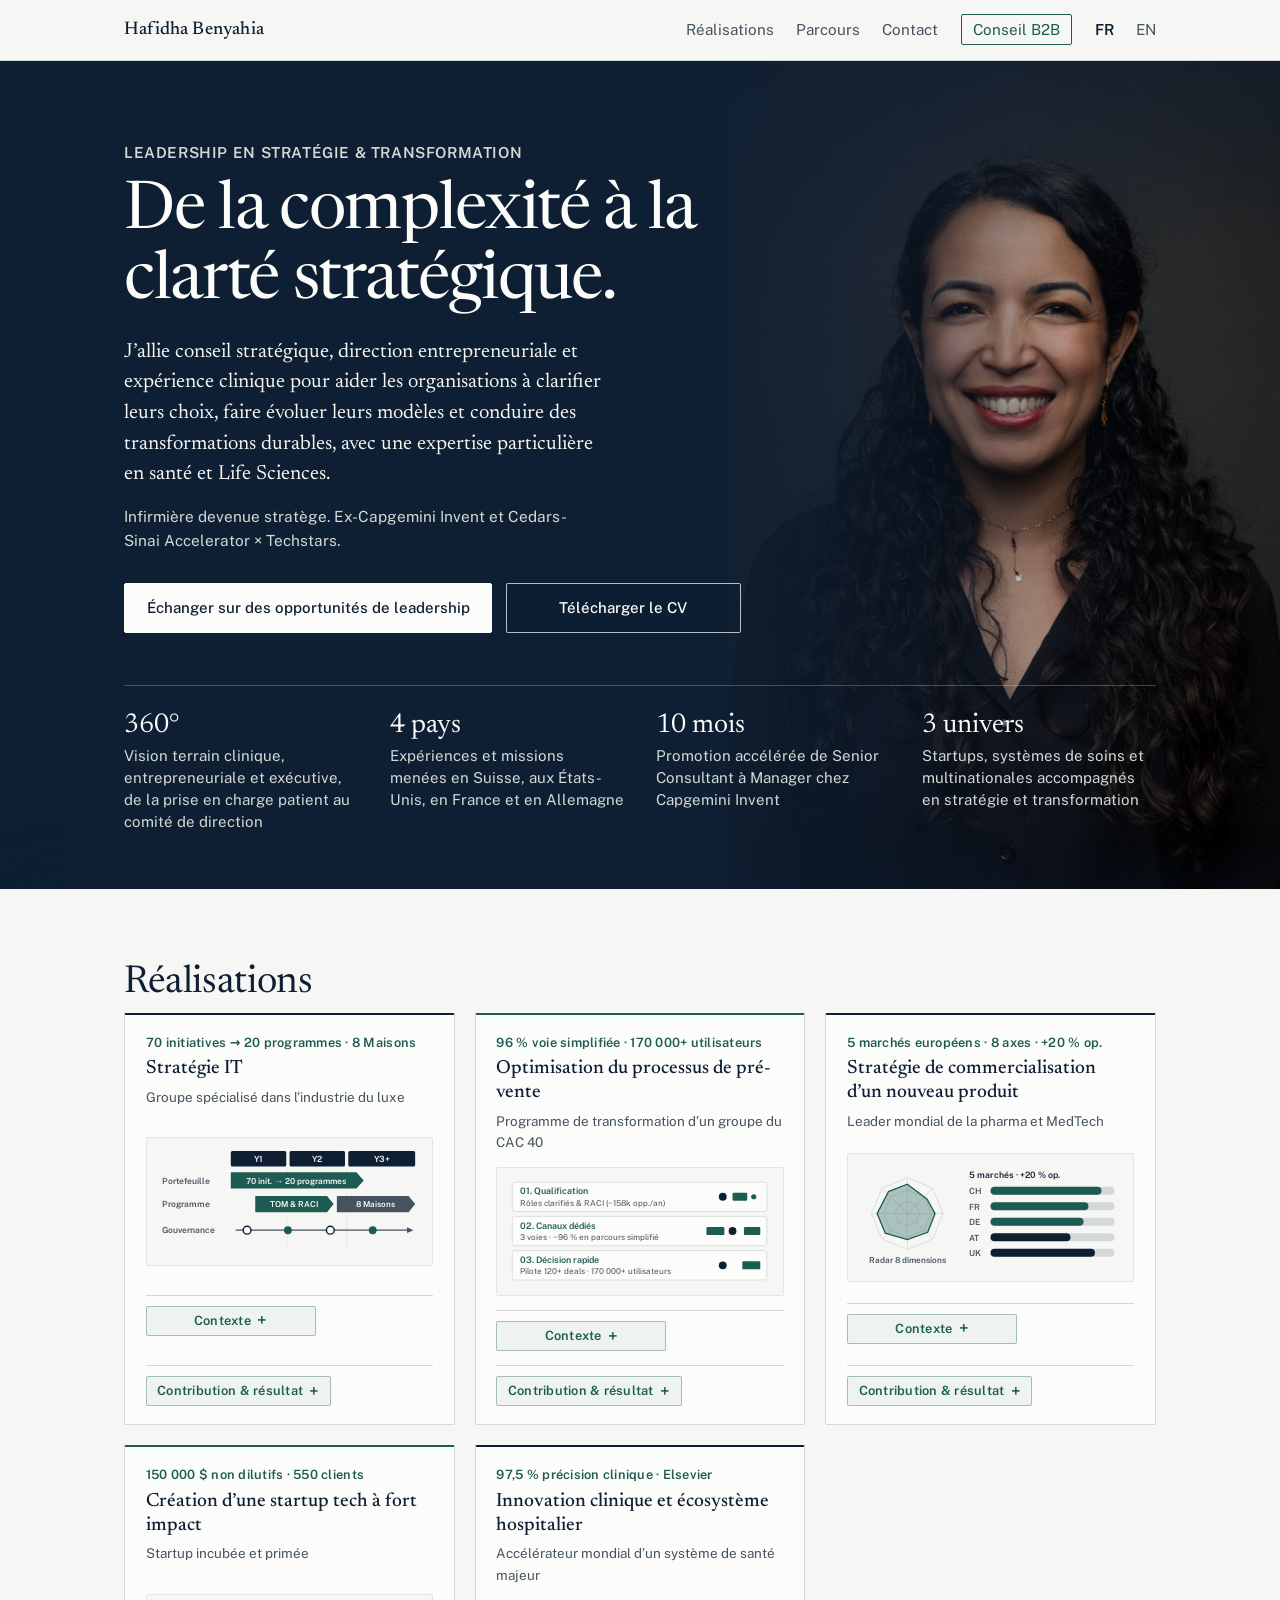
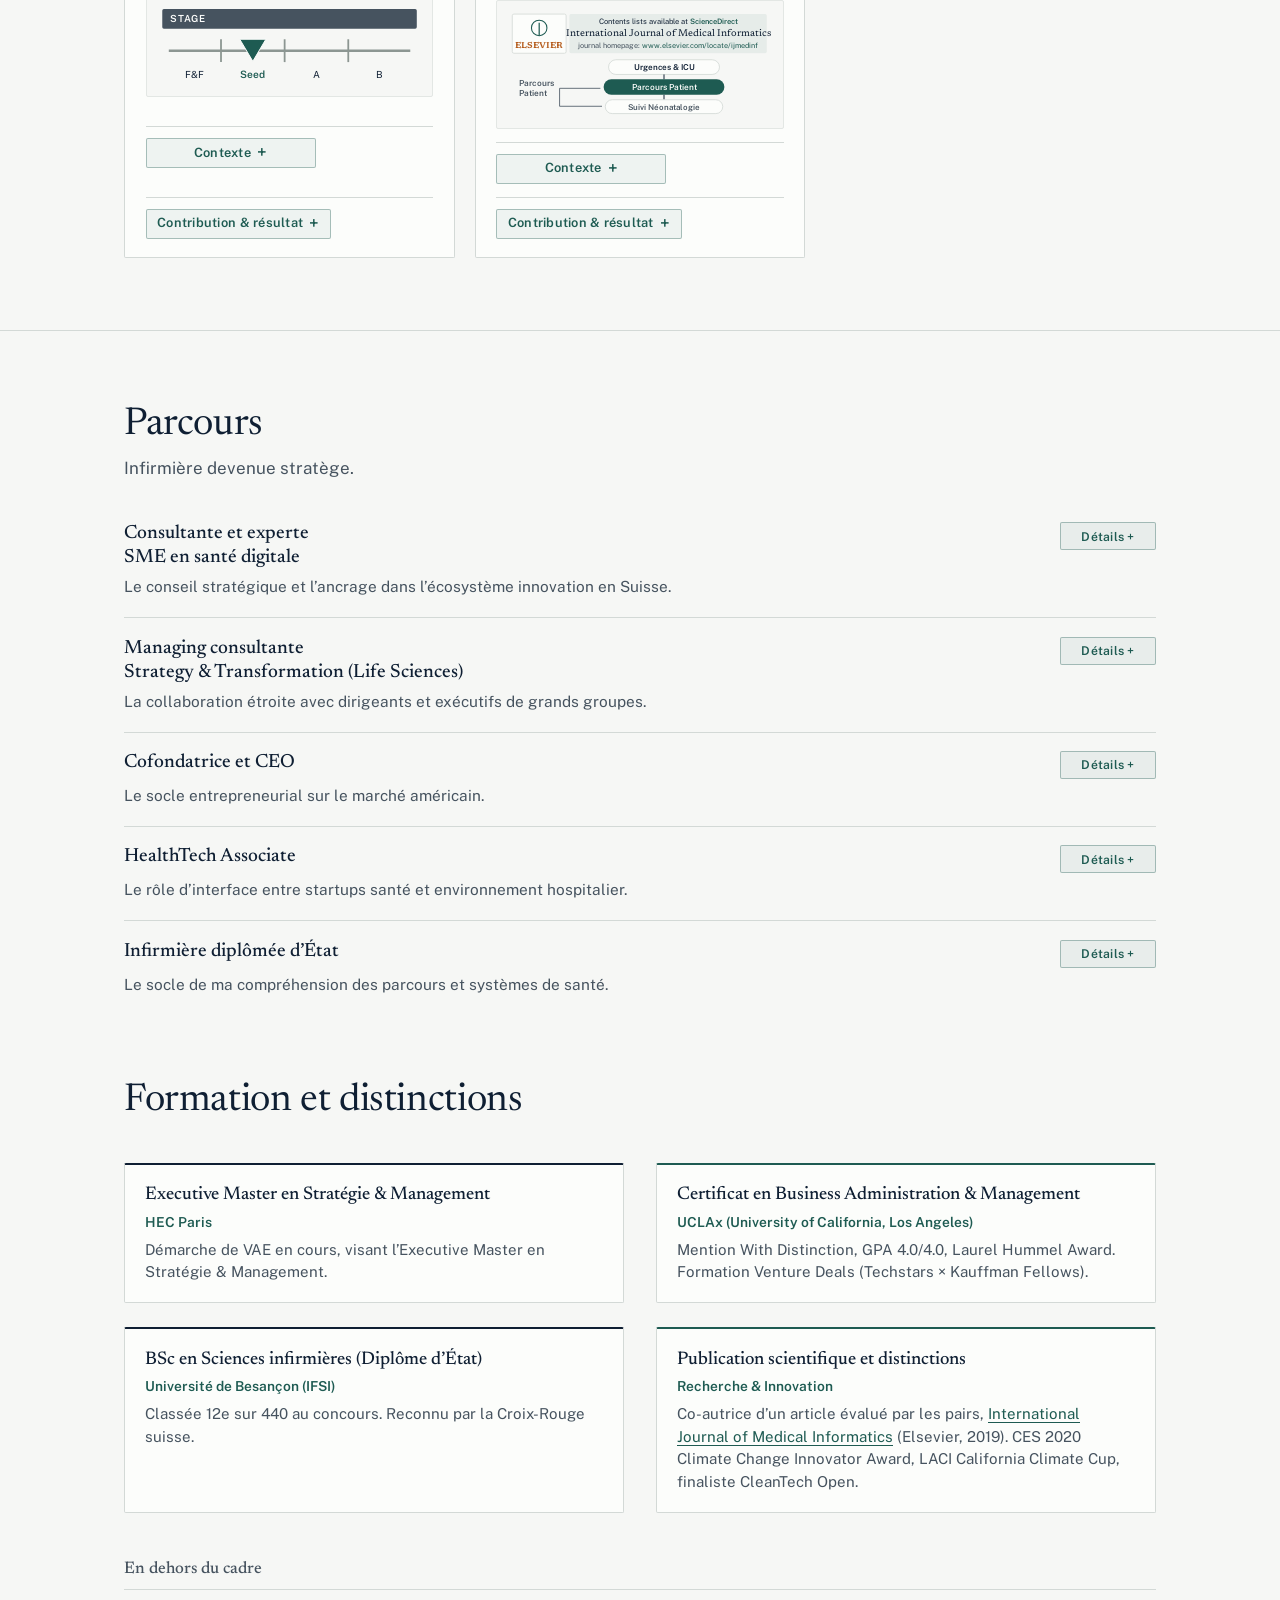
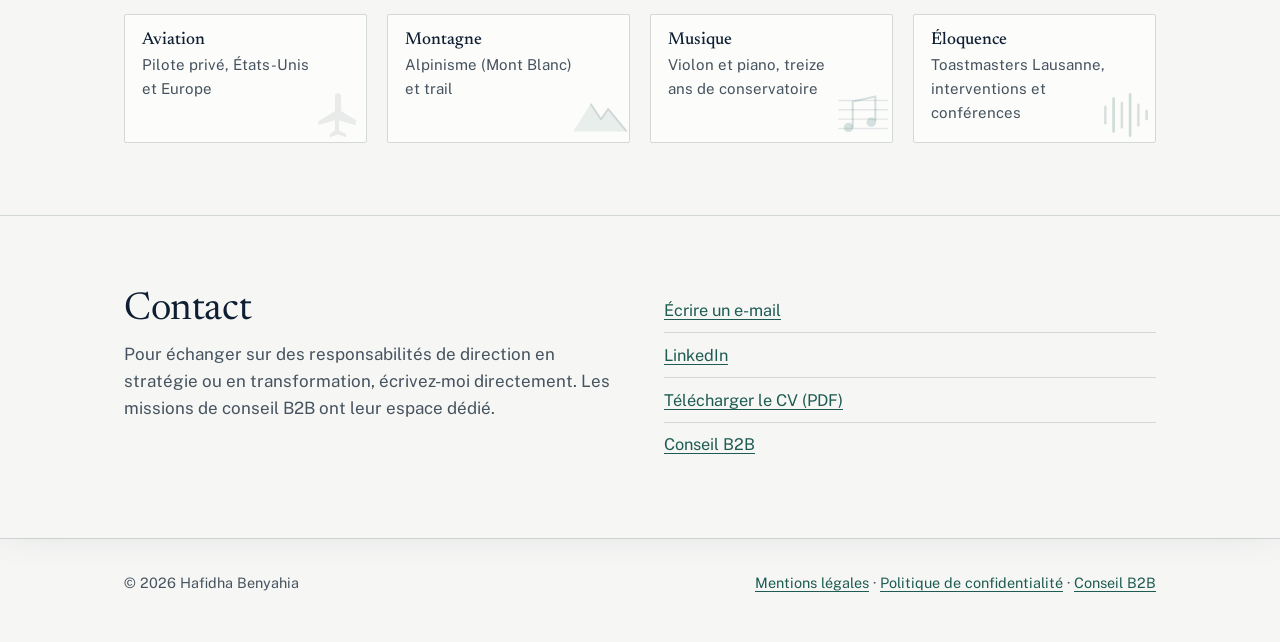
<file: index.html>
<!DOCTYPE html>
<html lang="fr">
<head>
<meta charset="utf-8">
<meta name="viewport" content="width=device-width, initial-scale=1">
<title>Hafidha Benyahia — Leadership en stratégie &amp; transformation</title>
<meta name="description" content="Hafidha Benyahia, leadership en stratégie et transformation. Conseil stratégique, direction entrepreneuriale et expérience clinique, avec une expertise en santé et Life Sciences.">
<link rel="canonical" href="https://hafidha-ben.github.io/">
<link rel="alternate" hreflang="fr" href="https://hafidha-ben.github.io/">
<link rel="alternate" hreflang="en" href="https://hafidha-ben.github.io/en/">
<meta property="og:title" content="Hafidha Benyahia — Leadership en stratégie &amp; transformation">
<meta property="og:description" content="De la complexité à la clarté stratégique. Santé et Life Sciences.">
<meta property="og:image" content="https://hafidha-ben.github.io/og-trajectory-en.png">
<meta property="og:image:width" content="1200">
<meta property="og:image:height" content="630">
<meta property="og:url" content="https://hafidha-ben.github.io/">
<meta property="og:type" content="profile">
<link rel="preconnect" href="https://fonts.googleapis.com">
<link rel="preconnect" href="https://fonts.gstatic.com" crossorigin>
<link href="https://fonts.googleapis.com/css2?family=Newsreader:ital,opsz,wght@0,6..72,400;0,6..72,500;1,6..72,400&amp;family=Public+Sans:wght@400;500;600&amp;display=swap" rel="stylesheet">
<link rel="stylesheet" href="styles.css?v=24">
<script type="application/ld+json">{"@context":"https://schema.org","@type":"Person","name":"Hafidha Benyahia","jobTitle":"Leadership en stratégie et transformation","url":"https://hafidha-ben.github.io/","knowsAbout":["Stratégie","Transformation","Innovation et santé","Life Sciences"],"sameAs":["https://www.linkedin.com/in/hafidhabenyahia"],"alumniOf":["UCLAx","Université de Besançon"]}</script>
</head>
<body id="top">
<a class="skip" href="#main">Aller au contenu</a>
<header><div class="wrap">
<a class="brand" href="#top">Hafidha Benyahia</a>
<nav class="desktop-nav" aria-label="Navigation principale">
<a href="#realisations">Réalisations</a><a href="#parcours">Parcours</a><a href="#contact">Contact</a><a class="advisory" href="conseil.html">Conseil B2B</a><span class="lang" aria-current="true" lang="fr">FR</span><a href="en/" hreflang="en" lang="en">EN</a>
</nav>
<div class="mobile-quick-links" aria-label="Navigation principale">
<a class="quick-nav-btn" href="#top">Profil</a><a class="quick-nav-btn is-active-target" href="conseil.html">Conseil B2B</a>
</div>
<details class="mobile-menu">
<summary aria-label="Menu"><span>Menu</span><span class="menu-bars" aria-hidden="true"></span></summary>
<nav class="mobile-nav-panel" onclick="this.parentElement.removeAttribute('open')" aria-label="Navigation principale">
<a href="#realisations">Réalisations</a><a href="#parcours">Parcours</a><a href="#contact">Contact</a><span class="lang" aria-current="true" lang="fr">FR</span><a href="en/" hreflang="en" lang="en">EN</a>
</nav>
</details>
</div></header>

<main id="main">
<div class="hero-cover"><div class="wrap">
  <p class="role">Leadership en stratégie &amp; transformation</p>
  <h1>De la complexité à la clarté stratégique.</h1>
  <div class="mobile-hero-portrait" aria-hidden="true"></div>
  <p class="lead">J’allie conseil stratégique, direction entrepreneuriale et expérience clinique pour aider les organisations à clarifier leurs choix, faire évoluer leurs modèles et conduire des transformations durables, avec une expertise particulière en santé et Life Sciences.</p>
  <p class="sub">Infirmière devenue stratège. Ex-Capgemini Invent et Cedars-Sinai Accelerator × Techstars.</p>
  <div class="cta"><a class="btn" href="#contact">Échanger sur des opportunités de leadership</a><a href="CV%20Hafidha%20Benyahia%20%28FR%29.pdf">Télécharger le CV</a></div>
  <ul class="facts">
    <li><strong>360°</strong>Vision terrain clinique, entrepreneuriale et exécutive, de la prise en charge patient au comité de direction</li>
    <li><strong>4 pays</strong>Expériences et missions menées en Suisse, aux États-Unis, en France et en Allemagne</li>
    <li><strong>10 mois</strong>Promotion accélérée de Senior Consultant à Manager chez Capgemini Invent</li>
    <li><strong>3 univers</strong>Startups, systèmes de soins et multinationales accompagnés en stratégie et transformation</li>
  </ul>
</div></div>

<div class="content-sheet">
<section id="realisations"><div class="wrap">
<h2>Réalisations</h2>

<div class="vignette-grid">
  <article class="vignette-card">
    <div class="vignette-top">
      <span class="vignette-kpi">70 initiatives → 20 programmes · 8 Maisons</span>
      <h3>Stratégie IT</h3>
      <p class="vignette-meta">Groupe spécialisé dans l’industrie du luxe</p>
    </div>
    <div class="vignette-visual"><svg viewBox="0 0 320 132" role="img" aria-label="Feuille de route et gouvernance IT sur Y1, Y2 et Y3+ : consolidation de 70 initiatives en 20 programmes, TOM et RACI, déploiement sur 8 Maisons">
  <rect x="88" y="5" width="68" height="19" rx="2" fill="#0F1F33"/>
  <text x="122" y="18" text-anchor="middle" font-family="Public Sans, sans-serif" font-size="10.5" font-weight="600" fill="#FCFDFB">Y1</text>
  <rect x="160" y="5" width="68" height="19" rx="2" fill="#0F1F33"/>
  <text x="194" y="18" text-anchor="middle" font-family="Public Sans, sans-serif" font-size="10.5" font-weight="600" fill="#FCFDFB">Y2</text>
  <rect x="232" y="5" width="82" height="19" rx="2" fill="#0F1F33"/>
  <text x="273" y="18" text-anchor="middle" font-family="Public Sans, sans-serif" font-size="10.5" font-weight="600" fill="#FCFDFB">Y3+</text>

  <line x1="158" y1="26" x2="158" y2="122" stroke="#D3D9D6" stroke-dasharray="2 2"/>
  <line x1="230" y1="26" x2="230" y2="122" stroke="#D3D9D6" stroke-dasharray="2 2"/>

  <text x="4" y="45" font-family="Public Sans, sans-serif" font-size="10.5" font-weight="600" fill="#46535F">Portefeuille</text>
  <polygon points="88,31 242,31 251,41 242,51 88,51" fill="#1E5B52"/>
  <text x="168" y="45" text-anchor="middle" font-family="Public Sans, sans-serif" font-size="10.2" font-weight="600" fill="#FCFDFB">70 init. → 20 programmes</text>

  <text x="4" y="74" font-family="Public Sans, sans-serif" font-size="10.5" font-weight="600" fill="#46535F">Programme</text>
  <polygon points="118,60 206,60 214,70 206,80 118,80" fill="#1E5B52"/>
  <text x="165" y="74" text-anchor="middle" font-family="Public Sans, sans-serif" font-size="10" font-weight="600" fill="#FCFDFB">TOM &amp; RACI</text>
  <polygon points="218,60 306,60 314,70 306,80 218,80" fill="#46535F"/>
  <text x="265" y="74" text-anchor="middle" font-family="Public Sans, sans-serif" font-size="10" font-weight="600" fill="#FCFDFB">8 Maisons</text>

  <text x="4" y="106" font-family="Public Sans, sans-serif" font-size="10.5" font-weight="600" fill="#46535F">Gouvernance</text>
  <line x1="94" y1="102" x2="306" y2="102" stroke="#46535F" stroke-width="1.6"/>
  <polygon points="304,98.5 312,102 304,105.5" fill="#46535F"/>
  <circle cx="108" cy="102" r="4.8" fill="#FCFDFB" stroke="#0F1F33" stroke-width="1.8"/>
  <circle cx="158" cy="102" r="4.8" fill="#1E5B52"/>
  <circle cx="210" cy="102" r="4.8" fill="#FCFDFB" stroke="#0F1F33" stroke-width="1.8"/>
  <circle cx="262" cy="102" r="4.8" fill="#1E5B52"/>
</svg></div>
        <details class="vignette-more mobile-context-toggle">
      <summary><span>Contexte</span></summary>
      <p class="vignette-context"><strong>Contexte :</strong> planification IT pluriannuelle aux priorités dispersées entre ses Maisons et ses différents marchés. Trajectoire sur 3 à 5 ans.</p>
    </details>
    <details class="vignette-more">
      <summary>Contribution &amp; résultat</summary>
      <p>Priorisation des initiatives, services partagés, gouvernance de portefeuille et alignement métiers/technologie ; 70 initiatives structurées en 20 programmes pour 8 Maisons.</p>
    </details>
  </article>

  <article class="vignette-card">
    <div class="vignette-top">
      <span class="vignette-kpi">96 % voie simplifiée · 170 000+ utilisateurs</span>
      <h3>Optimisation du processus de pré-vente</h3>
      <p class="vignette-meta">Programme de transformation d’un groupe du CAC 40</p>
    </div>
    <div class="vignette-visual"><svg viewBox="0 0 320 132" role="img" aria-label="Processus de pré-vente structuré en 3 étapes : Qualification RACI, 3 canaux dédiés dont 96 % en voie simplifiée, et Décision rapide sur 170 000+ utilisateurs">
  <rect x="4" y="5" width="312" height="36" rx="3" fill="#FCFDFB" stroke="#D3D9D6"/>
  <text x="14" y="20" font-family="Public Sans, sans-serif" font-size="11" font-weight="600" fill="#1E5B52">01. Qualification</text>
  <text x="14" y="34" font-family="Public Sans, sans-serif" font-size="10" fill="#46535F">Rôles clarifiés &amp; RACI (~158k opp./an)</text>
  <circle cx="262" cy="23" r="4.8" fill="#0F1F33"/>
  <rect x="274" y="18" width="18" height="10" rx="1.5" fill="#1E5B52"/>
  <circle cx="300" cy="23" r="3.2" fill="#1E5B52"/>

  <rect x="4" y="47" width="312" height="36" rx="3" fill="#FCFDFB" stroke="#D3D9D6"/>
  <text x="14" y="62" font-family="Public Sans, sans-serif" font-size="11" font-weight="600" fill="#1E5B52">02. Canaux dédiés</text>
  <text x="14" y="76" font-family="Public Sans, sans-serif" font-size="10" fill="#46535F">3 voies · ~96 % en parcours simplifié</text>
  <rect x="242" y="60" width="22" height="10" rx="1.5" fill="#1E5B52"/>
  <circle cx="274" cy="65" r="4.8" fill="#0F1F33"/>
  <rect x="288" y="60" width="20" height="10" rx="1.5" fill="#1E5B52"/>

  <rect x="4" y="89" width="312" height="36" rx="3" fill="#FCFDFB" stroke="#D3D9D6"/>
  <text x="14" y="104" font-family="Public Sans, sans-serif" font-size="11" font-weight="600" fill="#1E5B52">03. Décision rapide</text>
  <text x="14" y="118" font-family="Public Sans, sans-serif" font-size="10" fill="#46535F">Pilote 120+ deals · 170 000+ utilisateurs</text>
  <circle cx="262" cy="107" r="4.8" fill="#0F1F33"/>
  <rect x="286" y="102" width="22" height="10" rx="1.5" fill="#1E5B52"/>
</svg></div>
        <details class="vignette-more mobile-context-toggle">
      <summary><span>Contexte</span></summary>
      <p class="vignette-context"><strong>Contexte :</strong> validation des deals lente et cloisonnée avec revues redondantes (~158 000 opportunités/an).</p>
    </details>
    <details class="vignette-more">
      <summary>Contribution &amp; résultat</summary>
      <p>Conception du processus cible (catégorisation en trois canaux, rôles clarifiés, revues unifiées), cadrage de la digitalisation (adaptation CRM), déploiement et conduite du changement ; environ 96 % des opportunités orientées vers un parcours simplifié, validé par un pilote sur 120+ deals.</p>
    </details>
  </article>

  <article class="vignette-card">
    <div class="vignette-top">
      <span class="vignette-kpi">5 marchés européens · 8 axes · +20 % op.</span>
      <h3>Stratégie de commercialisation d’un nouveau produit</h3>
      <p class="vignette-meta">Leader mondial de la pharma et MedTech</p>
    </div>
    <div class="vignette-visual"><svg viewBox="0 0 320 132" role="img" aria-label="Analyse sur 8 dimensions et maturité sur 5 marchés européens : CH, FR, DE, AT, UK, cible +20 % gains opérationnels">
  <g transform="translate(58,62)">
    <polygon points="0,-44 31,-31 44,0 31,31 0,44 -31,31 -44,0 -31,-31" fill="none" stroke="#D3D9D6" stroke-width="1"/>
    <polygon points="0,-29 20.5,-20.5 29,0 20.5,20.5 0,29 -20.5,20.5 -29,0 -20.5,-20.5" fill="none" stroke="#D3D9D6" stroke-width="1"/>
    <polygon points="0,-15 10.5,-10.5 15,0 10.5,10.5 0,15 -10.5,10.5 -15,0 -10.5,-10.5" fill="none" stroke="#D3D9D6" stroke-width="1"/>
    <line x1="0" y1="-44" x2="0" y2="44" stroke="#D3D9D6" stroke-width="0.9"/>
    <line x1="-44" y1="0" x2="44" y2="0" stroke="#D3D9D6" stroke-width="0.9"/>
    <line x1="-31" y1="-31" x2="31" y2="31" stroke="#D3D9D6" stroke-width="0.9"/>
    <line x1="-31" y1="31" x2="31" y2="-31" stroke="#D3D9D6" stroke-width="0.9"/>
    <polygon points="0,-36 24,-18 34,0 25,23 0,32 -27,24 -37,0 -23,-27" fill="#1E5B52" fill-opacity="0.34" stroke="#1E5B52" stroke-width="1.6"/>
  </g>
  <text x="58" y="122" text-anchor="middle" font-family="Public Sans, sans-serif" font-size="10.2" font-weight="600" fill="#46535F">Radar 8 dimensions</text>

  <text x="134" y="18" font-family="Public Sans, sans-serif" font-size="10.8" font-weight="600" fill="#0F1F33">5 marchés · +20 % op.</text>

  <text x="134" y="38" font-family="Public Sans, sans-serif" font-size="10.5" font-weight="600" fill="#46535F">CH</text>
  <rect x="160" y="29" width="152" height="10" rx="5" fill="#D3D9D6"/><rect x="160" y="29" width="136" height="10" rx="5" fill="#1E5B52"/>

  <text x="134" y="57" font-family="Public Sans, sans-serif" font-size="10.5" font-weight="600" fill="#46535F">FR</text>
  <rect x="160" y="48" width="152" height="10" rx="5" fill="#D3D9D6"/><rect x="160" y="48" width="120" height="10" rx="5" fill="#1E5B52"/>

  <text x="134" y="76" font-family="Public Sans, sans-serif" font-size="10.5" font-weight="600" fill="#46535F">DE</text>
  <rect x="160" y="67" width="152" height="10" rx="5" fill="#D3D9D6"/><rect x="160" y="67" width="114" height="10" rx="5" fill="#1E5B52"/>

  <text x="134" y="95" font-family="Public Sans, sans-serif" font-size="10.5" font-weight="600" fill="#46535F">AT</text>
  <rect x="160" y="86" width="152" height="10" rx="5" fill="#D3D9D6"/><rect x="160" y="86" width="98" height="10" rx="5" fill="#0F1F33"/>

  <text x="134" y="114" font-family="Public Sans, sans-serif" font-size="10.5" font-weight="600" fill="#46535F">UK</text>
  <rect x="160" y="105" width="152" height="10" rx="5" fill="#D3D9D6"/><rect x="160" y="105" width="128" height="10" rx="5" fill="#0F1F33"/>
</svg></div>
        <details class="vignette-more mobile-context-toggle">
      <summary><span>Contexte</span></summary>
      <p class="vignette-context"><strong>Contexte :</strong> étude de faisabilité et stratégie d’accès au marché pour une innovation MedTech et de distribution sur 5 marchés européens : Suisse, France, Allemagne, Autriche et Royaume-Uni.</p>
    </details>
    <details class="vignette-more">
      <summary>Contribution &amp; résultat</summary>
      <p>Étude et recommandations articulées entre stratégie commerciale, utilité clinique et accès au marché sur huit dimensions : légale, commerciale, stratégique, financière, technologique, processus, parcours patient, capacités internes, de la proposition commerciale à la livraison et à la relation client ; feuille de route construite autour d’un objectif de 20 % de gains opérationnels.</p>
    </details>
  </article>

  <article class="vignette-card">
    <div class="vignette-top">
      <span class="vignette-kpi">150 000 $ non dilutifs · 550 clients</span>
      <h3>Création d’une startup tech à fort impact</h3>
      <p class="vignette-meta">Startup incubée et primée</p>
    </div>
    <div class="vignette-visual"><svg viewBox="0 0 320 100" role="img" aria-label="Stade de maturité de l'entreprise : Seed entre F&amp;F, Série A et Série B">
  <rect x="4" y="5" width="312" height="24" rx="2" fill="#46535F"/>
  <text x="14" y="21" font-family="Public Sans, sans-serif" font-size="12" font-weight="600" letter-spacing=".06em" fill="#FCFDFB">STAGE</text>

  <line x1="12" y1="56" x2="308" y2="56" stroke="#8C9692" stroke-width="3"/>
  <line x1="76" y1="42" x2="76" y2="70" stroke="#8C9692" stroke-width="2.2"/>
  <line x1="154" y1="42" x2="154" y2="70" stroke="#8C9692" stroke-width="2.2"/>
  <line x1="232" y1="42" x2="232" y2="70" stroke="#8C9692" stroke-width="2.2"/>

  <polygon points="99,42 131,42 115,69" fill="#1E5B52" stroke="#FCFDFB" stroke-width="1.2"/>

  <text x="44" y="90" text-anchor="middle" font-family="Public Sans, sans-serif" font-size="12" fill="#0F1F33">F&amp;F</text>
  <text x="115" y="90" text-anchor="middle" font-family="Public Sans, sans-serif" font-size="12.5" font-weight="600" fill="#1E5B52">Seed</text>
  <text x="193" y="90" text-anchor="middle" font-family="Public Sans, sans-serif" font-size="12" fill="#0F1F33">A</text>
  <text x="270" y="90" text-anchor="middle" font-family="Public Sans, sans-serif" font-size="12" fill="#0F1F33">B</text>
</svg></div>
        <details class="vignette-more mobile-context-toggle">
      <summary><span>Contexte</span></summary>
      <p class="vignette-context"><strong>Contexte :</strong> absence d’option pratique et abordable pour partager un trajet interurbain, routes encombrées, objectifs environnementaux ambitieux et enjeux de stationnement pour les entreprises.</p>
    </details>
    <details class="vignette-more">
      <summary>Contribution &amp; résultat</summary>
      <p>Cofondatrice et CEO : direction générale, P&amp;L, deux pivots stratégiques (de C2C vers B2B et B2B2C), comité consultatif de 9 membres ; 150 000 $ de financements non dilutifs, 550 clients avant le lancement pour plus de 2 500 leads (23,6 %), partenariat d’intégration avec LADOT (réseau de transports publics de Los Angeles) pour des solutions de mobilité multimodales et écologiques.</p>
    </details>
  </article>

  <article class="vignette-card">
    <div class="vignette-top">
      <span class="vignette-kpi">97,5 % précision clinique · Elsevier</span>
      <h3>Innovation clinique et écosystème hospitalier</h3>
      <p class="vignette-meta">Accélérateur mondial d’un système de santé majeur</p>
    </div>
    <div class="vignette-visual"><svg viewBox="0 0 320 132" role="img" aria-label="Publication Elsevier International Journal of Medical Informatics et parcours clinique Urgences &amp; ICU vers Parcours Patient et Suivi Néonatalogie">
  <rect x="4" y="5" width="66" height="48" rx="2" fill="#FCFDFB" stroke="#D3D9D6"/>
  <circle cx="37" cy="22" r="9.5" fill="none" stroke="#1E5B52" stroke-width="1.3"/>
  <line x1="37" y1="15.5" x2="37" y2="31.5" stroke="#1E5B52" stroke-width="1.5"/>
  <text x="37" y="47" text-anchor="middle" font-family="Newsreader, Georgia, serif" font-size="10.5" font-weight="600" fill="#B55D1E">ELSEVIER</text>

  <rect x="74" y="5" width="242" height="48" rx="2" fill="#E6ECE9"/>
  <text x="195" y="17" text-anchor="middle" font-family="Public Sans, sans-serif" font-size="9.2" fill="#0F1F33">Contents lists available at <tspan fill="#1E5B52" font-weight="600">ScienceDirect</tspan></text>
  <text x="195" y="32" text-anchor="middle" font-family="Newsreader, Georgia, serif" font-size="12" fill="#0F1F33">International Journal of Medical Informatics</text>
  <text x="195" y="46" text-anchor="middle" font-family="Public Sans, sans-serif" font-size="9" fill="#46535F">journal homepage: <tspan fill="#1E5B52">www.elsevier.com/locate/ijmedinf</tspan></text>

  <rect x="122" y="61" width="136" height="18" rx="9" fill="#FCFDFB" stroke="#D3D9D6"/>
  <text x="190" y="73.5" text-anchor="middle" font-family="Public Sans, sans-serif" font-size="10" font-weight="600" fill="#0F1F33">Urgences &amp; ICU</text>
  <line x1="190" y1="79" x2="190" y2="85" stroke="#0F1F33" stroke-width="1.2"/>

  <rect x="116" y="85" width="148" height="19" rx="9.5" fill="#1E5B52"/>
  <text x="190" y="98" text-anchor="middle" font-family="Public Sans, sans-serif" font-size="10.2" font-weight="600" fill="#FCFDFB">Parcours Patient</text>

  <line x1="190" y1="104" x2="190" y2="110" stroke="#0F1F33" stroke-width="1.2"/>
  <rect x="118" y="110" width="144" height="17" rx="8.5" fill="#FCFDFB" stroke="#D3D9D6"/>
  <text x="190" y="122" text-anchor="middle" font-family="Public Sans, sans-serif" font-size="9.8" font-weight="600" fill="#46535F">Suivi Néonatalogie</text>

  <text x="12" y="93" font-family="Public Sans, sans-serif" font-size="10.2" font-weight="600" fill="#46535F">Parcours</text>
  <text x="12" y="106" font-family="Public Sans, sans-serif" font-size="10.2" font-weight="600" fill="#46535F">Patient</text>
  <polyline points="62,96 112,96" fill="none" stroke="#46535F" stroke-width="1"/>
  <polyline points="62,96 62,118 114,118" fill="none" stroke="#46535F" stroke-width="1"/>
</svg></div>
        <details class="vignette-more mobile-context-toggle">
      <summary><span>Contexte</span></summary>
      <p class="vignette-context"><strong>Contexte :</strong> évaluer en conditions cliniques réelles au Cedars-Sinai une plateforme vocale de collecte de l’historique médical des patients (CardioCube) et soutenir un outil d’accompagnement des parents en néonatalogie (Nicolette).</p>
    </details>
    <details class="vignette-more">
      <summary>Contribution &amp; résultat</summary>
      <p>Pilotage de l’étude en partenariat avec le centre de cardiologie et participation aux tests patients (CardioCube) ; pour Nicolette, animation de focus groups et d’un pilote avec le centre de néonatalogie au Children’s Hospital, cadrage et wireframing du support patient et intégration avec l’IT du centre hospitalier ; 97,5 % de précision de la collecte de données médicales (432 données, étude de faisabilité sur 22 participants), publiée dans l’<a href="https://www.sciencedirect.com/science/article/abs/pii/S1386505619303417" target="_blank" rel="noopener noreferrer">International Journal of Medical Informatics</a> (Elsevier, 2019), dont je suis co-autrice.</p>
    </details>
  </article>
</div>
</div></section>

<section id="parcours"><div class="wrap">
<h2>Parcours</h2>
<p class="intro">Infirmière devenue stratège.</p>
<ol class="timeline">
  <li>
    <details class="exp-entry">
      <summary>
        <div class="exp-head-row"><h3>Consultante et experte<br>SME en santé digitale</h3></div>
        <p class="exp-tagline">Le conseil stratégique et l’ancrage dans l’écosystème innovation en Suisse.</p>
      </summary>
      <div class="exp-body">
        <p class="exp-meta">H4 (Lausanne), ISfTeH &amp; MassChallenge Switzerland · Depuis 2025</p>
        <p>Conception de flux automatisés et d’assistants IA pour le pilotage d’activité et la conformité. Membre du comité consultatif de H4, représentante suisse à l’ISfTeH, jurée de sélection pour MassChallenge Switzerland.</p>
      </div>
    </details>
  </li>

  <li>
    <details class="exp-entry">
      <summary>
        <div class="exp-head-row"><h3>Managing consultante<br>Strategy &amp; Transformation (Life Sciences)</h3></div>
        <p class="exp-tagline">La collaboration étroite avec dirigeants et exécutifs de grands groupes.</p>
      </summary>
      <div class="exp-body">
        <p class="exp-meta">Capgemini Invent, Zurich et international · Mars 2022 — déc. 2023 (promotion accélérée après 10 mois)</p>
        <p>Promue Manager après dix mois (Senior Consultant de mars à déc. 2022, Manager en 2023). Pilotage de transformations, modèles opérationnels cibles et stratégies d’accès au marché en santé et Life Sciences.</p>
      </div>
    </details>
  </li>

  <li>
    <details class="exp-entry">
      <summary>
        <div class="exp-head-row"><h3>Cofondatrice et CEO</h3></div>
        <p class="exp-tagline">Le socle entrepreneurial sur le marché américain.</p>
      </summary>
      <div class="exp-body">
        <p class="exp-meta">RideSVP Inc., Los Angeles · 2018 à 2022</p>
        <p>Entrepreneuriat, stratégie, développement de produit, levée de fonds. Direction de l’entreprise, deux pivots stratégiques (de C2C vers B2B et B2B2C), P&amp;L et comité consultatif de 9 membres ; 150 000 $ de financements non dilutifs, 550 clients avant le lancement pour plus de 2 500 leads (23,6 %), partenariat d’intégration avec LADOT.</p>
      </div>
    </details>
  </li>

  <li>
    <details class="exp-entry">
      <summary>
        <div class="exp-head-row"><h3>HealthTech Associate</h3></div>
        <p class="exp-tagline">Le rôle d’interface entre startups santé et environnement hospitalier.</p>
      </summary>
      <div class="exp-body">
        <p class="exp-meta">Cedars-Sinai Accelerator × Techstars, Los Angeles, USA · 2018</p>
        <p>Interface entre startups santé et environnement hospitalier (plus de 10 M$ levés par les startups accompagnées), études cliniques et intégration terrain.</p>
      </div>
    </details>
  </li>

  <li>
    <details class="exp-entry">
      <summary>
        <div class="exp-head-row"><h3>Infirmière diplômée d’État</h3></div>
        <p class="exp-tagline">Le socle de ma compréhension des parcours et systèmes de santé.</p>
      </summary>
      <div class="exp-body">
        <p class="exp-meta">eHnv, canton de Vaud · 2011 à 2016, renfort 2020</p>
        <p>Urgences, soins intensifs, salle de réveil, chirurgie, renfort en soins critiques (2020), eHnv (canton de Vaud). Le socle de ma compréhension des systèmes de santé.</p>
      </div>
    </details>
  </li>
</ol>

<h2 style="margin-top:4rem">Formation et distinctions</h2>
<p class="intro"></p>
<div class="creds">
  <article class="cred-card">
    <h3>Executive Master en Stratégie &amp; Management</h3>
    <p class="cred-school">HEC Paris</p>
    <p>Démarche de VAE en cours, visant l’Executive Master en Stratégie &amp; Management.</p>
  </article>

  <article class="cred-card">
    <h3>Certificat en Business Administration &amp; Management</h3>
    <p class="cred-school">UCLAx (University of California, Los Angeles)</p>
    <p>Mention With Distinction, GPA 4.0/4.0, Laurel Hummel Award. Formation Venture Deals (Techstars × Kauffman Fellows).</p>
  </article>

  <article class="cred-card">
    <h3>BSc en Sciences infirmières (Diplôme d’État)</h3>
    <p class="cred-school">Université de Besançon (IFSI)</p>
    <p>Classée 12e sur 440 au concours. Reconnu par la Croix-Rouge suisse.</p>
  </article>

  <article class="cred-card">
    <h3>Publication scientifique et distinctions</h3>
    <p class="cred-school">Recherche &amp; Innovation</p>
    <p>Co-autrice d’un article évalué par les pairs, <a href="https://www.sciencedirect.com/science/article/abs/pii/S1386505619303417" target="_blank" rel="noopener noreferrer">International Journal of Medical Informatics</a> (Elsevier, 2019). CES 2020 Climate Change Innovator Award, LACI California Climate Cup, finaliste CleanTech Open.</p>
  </article>
</div>

<p class="beyond-title">En dehors du cadre</p>
<ul class="beyond">
  <li><span class="beyond-watermark" aria-hidden="true"><svg viewBox="0 0 64 64"><path d="M52 38L36 28V14a3 3 0 0 0-6 0v14L14 38v4l16-5v10l-5 3.5v3l8-2.5 8 2.5v-3L34 47V37l16 5v-4z" fill="#0F1F33" fill-opacity="0.08"/></svg></span><div class="beyond-content"><strong>Aviation</strong>Pilote privé, États-Unis et Europe</div></li>
  <li><span class="beyond-watermark" aria-hidden="true"><svg viewBox="0 0 64 64"><path d="M6 48L23 21l10 15 7-10 18 22H6z" fill="#1E5B52" fill-opacity="0.09"/><path d="M23 21l10 15 7-10 18 22" fill="none" stroke="#0F1F33" stroke-opacity="0.14" stroke-width="1.8" stroke-linejoin="round"/></svg></span><div class="beyond-content"><strong>Montagne</strong>Alpinisme (Mont Blanc) et trail</div></li>
  <li><span class="beyond-watermark" aria-hidden="true"><svg viewBox="0 0 64 64"><line x1="8" y1="18" x2="56" y2="18" stroke="#0F1F33" stroke-opacity="0.10" stroke-width="1.4"/><line x1="8" y1="27" x2="56" y2="27" stroke="#0F1F33" stroke-opacity="0.10" stroke-width="1.4"/><line x1="8" y1="36" x2="56" y2="36" stroke="#0F1F33" stroke-opacity="0.10" stroke-width="1.4"/><line x1="8" y1="45" x2="56" y2="45" stroke="#0F1F33" stroke-opacity="0.10" stroke-width="1.4"/><path d="M22 44V19l22-5v24" fill="none" stroke="#1E5B52" stroke-opacity="0.18" stroke-width="2"/><circle cx="18" cy="44" r="4.5" fill="#1E5B52" fill-opacity="0.18"/><circle cx="40" cy="39" r="4.5" fill="#1E5B52" fill-opacity="0.18"/></svg></span><div class="beyond-content"><strong>Musique</strong>Violon et piano, treize ans de conservatoire</div></li>
  <li><span class="beyond-watermark" aria-hidden="true"><svg viewBox="0 0 64 64"><line x1="12" y1="24" x2="12" y2="40" stroke="#0F1F33" stroke-opacity="0.14" stroke-width="2.4" stroke-linecap="round"/><line x1="20" y1="16" x2="20" y2="48" stroke="#1E5B52" stroke-opacity="0.20" stroke-width="2.6" stroke-linecap="round"/><line x1="28" y1="20" x2="28" y2="44" stroke="#0F1F33" stroke-opacity="0.14" stroke-width="2.4" stroke-linecap="round"/><line x1="36" y1="12" x2="36" y2="52" stroke="#1E5B52" stroke-opacity="0.20" stroke-width="2.6" stroke-linecap="round"/><line x1="44" y1="22" x2="44" y2="42" stroke="#0F1F33" stroke-opacity="0.14" stroke-width="2.4" stroke-linecap="round"/><line x1="52" y1="28" x2="52" y2="36" stroke="#1E5B52" stroke-opacity="0.18" stroke-width="2.4" stroke-linecap="round"/></svg></span><div class="beyond-content"><strong>Éloquence</strong>Toastmasters Lausanne, interventions et conférences</div></li>
</ul>
</div></section>

<section id="contact"><div class="wrap">
<div><h2>Contact</h2><p class="intro" style="margin-bottom:0">Pour échanger sur des responsabilités de direction en stratégie ou en transformation, écrivez-moi directement. Les missions de conseil B2B ont leur espace dédié.</p></div>
<ul class="contact-list">
<li><a href="#" class="js-mail" data-mail="aGFmaWRoYS5iZW4ucHJvQGdtYWlsLmNvbQ==">Écrire un e-mail</a></li>
<li><a href="https://www.linkedin.com/in/hafidhabenyahia" target="_blank" rel="noopener noreferrer">LinkedIn</a></li>
<li><a href="CV%20Hafidha%20Benyahia%20%28FR%29.pdf">Télécharger le CV (PDF)</a></li>
<li><a href="conseil.html">Conseil B2B</a></li>
</ul></div></section>
</div>
</main>
<footer><div class="wrap"><span>© 2026 Hafidha Benyahia</span><span><a href="mentions-legales.html">Mentions légales</a> · <a href="confidentialite.html">Politique de confidentialité</a> · <a href="conseil.html">Conseil B2B</a></span></div></footer>
<script>
document.querySelectorAll('.js-mail').forEach(el => {
  el.addEventListener('click', e => {
    e.preventDefault();
    const addr = atob(el.getAttribute('data-mail'));
    window.location.href = 'mailto:' + addr;
  });
});
</script>
<script data-goatcounter="https://hafidha-ben.goatcounter.com/count" async src="//gc.zgo.at/count.js"></script>
</body>
</html>
</file>
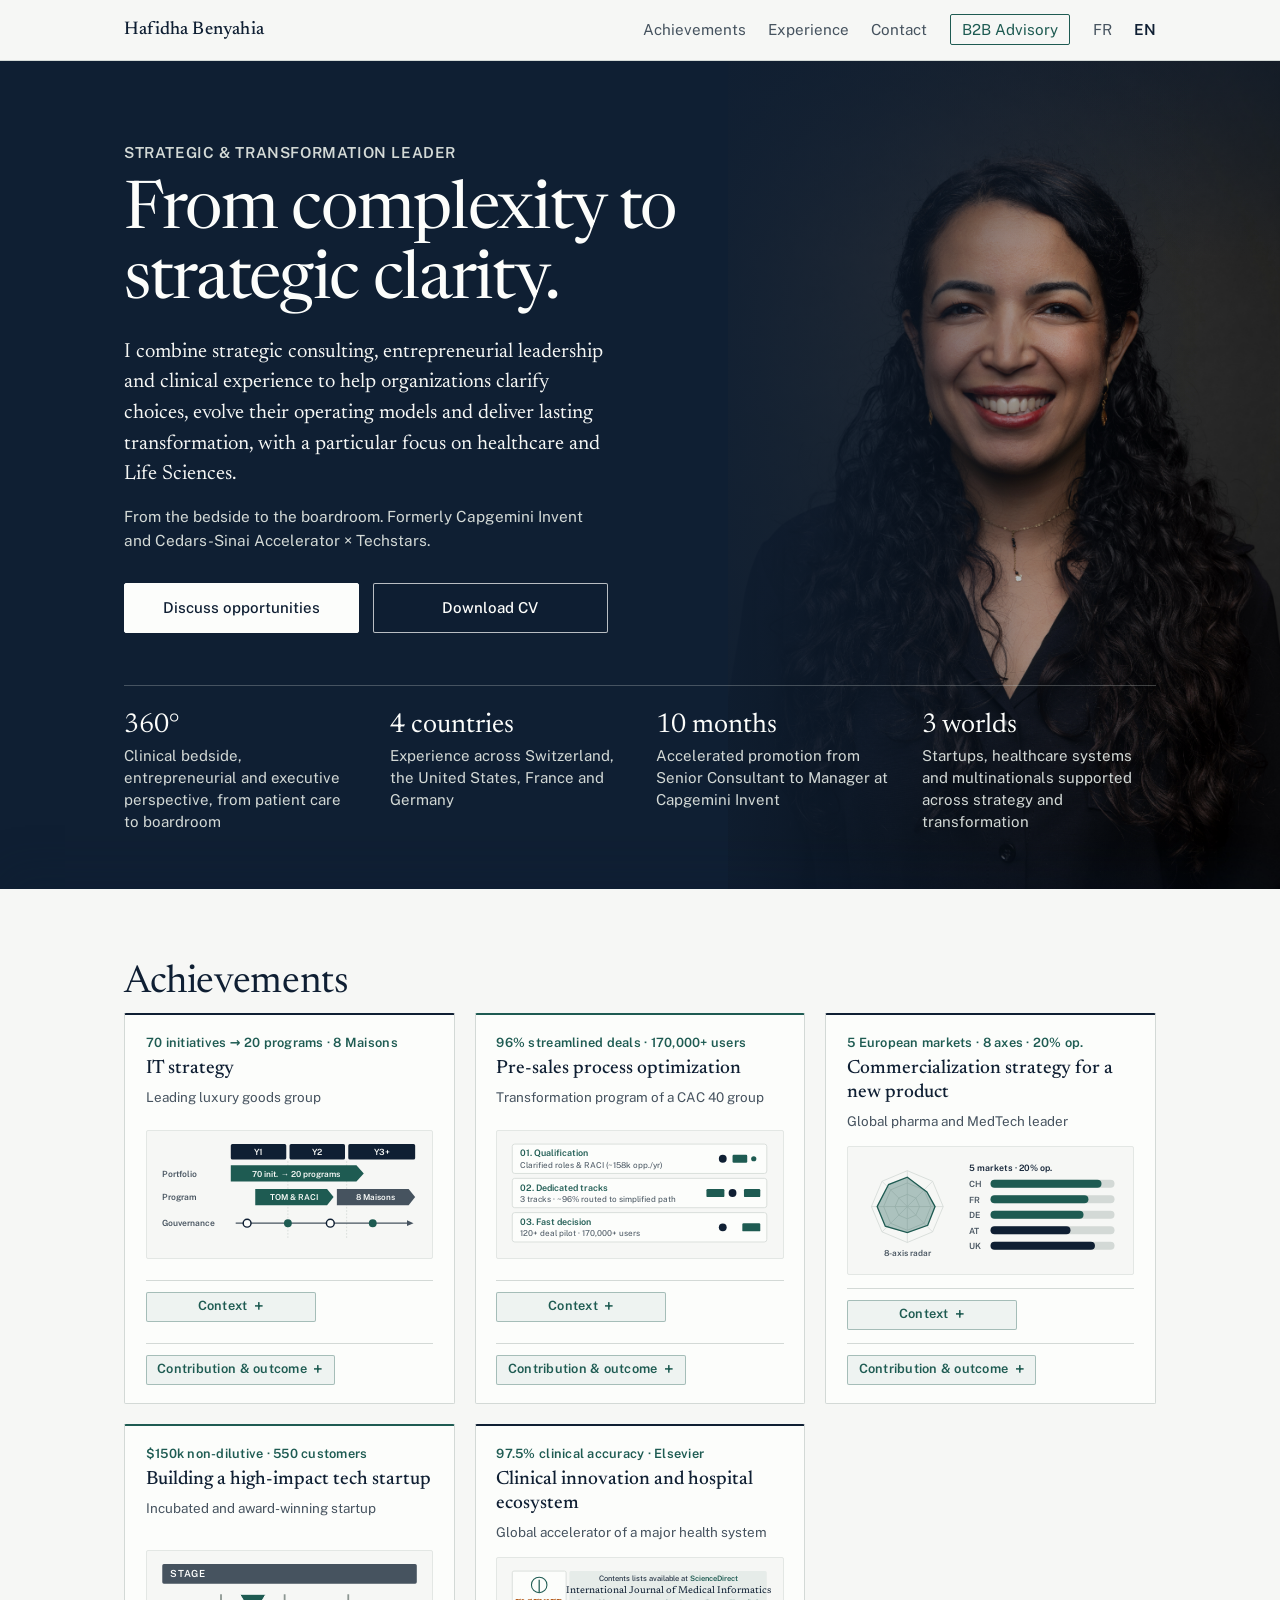
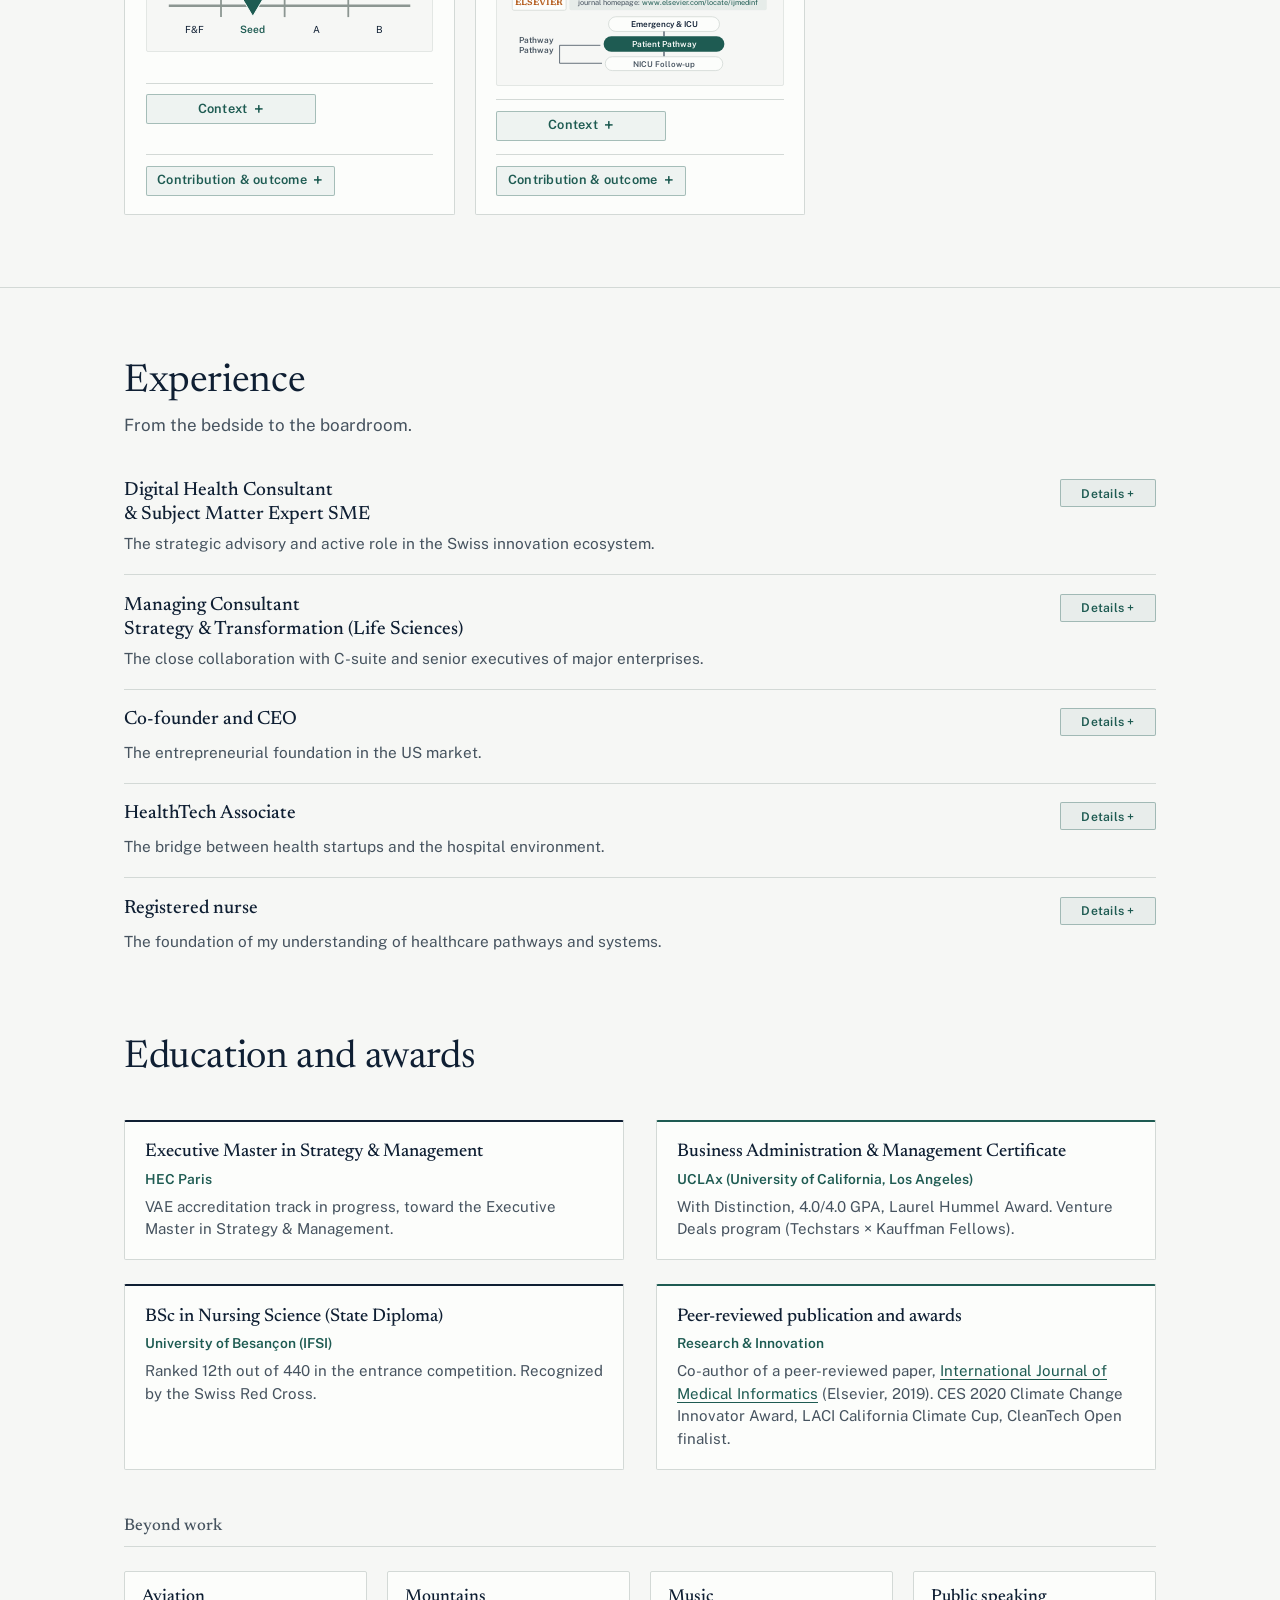
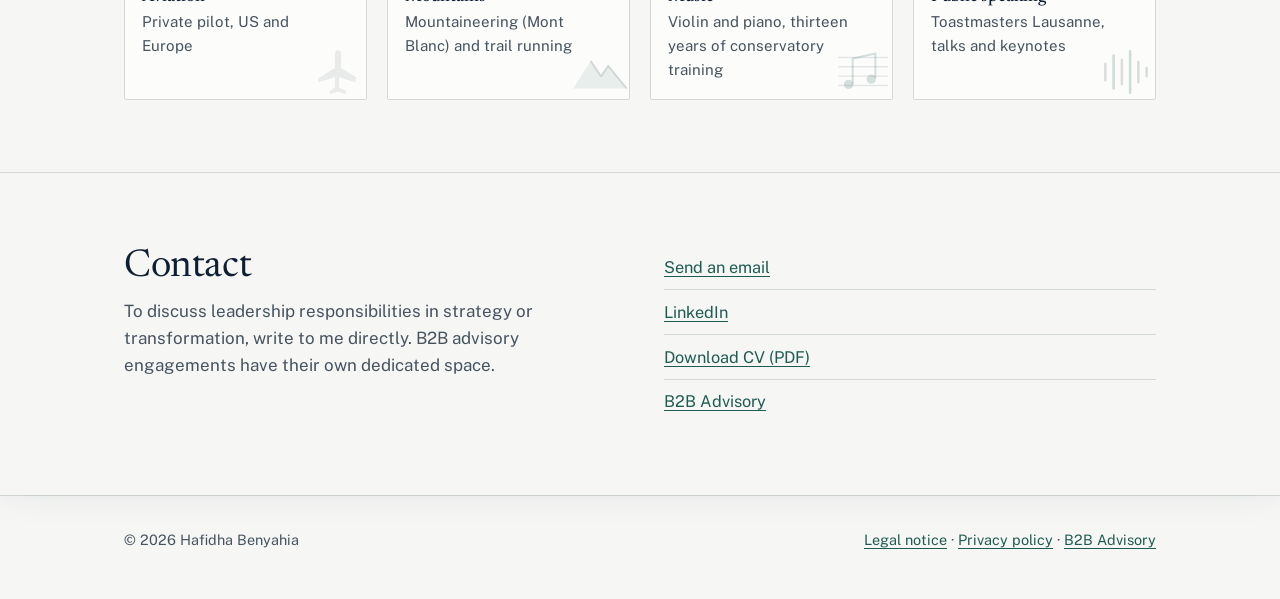
<file: en/index.html>
<!DOCTYPE html>
<html lang="en">
<head>
<meta charset="utf-8">
<meta name="viewport" content="width=device-width, initial-scale=1">
<title>Hafidha Benyahia — Strategic &amp; Transformation Leader</title>
<meta name="description" content="Hafidha Benyahia, Strategic &amp; Transformation Leader. Strategic consulting, entrepreneurial leadership and clinical experience, with a focus on healthcare and Life Sciences.">
<link rel="canonical" href="https://hafidha-ben.github.io/en/">
<link rel="alternate" hreflang="fr" href="https://hafidha-ben.github.io/">
<link rel="alternate" hreflang="en" href="https://hafidha-ben.github.io/en/">
<meta property="og:title" content="Hafidha Benyahia — Strategic &amp; Transformation Leader">
<meta property="og:description" content="From complexity to strategic clarity. Healthcare and Life Sciences.">
<meta property="og:image" content="https://hafidha-ben.github.io/og-trajectory-en.png">
<meta property="og:image:width" content="1200">
<meta property="og:image:height" content="630">
<meta property="og:url" content="https://hafidha-ben.github.io/en/">
<meta property="og:type" content="profile">
<link rel="preconnect" href="https://fonts.googleapis.com">
<link rel="preconnect" href="https://fonts.gstatic.com" crossorigin>
<link href="https://fonts.googleapis.com/css2?family=Newsreader:ital,opsz,wght@0,6..72,400;0,6..72,500;1,6..72,400&amp;family=Public+Sans:wght@400;500;600&amp;display=swap" rel="stylesheet">
<link rel="stylesheet" href="../styles.css?v=24">
<script type="application/ld+json">{"@context":"https://schema.org","@type":"Person","name":"Hafidha Benyahia","jobTitle":"Strategic & Transformation Leader","url":"https://hafidha-ben.github.io/en/","knowsAbout":["Strategy","Transformation","Innovation and healthcare","Life Sciences"],"sameAs":["https://www.linkedin.com/in/hafidhabenyahia"],"alumniOf":["UCLAx","University of Besançon"]}</script>
</head>
<body id="top">
<a class="skip" href="#main">Skip to content</a>
<header><div class="wrap">
<a class="brand" href="#top">Hafidha Benyahia</a>
<nav class="desktop-nav" aria-label="Main navigation">
<a href="#achievements">Achievements</a><a href="#experience">Experience</a><a href="#contact">Contact</a><a class="advisory" href="conseil.html">B2B Advisory</a><a href="../" hreflang="fr" lang="fr">FR</a><span class="lang" aria-current="true" lang="en">EN</span>
</nav>
<div class="mobile-quick-links" aria-label="Main navigation">
<a class="quick-nav-btn" href="#top">Profile</a><a class="quick-nav-btn is-active-target" href="conseil.html">B2B Advisory</a>
</div>
<details class="mobile-menu">
<summary aria-label="Menu"><span>Menu</span><span class="menu-bars" aria-hidden="true"></span></summary>
<nav class="mobile-nav-panel" onclick="this.parentElement.removeAttribute('open')" aria-label="Main navigation">
<a href="#achievements">Achievements</a><a href="#experience">Experience</a><a href="#contact">Contact</a><a href="../" hreflang="fr" lang="fr">FR</a><span class="lang" aria-current="true" lang="en">EN</span>
</nav>
</details>
</div></header>

<main id="main">
<div class="hero-cover en-bg"><div class="wrap">
  <p class="role">Strategic &amp; Transformation Leader</p>
  <h1>From complexity to strategic clarity.</h1>
  <div class="mobile-hero-portrait en-bg" aria-hidden="true"></div>
  <p class="lead">I combine strategic consulting, entrepreneurial leadership and clinical experience to help organizations clarify choices, evolve their operating models and deliver lasting transformation, with a particular focus on healthcare and Life Sciences.</p>
  <p class="sub">From the bedside to the boardroom. Formerly Capgemini Invent and Cedars-Sinai Accelerator × Techstars.</p>
  <div class="cta"><a class="btn" href="#contact">Discuss opportunities</a><a href="../CV%20Hafidha%20Benyahia%20%28EN%29.pdf">Download CV</a></div>
  <ul class="facts">
    <li><strong>360°</strong>Clinical bedside, entrepreneurial and executive perspective, from patient care to boardroom</li>
    <li><strong>4 countries</strong>Experience across Switzerland, the United States, France and Germany</li>
    <li><strong>10 months</strong>Accelerated promotion from Senior Consultant to Manager at Capgemini Invent</li>
    <li><strong>3 worlds</strong>Startups, healthcare systems and multinationals supported across strategy and transformation</li>
  </ul>
</div></div>

<div class="content-sheet">
<section id="achievements"><div class="wrap">
<h2>Achievements</h2>

<div class="vignette-grid">
  <article class="vignette-card">
    <div class="vignette-top">
      <span class="vignette-kpi">70 initiatives → 20 programs · 8 Maisons</span>
      <h3>IT strategy</h3>
      <p class="vignette-meta">Leading luxury goods group</p>
    </div>
    <div class="vignette-visual"><svg viewBox="0 0 320 132" role="img" aria-label="IT roadmap and governance across Y1, Y2 and Y3+: consolidation of 70 initiatives into 20 programs, TOM and RACI, rollout across 8 Maisons">
  <rect x="88" y="5" width="68" height="19" rx="2" fill="#0F1F33"/>
  <text x="122" y="18" text-anchor="middle" font-family="Public Sans, sans-serif" font-size="10.5" font-weight="600" fill="#FCFDFB">Y1</text>
  <rect x="160" y="5" width="68" height="19" rx="2" fill="#0F1F33"/>
  <text x="194" y="18" text-anchor="middle" font-family="Public Sans, sans-serif" font-size="10.5" font-weight="600" fill="#FCFDFB">Y2</text>
  <rect x="232" y="5" width="82" height="19" rx="2" fill="#0F1F33"/>
  <text x="273" y="18" text-anchor="middle" font-family="Public Sans, sans-serif" font-size="10.5" font-weight="600" fill="#FCFDFB">Y3+</text>

  <line x1="158" y1="26" x2="158" y2="122" stroke="#D3D9D6" stroke-dasharray="2 2"/>
  <line x1="230" y1="26" x2="230" y2="122" stroke="#D3D9D6" stroke-dasharray="2 2"/>

  <text x="4" y="45" font-family="Public Sans, sans-serif" font-size="10.5" font-weight="600" fill="#46535F">Portfolio</text>
  <polygon points="88,31 242,31 251,41 242,51 88,51" fill="#1E5B52"/>
  <text x="168" y="45" text-anchor="middle" font-family="Public Sans, sans-serif" font-size="10.2" font-weight="600" fill="#FCFDFB">70 init. → 20 programs</text>

  <text x="4" y="74" font-family="Public Sans, sans-serif" font-size="10.5" font-weight="600" fill="#46535F">Program</text>
  <polygon points="118,60 206,60 214,70 206,80 118,80" fill="#1E5B52"/>
  <text x="165" y="74" text-anchor="middle" font-family="Public Sans, sans-serif" font-size="10" font-weight="600" fill="#FCFDFB">TOM &amp; RACI</text>
  <polygon points="218,60 306,60 314,70 306,80 218,80" fill="#46535F"/>
  <text x="265" y="74" text-anchor="middle" font-family="Public Sans, sans-serif" font-size="10" font-weight="600" fill="#FCFDFB">8 Maisons</text>

  <text x="4" y="106" font-family="Public Sans, sans-serif" font-size="10.5" font-weight="600" fill="#46535F">Gouvernance</text>
  <line x1="94" y1="102" x2="306" y2="102" stroke="#46535F" stroke-width="1.6"/>
  <polygon points="304,98.5 312,102 304,105.5" fill="#46535F"/>
  <circle cx="108" cy="102" r="4.8" fill="#FCFDFB" stroke="#0F1F33" stroke-width="1.8"/>
  <circle cx="158" cy="102" r="4.8" fill="#1E5B52"/>
  <circle cx="210" cy="102" r="4.8" fill="#FCFDFB" stroke="#0F1F33" stroke-width="1.8"/>
  <circle cx="262" cy="102" r="4.8" fill="#1E5B52"/>
</svg></div>
        <details class="vignette-more mobile-context-toggle">
      <summary><span>Context</span></summary>
      <p class="vignette-context"><strong>Context:</strong> multi-year IT planning across scattered priorities across Maisons and markets, with a 3 to 5 year trajectory.</p>
    </details>
    <details class="vignette-more">
      <summary>Contribution &amp; outcome</summary>
      <p>Initiative prioritization, shared services, portfolio governance and alignment of business and technology issues; 70 initiatives structured into 20 programs for 8 Maisons.</p>
    </details>
  </article>

  <article class="vignette-card">
    <div class="vignette-top">
      <span class="vignette-kpi">96% streamlined deals · 170,000+ users</span>
      <h3>Pre-sales process optimization</h3>
      <p class="vignette-meta">Transformation program of a CAC 40 group</p>
    </div>
    <div class="vignette-visual"><svg viewBox="0 0 320 132" role="img" aria-label="Three-step pre-sales process: RACI qualification, 3 dedicated tracks with 96% streamlined, and fast decision across 170,000+ users">
  <rect x="4" y="5" width="312" height="36" rx="3" fill="#FCFDFB" stroke="#D3D9D6"/>
  <text x="14" y="20" font-family="Public Sans, sans-serif" font-size="11" font-weight="600" fill="#1E5B52">01. Qualification</text>
  <text x="14" y="34" font-family="Public Sans, sans-serif" font-size="10" fill="#46535F">Clarified roles &amp; RACI (~158k opp./yr)</text>
  <circle cx="262" cy="23" r="4.8" fill="#0F1F33"/>
  <rect x="274" y="18" width="18" height="10" rx="1.5" fill="#1E5B52"/>
  <circle cx="300" cy="23" r="3.2" fill="#1E5B52"/>

  <rect x="4" y="47" width="312" height="36" rx="3" fill="#FCFDFB" stroke="#D3D9D6"/>
  <text x="14" y="62" font-family="Public Sans, sans-serif" font-size="11" font-weight="600" fill="#1E5B52">02. Dedicated tracks</text>
  <text x="14" y="76" font-family="Public Sans, sans-serif" font-size="10" fill="#46535F">3 tracks · ~96% routed to simplified path</text>
  <rect x="242" y="60" width="22" height="10" rx="1.5" fill="#1E5B52"/>
  <circle cx="274" cy="65" r="4.8" fill="#0F1F33"/>
  <rect x="288" y="60" width="20" height="10" rx="1.5" fill="#1E5B52"/>

  <rect x="4" y="89" width="312" height="36" rx="3" fill="#FCFDFB" stroke="#D3D9D6"/>
  <text x="14" y="104" font-family="Public Sans, sans-serif" font-size="11" font-weight="600" fill="#1E5B52">03. Fast decision</text>
  <text x="14" y="118" font-family="Public Sans, sans-serif" font-size="10" fill="#46535F">120+ deal pilot · 170,000+ users</text>
  <circle cx="262" cy="107" r="4.8" fill="#0F1F33"/>
  <rect x="286" y="102" width="22" height="10" rx="1.5" fill="#1E5B52"/>
</svg></div>
        <details class="vignette-more mobile-context-toggle">
      <summary><span>Context</span></summary>
      <p class="vignette-context"><strong>Context:</strong> slow, siloed deal approval with redundant reviews (~158,000 opportunities/year).</p>
    </details>
    <details class="vignette-more">
      <summary>Contribution &amp; outcome</summary>
      <p>Design of the target process (three-channel categorization, clarified roles, unified reviews), digitalization framing (CRM adaptation), rollout and change management; about 96% of opportunities routed to a simplified path, validated by a 120+ deal pilot.</p>
    </details>
  </article>

  <article class="vignette-card">
    <div class="vignette-top">
      <span class="vignette-kpi">5 European markets · 8 axes · 20% op.</span>
      <h3>Commercialization strategy for a new product</h3>
      <p class="vignette-meta">Global pharma and MedTech leader</p>
    </div>
    <div class="vignette-visual"><svg viewBox="0 0 320 132" role="img" aria-label="8-dimension analysis and readiness across 5 European markets: CH, FR, DE, AT, UK, 20% operational gain target">
  <g transform="translate(58,62)">
    <polygon points="0,-44 31,-31 44,0 31,31 0,44 -31,31 -44,0 -31,-31" fill="none" stroke="#D3D9D6" stroke-width="1"/>
    <polygon points="0,-29 20.5,-20.5 29,0 20.5,20.5 0,29 -20.5,20.5 -29,0 -20.5,-20.5" fill="none" stroke="#D3D9D6" stroke-width="1"/>
    <polygon points="0,-15 10.5,-10.5 15,0 10.5,10.5 0,15 -10.5,10.5 -15,0 -10.5,-10.5" fill="none" stroke="#D3D9D6" stroke-width="1"/>
    <line x1="0" y1="-44" x2="0" y2="44" stroke="#D3D9D6" stroke-width="0.9"/>
    <line x1="-44" y1="0" x2="44" y2="0" stroke="#D3D9D6" stroke-width="0.9"/>
    <line x1="-31" y1="-31" x2="31" y2="31" stroke="#D3D9D6" stroke-width="0.9"/>
    <line x1="-31" y1="31" x2="31" y2="-31" stroke="#D3D9D6" stroke-width="0.9"/>
    <polygon points="0,-36 24,-18 34,0 25,23 0,32 -27,24 -37,0 -23,-27" fill="#1E5B52" fill-opacity="0.34" stroke="#1E5B52" stroke-width="1.6"/>
  </g>
  <text x="58" y="122" text-anchor="middle" font-family="Public Sans, sans-serif" font-size="10.2" font-weight="600" fill="#46535F">8-axis radar</text>

  <text x="134" y="18" font-family="Public Sans, sans-serif" font-size="10.8" font-weight="600" fill="#0F1F33">5 markets · 20% op.</text>

  <text x="134" y="38" font-family="Public Sans, sans-serif" font-size="10.5" font-weight="600" fill="#46535F">CH</text>
  <rect x="160" y="29" width="152" height="10" rx="5" fill="#D3D9D6"/><rect x="160" y="29" width="136" height="10" rx="5" fill="#1E5B52"/>

  <text x="134" y="57" font-family="Public Sans, sans-serif" font-size="10.5" font-weight="600" fill="#46535F">FR</text>
  <rect x="160" y="48" width="152" height="10" rx="5" fill="#D3D9D6"/><rect x="160" y="48" width="120" height="10" rx="5" fill="#1E5B52"/>

  <text x="134" y="76" font-family="Public Sans, sans-serif" font-size="10.5" font-weight="600" fill="#46535F">DE</text>
  <rect x="160" y="67" width="152" height="10" rx="5" fill="#D3D9D6"/><rect x="160" y="67" width="114" height="10" rx="5" fill="#1E5B52"/>

  <text x="134" y="95" font-family="Public Sans, sans-serif" font-size="10.5" font-weight="600" fill="#46535F">AT</text>
  <rect x="160" y="86" width="152" height="10" rx="5" fill="#D3D9D6"/><rect x="160" y="86" width="98" height="10" rx="5" fill="#0F1F33"/>

  <text x="134" y="114" font-family="Public Sans, sans-serif" font-size="10.5" font-weight="600" fill="#46535F">UK</text>
  <rect x="160" y="105" width="152" height="10" rx="5" fill="#D3D9D6"/><rect x="160" y="105" width="128" height="10" rx="5" fill="#0F1F33"/>
</svg></div>
        <details class="vignette-more mobile-context-toggle">
      <summary><span>Context</span></summary>
      <p class="vignette-context"><strong>Context:</strong> feasibility study and market access strategy for a MedTech and distribution innovation across 5 European markets: Switzerland, France, Germany, Austria and the United Kingdom.</p>
    </details>
    <details class="vignette-more">
      <summary>Contribution &amp; outcome</summary>
      <p>Study and recommendations linking commercial strategy, clinical utility and market access across eight dimensions: legal, commercial, strategic, financial, technological, processes, patient pathway and internal capabilities, from commercial proposal to delivery and customer relationship; roadmap built around a 20% operational gain target.</p>
    </details>
  </article>

  <article class="vignette-card">
    <div class="vignette-top">
      <span class="vignette-kpi">$150k non-dilutive · 550 customers</span>
      <h3>Building a high-impact tech startup</h3>
      <p class="vignette-meta">Incubated and award-winning startup</p>
    </div>
    <div class="vignette-visual"><svg viewBox="0 0 320 100" role="img" aria-label="Company maturity stage: Seed between F&amp;F, Series A and Series B">
  <rect x="4" y="5" width="312" height="24" rx="2" fill="#46535F"/>
  <text x="14" y="21" font-family="Public Sans, sans-serif" font-size="12" font-weight="600" letter-spacing=".06em" fill="#FCFDFB">STAGE</text>

  <line x1="12" y1="56" x2="308" y2="56" stroke="#8C9692" stroke-width="3"/>
  <line x1="76" y1="42" x2="76" y2="70" stroke="#8C9692" stroke-width="2.2"/>
  <line x1="154" y1="42" x2="154" y2="70" stroke="#8C9692" stroke-width="2.2"/>
  <line x1="232" y1="42" x2="232" y2="70" stroke="#8C9692" stroke-width="2.2"/>

  <polygon points="99,42 131,42 115,69" fill="#1E5B52" stroke="#FCFDFB" stroke-width="1.2"/>

  <text x="44" y="90" text-anchor="middle" font-family="Public Sans, sans-serif" font-size="12" fill="#0F1F33">F&amp;F</text>
  <text x="115" y="90" text-anchor="middle" font-family="Public Sans, sans-serif" font-size="12.5" font-weight="600" fill="#1E5B52">Seed</text>
  <text x="193" y="90" text-anchor="middle" font-family="Public Sans, sans-serif" font-size="12" fill="#0F1F33">A</text>
  <text x="270" y="90" text-anchor="middle" font-family="Public Sans, sans-serif" font-size="12" fill="#0F1F33">B</text>
</svg></div>
        <details class="vignette-more mobile-context-toggle">
      <summary><span>Context</span></summary>
      <p class="vignette-context"><strong>Context:</strong> no convenient, affordable way to share an inter-city ride; overcrowded roads, ambitious environmental targets and corporate parking challenges.</p>
    </details>
    <details class="vignette-more">
      <summary>Contribution &amp; outcome</summary>
      <p>Co-founder and CEO: general management, P&amp;L, two strategic pivots (from C2C to B2B and B2B2C), 9-member advisory board; $150k in non-dilutive funding, 550 pre-launch customers from 2,500+ leads (23.6%), integration partnership with LADOT (Los Angeles public transit network) for multimodal, eco-friendly mobility solutions.</p>
    </details>
  </article>

  <article class="vignette-card">
    <div class="vignette-top">
      <span class="vignette-kpi">97.5% clinical accuracy · Elsevier</span>
      <h3>Clinical innovation and hospital ecosystem</h3>
      <p class="vignette-meta">Global accelerator of a major health system</p>
    </div>
    <div class="vignette-visual"><svg viewBox="0 0 320 132" role="img" aria-label="Elsevier International Journal of Medical Informatics publication and clinical pathway Emergency &amp; ICU to Patient Pathway and NICU Follow-up">
  <rect x="4" y="5" width="66" height="48" rx="2" fill="#FCFDFB" stroke="#D3D9D6"/>
  <circle cx="37" cy="22" r="9.5" fill="none" stroke="#1E5B52" stroke-width="1.3"/>
  <line x1="37" y1="15.5" x2="37" y2="31.5" stroke="#1E5B52" stroke-width="1.5"/>
  <text x="37" y="47" text-anchor="middle" font-family="Newsreader, Georgia, serif" font-size="10.5" font-weight="600" fill="#B55D1E">ELSEVIER</text>

  <rect x="74" y="5" width="242" height="48" rx="2" fill="#E6ECE9"/>
  <text x="195" y="17" text-anchor="middle" font-family="Public Sans, sans-serif" font-size="9.2" fill="#0F1F33">Contents lists available at <tspan fill="#1E5B52" font-weight="600">ScienceDirect</tspan></text>
  <text x="195" y="32" text-anchor="middle" font-family="Newsreader, Georgia, serif" font-size="12" fill="#0F1F33">International Journal of Medical Informatics</text>
  <text x="195" y="46" text-anchor="middle" font-family="Public Sans, sans-serif" font-size="9" fill="#46535F">journal homepage: <tspan fill="#1E5B52">www.elsevier.com/locate/ijmedinf</tspan></text>

  <rect x="122" y="61" width="136" height="18" rx="9" fill="#FCFDFB" stroke="#D3D9D6"/>
  <text x="190" y="73.5" text-anchor="middle" font-family="Public Sans, sans-serif" font-size="10" font-weight="600" fill="#0F1F33">Emergency &amp; ICU</text>
  <line x1="190" y1="79" x2="190" y2="85" stroke="#0F1F33" stroke-width="1.2"/>

  <rect x="116" y="85" width="148" height="19" rx="9.5" fill="#1E5B52"/>
  <text x="190" y="98" text-anchor="middle" font-family="Public Sans, sans-serif" font-size="10.2" font-weight="600" fill="#FCFDFB">Patient Pathway</text>

  <line x1="190" y1="104" x2="190" y2="110" stroke="#0F1F33" stroke-width="1.2"/>
  <rect x="118" y="110" width="144" height="17" rx="8.5" fill="#FCFDFB" stroke="#D3D9D6"/>
  <text x="190" y="122" text-anchor="middle" font-family="Public Sans, sans-serif" font-size="9.8" font-weight="600" fill="#46535F">NICU Follow-up</text>

  <text x="12" y="93" font-family="Public Sans, sans-serif" font-size="10.2" font-weight="600" fill="#46535F">Pathway</text>
  <text x="12" y="106" font-family="Public Sans, sans-serif" font-size="10.2" font-weight="600" fill="#46535F">Pathway</text>
  <polyline points="62,96 112,96" fill="none" stroke="#46535F" stroke-width="1"/>
  <polyline points="62,96 62,118 114,118" fill="none" stroke="#46535F" stroke-width="1"/>
</svg></div>
        <details class="vignette-more mobile-context-toggle">
      <summary><span>Context</span></summary>
      <p class="vignette-context"><strong>Context:</strong> evaluating in real clinical conditions at Cedars-Sinai a voice-enabled platform for collecting patients’ medical history (CardioCube), and supporting a parent tool in neonatal care (Nicolette).</p>
    </details>
    <details class="vignette-more">
      <summary>Contribution &amp; outcome</summary>
      <p>Led the study in partnership with the cardiology center and participated in patient testing (CardioCube); for Nicolette, ran focus groups and a pilot with the NICU at Children’s Hospital, scoped and wireframed the patient support tool and coordinated integration with hospital IT; 97.5% medical data collection accuracy (432 data points, feasibility study with 22 participants), published in the <a href="https://www.sciencedirect.com/science/article/abs/pii/S1386505619303417" target="_blank" rel="noopener noreferrer">International Journal of Medical Informatics</a> (Elsevier, 2019), as co-author.</p>
    </details>
  </article>
</div>
</div></section>

<section id="experience"><div class="wrap">
<h2>Experience</h2>
<p class="intro">From the bedside to the boardroom.</p>
<ol class="timeline">
  <li>
    <details class="exp-entry">
      <summary>
        <div class="exp-head-row"><h3>Digital Health Consultant<br>&amp; Subject Matter Expert SME</h3></div>
        <p class="exp-tagline">The strategic advisory and active role in the Swiss innovation ecosystem.</p>
      </summary>
      <div class="exp-body">
        <p class="exp-meta">H4 (Lausanne), ISfTeH &amp; MassChallenge Switzerland · 2025 to present</p>
        <p>Design of automated workflows and AI assistants for operational tracking and compliance. Advisory committee member at H4, Swiss representative at ISfTeH, selection juror for MassChallenge Switzerland.</p>
      </div>
    </details>
  </li>

  <li>
    <details class="exp-entry">
      <summary>
        <div class="exp-head-row"><h3>Managing Consultant<br>Strategy &amp; Transformation (Life Sciences)</h3></div>
        <p class="exp-tagline">The close collaboration with C-suite and senior executives of major enterprises.</p>
      </summary>
      <div class="exp-body">
        <p class="exp-meta">Capgemini Invent, Zurich and international · Mar. 2022 — Dec. 2023 (accelerated promotion in 10 months)</p>
        <p>Promoted after ten months (Senior Consultant Mar.–Dec. 2022, Manager in 2023). Led transformation programs, target operating models and market entry strategies in healthcare and Life Sciences.</p>
      </div>
    </details>
  </li>

  <li>
    <details class="exp-entry">
      <summary>
        <div class="exp-head-row"><h3>Co-founder and CEO</h3></div>
        <p class="exp-tagline">The entrepreneurial foundation in the US market.</p>
      </summary>
      <div class="exp-body">
        <p class="exp-meta">RideSVP Inc., Los Angeles · 2018 to 2022</p>
        <p>Entrepreneurship, strategy, product development, fundraising. Company leadership, two strategic pivots (from C2C to B2B and B2B2C), P&amp;L and 9-member advisory board; $150k in non-dilutive funding, 550 pre-launch customers from 2,500+ leads (23.6%), integration partnership with LADOT.</p>
      </div>
    </details>
  </li>

  <li>
    <details class="exp-entry">
      <summary>
        <div class="exp-head-row"><h3>HealthTech Associate</h3></div>
        <p class="exp-tagline">The bridge between health startups and the hospital environment.</p>
      </summary>
      <div class="exp-body">
        <p class="exp-meta">Cedars-Sinai Accelerator × Techstars, Los Angeles, USA · 2018</p>
        <p>Interface between health startups and the hospital environment ($10M+ raised by the startups supported), clinical studies and hospital integration.</p>
      </div>
    </details>
  </li>

  <li>
    <details class="exp-entry">
      <summary>
        <div class="exp-head-row"><h3>Registered nurse</h3></div>
        <p class="exp-tagline">The foundation of my understanding of healthcare pathways and systems.</p>
      </summary>
      <div class="exp-body">
        <p class="exp-meta">eHnv, Canton of Vaud · 2011 to 2016, 2020 reinforcement</p>
        <p>Emergency, intensive care, recovery room, surgery, then critical care reinforcement in 2020, eHnv (Canton of Vaud). The foundation of my understanding of healthcare systems.</p>
      </div>
    </details>
  </li>
</ol>

<h2 style="margin-top:4rem">Education and awards</h2>
<p class="intro"></p>
<div class="creds">
  <article class="cred-card">
    <h3>Executive Master in Strategy &amp; Management</h3>
    <p class="cred-school">HEC Paris</p>
    <p>VAE accreditation track in progress, toward the Executive Master in Strategy &amp; Management.</p>
  </article>

  <article class="cred-card">
    <h3>Business Administration &amp; Management Certificate</h3>
    <p class="cred-school">UCLAx (University of California, Los Angeles)</p>
    <p>With Distinction, 4.0/4.0 GPA, Laurel Hummel Award. Venture Deals program (Techstars × Kauffman Fellows).</p>
  </article>

  <article class="cred-card">
    <h3>BSc in Nursing Science (State Diploma)</h3>
    <p class="cred-school">University of Besançon (IFSI)</p>
    <p>Ranked 12th out of 440 in the entrance competition. Recognized by the Swiss Red Cross.</p>
  </article>

  <article class="cred-card">
    <h3>Peer-reviewed publication and awards</h3>
    <p class="cred-school">Research &amp; Innovation</p>
    <p>Co-author of a peer-reviewed paper, <a href="https://www.sciencedirect.com/science/article/abs/pii/S1386505619303417" target="_blank" rel="noopener noreferrer">International Journal of Medical Informatics</a> (Elsevier, 2019). CES 2020 Climate Change Innovator Award, LACI California Climate Cup, CleanTech Open finalist.</p>
  </article>
</div>

<p class="beyond-title">Beyond work</p>
<ul class="beyond">
  <li><span class="beyond-watermark" aria-hidden="true"><svg viewBox="0 0 64 64"><path d="M52 38L36 28V14a3 3 0 0 0-6 0v14L14 38v4l16-5v10l-5 3.5v3l8-2.5 8 2.5v-3L34 47V37l16 5v-4z" fill="#0F1F33" fill-opacity="0.08"/></svg></span><div class="beyond-content"><strong>Aviation</strong>Private pilot, US and Europe</div></li>
  <li><span class="beyond-watermark" aria-hidden="true"><svg viewBox="0 0 64 64"><path d="M6 48L23 21l10 15 7-10 18 22H6z" fill="#1E5B52" fill-opacity="0.09"/><path d="M23 21l10 15 7-10 18 22" fill="none" stroke="#0F1F33" stroke-opacity="0.14" stroke-width="1.8" stroke-linejoin="round"/></svg></span><div class="beyond-content"><strong>Mountains</strong>Mountaineering (Mont Blanc) and trail running</div></li>
  <li><span class="beyond-watermark" aria-hidden="true"><svg viewBox="0 0 64 64"><line x1="8" y1="18" x2="56" y2="18" stroke="#0F1F33" stroke-opacity="0.10" stroke-width="1.4"/><line x1="8" y1="27" x2="56" y2="27" stroke="#0F1F33" stroke-opacity="0.10" stroke-width="1.4"/><line x1="8" y1="36" x2="56" y2="36" stroke="#0F1F33" stroke-opacity="0.10" stroke-width="1.4"/><line x1="8" y1="45" x2="56" y2="45" stroke="#0F1F33" stroke-opacity="0.10" stroke-width="1.4"/><path d="M22 44V19l22-5v24" fill="none" stroke="#1E5B52" stroke-opacity="0.18" stroke-width="2"/><circle cx="18" cy="44" r="4.5" fill="#1E5B52" fill-opacity="0.18"/><circle cx="40" cy="39" r="4.5" fill="#1E5B52" fill-opacity="0.18"/></svg></span><div class="beyond-content"><strong>Music</strong>Violin and piano, thirteen years of conservatory training</div></li>
  <li><span class="beyond-watermark" aria-hidden="true"><svg viewBox="0 0 64 64"><line x1="12" y1="24" x2="12" y2="40" stroke="#0F1F33" stroke-opacity="0.14" stroke-width="2.4" stroke-linecap="round"/><line x1="20" y1="16" x2="20" y2="48" stroke="#1E5B52" stroke-opacity="0.20" stroke-width="2.6" stroke-linecap="round"/><line x1="28" y1="20" x2="28" y2="44" stroke="#0F1F33" stroke-opacity="0.14" stroke-width="2.4" stroke-linecap="round"/><line x1="36" y1="12" x2="36" y2="52" stroke="#1E5B52" stroke-opacity="0.20" stroke-width="2.6" stroke-linecap="round"/><line x1="44" y1="22" x2="44" y2="42" stroke="#0F1F33" stroke-opacity="0.14" stroke-width="2.4" stroke-linecap="round"/><line x1="52" y1="28" x2="52" y2="36" stroke="#1E5B52" stroke-opacity="0.18" stroke-width="2.4" stroke-linecap="round"/></svg></span><div class="beyond-content"><strong>Public speaking</strong>Toastmasters Lausanne, talks and keynotes</div></li>
</ul>
</div></section>

<section id="contact"><div class="wrap">
<div><h2>Contact</h2><p class="intro" style="margin-bottom:0">To discuss leadership responsibilities in strategy or transformation, write to me directly. B2B advisory engagements have their own dedicated space.</p></div>
<ul class="contact-list">
<li><a href="#" class="js-mail" data-mail="aGFmaWRoYS5iZW4ucHJvQGdtYWlsLmNvbQ==">Send an email</a></li>
<li><a href="https://www.linkedin.com/in/hafidhabenyahia" target="_blank" rel="noopener noreferrer">LinkedIn</a></li>
<li><a href="../CV%20Hafidha%20Benyahia%20%28EN%29.pdf">Download CV (PDF)</a></li>
<li><a href="conseil.html">B2B Advisory</a></li>
</ul></div></section>
</div>
</main>
<footer><div class="wrap"><span>© 2026 Hafidha Benyahia</span><span><a href="legal-notice.html">Legal notice</a> · <a href="privacy.html">Privacy policy</a> · <a href="conseil.html">B2B Advisory</a></span></div></footer>
<script>
document.querySelectorAll('.js-mail').forEach(el => {
  el.addEventListener('click', e => {
    e.preventDefault();
    const addr = atob(el.getAttribute('data-mail'));
    window.location.href = 'mailto:' + addr;
  });
});
</script>
<script data-goatcounter="https://hafidha-ben.goatcounter.com/count" async src="//gc.zgo.at/count.js"></script>
</body>
</html>
</file>
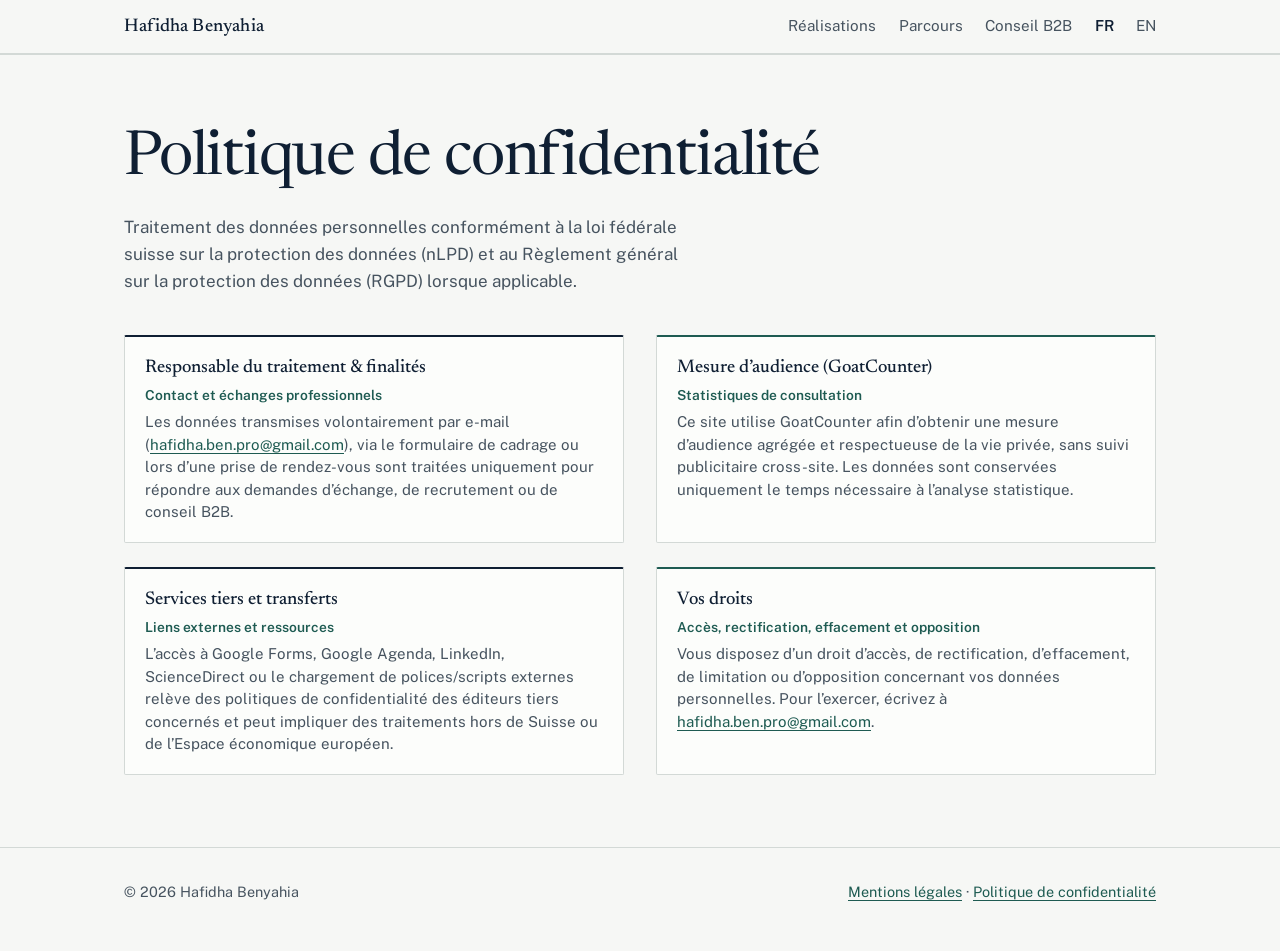
<file: confidentialite.html>
<!DOCTYPE html>
<html lang="fr">
<head>
<meta charset="utf-8">
<meta name="viewport" content="width=device-width, initial-scale=1">
<title>Politique de confidentialité — Hafidha Benyahia</title>
<meta name="description" content="Politique de confidentialité et protection des données (nLPD / RGPD) sur le site d’Hafidha Benyahia.">
<link rel="canonical" href="https://hafidha-ben.github.io/confidentialite.html">
<link rel="alternate" hreflang="fr" href="https://hafidha-ben.github.io/confidentialite.html">
<link rel="alternate" hreflang="en" href="https://hafidha-ben.github.io/en/privacy.html">
<link rel="preconnect" href="https://fonts.googleapis.com">
<link rel="preconnect" href="https://fonts.gstatic.com" crossorigin>
<link href="https://fonts.googleapis.com/css2?family=Newsreader:ital,opsz,wght@0,6..72,400;0,6..72,500;1,6..72,400&amp;family=Public+Sans:wght@400;500;600&amp;display=swap" rel="stylesheet">
<link rel="stylesheet" href="styles.css?v=24">
</head>
<body id="top">
<a class="skip" href="#main">Aller au contenu</a>
<header><div class="wrap">
<a class="brand" href="index.html">Hafidha Benyahia</a>
<nav class="desktop-nav" aria-label="Navigation principale">
<a href="index.html#realisations">Réalisations</a><a href="index.html#parcours">Parcours</a><a href="conseil.html">Conseil B2B</a><span class="lang" aria-current="true" lang="fr">FR</span><a href="en/privacy.html" hreflang="en" lang="en">EN</a>
</nav>
<div class="mobile-quick-links" aria-label="Navigation principale">
<a class="quick-nav-btn" href="index.html">Profil</a><a class="quick-nav-btn is-active-target" href="conseil.html">Conseil B2B</a>
</div>
<details class="mobile-menu">
<summary aria-label="Menu"><span>Menu</span><span class="menu-bars" aria-hidden="true"></span></summary>
<nav class="mobile-nav-panel" onclick="this.parentElement.removeAttribute('open')" aria-label="Navigation principale">
<a href="index.html#realisations">Réalisations</a><a href="index.html#parcours">Parcours</a><span class="lang" aria-current="true" lang="fr">FR</span><a href="en/privacy.html" hreflang="en" lang="en">EN</a>
</nav>
</details>
</div></header>
<main id="main"><section><div class="wrap">
<h1>Politique de confidentialité</h1>
<p class="intro">Traitement des données personnelles conformément à la loi fédérale suisse sur la protection des données (nLPD) et au Règlement général sur la protection des données (RGPD) lorsque applicable.</p>
<div class="creds">
  <article class="cred-card">
    <h3>Responsable du traitement &amp; finalités</h3>
    <p class="cred-school">Contact et échanges professionnels</p>
    <p>Les données transmises volontairement par e-mail (<a href="#" class="js-mail" data-mail="aGFmaWRoYS5iZW4ucHJvQGdtYWlsLmNvbQ==">hafidha.ben.pro@gmail.com</a>), via le formulaire de cadrage ou lors d’une prise de rendez-vous sont traitées uniquement pour répondre aux demandes d’échange, de recrutement ou de conseil B2B.</p>
  </article>
  <article class="cred-card">
    <h3>Mesure d’audience (GoatCounter)</h3>
    <p class="cred-school">Statistiques de consultation</p>
    <p>Ce site utilise GoatCounter afin d’obtenir une mesure d’audience agrégée et respectueuse de la vie privée, sans suivi publicitaire cross-site. Les données sont conservées uniquement le temps nécessaire à l’analyse statistique.</p>
  </article>
  <article class="cred-card">
    <h3>Services tiers et transferts</h3>
    <p class="cred-school">Liens externes et ressources</p>
    <p>L’accès à Google Forms, Google Agenda, LinkedIn, ScienceDirect ou le chargement de polices/scripts externes relève des politiques de confidentialité des éditeurs tiers concernés et peut impliquer des traitements hors de Suisse ou de l’Espace économique européen.</p>
  </article>
  <article class="cred-card">
    <h3>Vos droits</h3>
    <p class="cred-school">Accès, rectification, effacement et opposition</p>
    <p>Vous disposez d’un droit d’accès, de rectification, d’effacement, de limitation ou d’opposition concernant vos données personnelles. Pour l’exercer, écrivez à <a href="#" class="js-mail" data-mail="aGFmaWRoYS5iZW4ucHJvQGdtYWlsLmNvbQ==">hafidha.ben.pro@gmail.com</a>.</p>
  </article>
</div>
</div></section></main>
<footer><div class="wrap"><span>© 2026 Hafidha Benyahia</span><span><a href="mentions-legales.html">Mentions légales</a> · <a href="confidentialite.html">Politique de confidentialité</a></span></div></footer>
<script>
document.querySelectorAll('.js-mail').forEach(el => {
  el.addEventListener('click', e => {
    e.preventDefault();
    const addr = atob(el.getAttribute('data-mail'));
    window.location.href = 'mailto:' + addr;
  });
});
</script>
<script data-goatcounter="https://hafidha-ben.goatcounter.com/count" async src="//gc.zgo.at/count.js"></script>
</body>
</html>
</file>
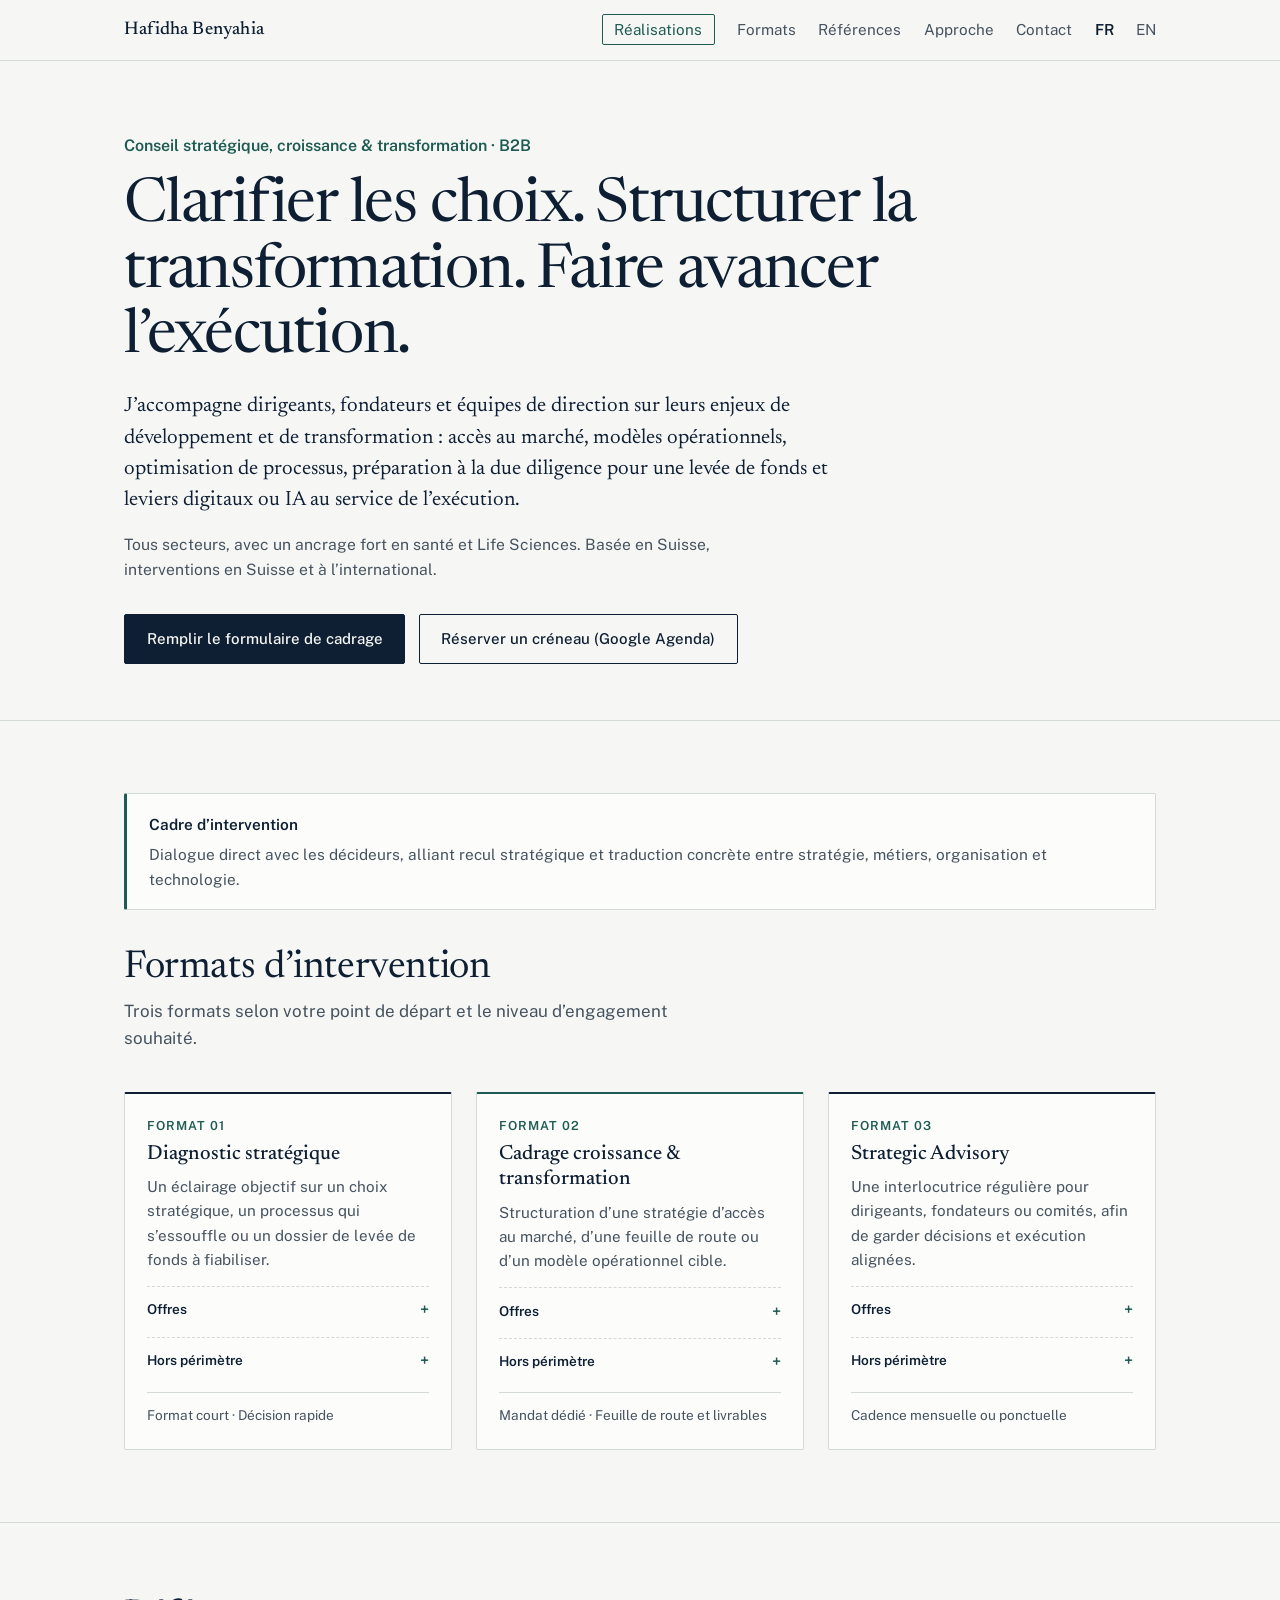
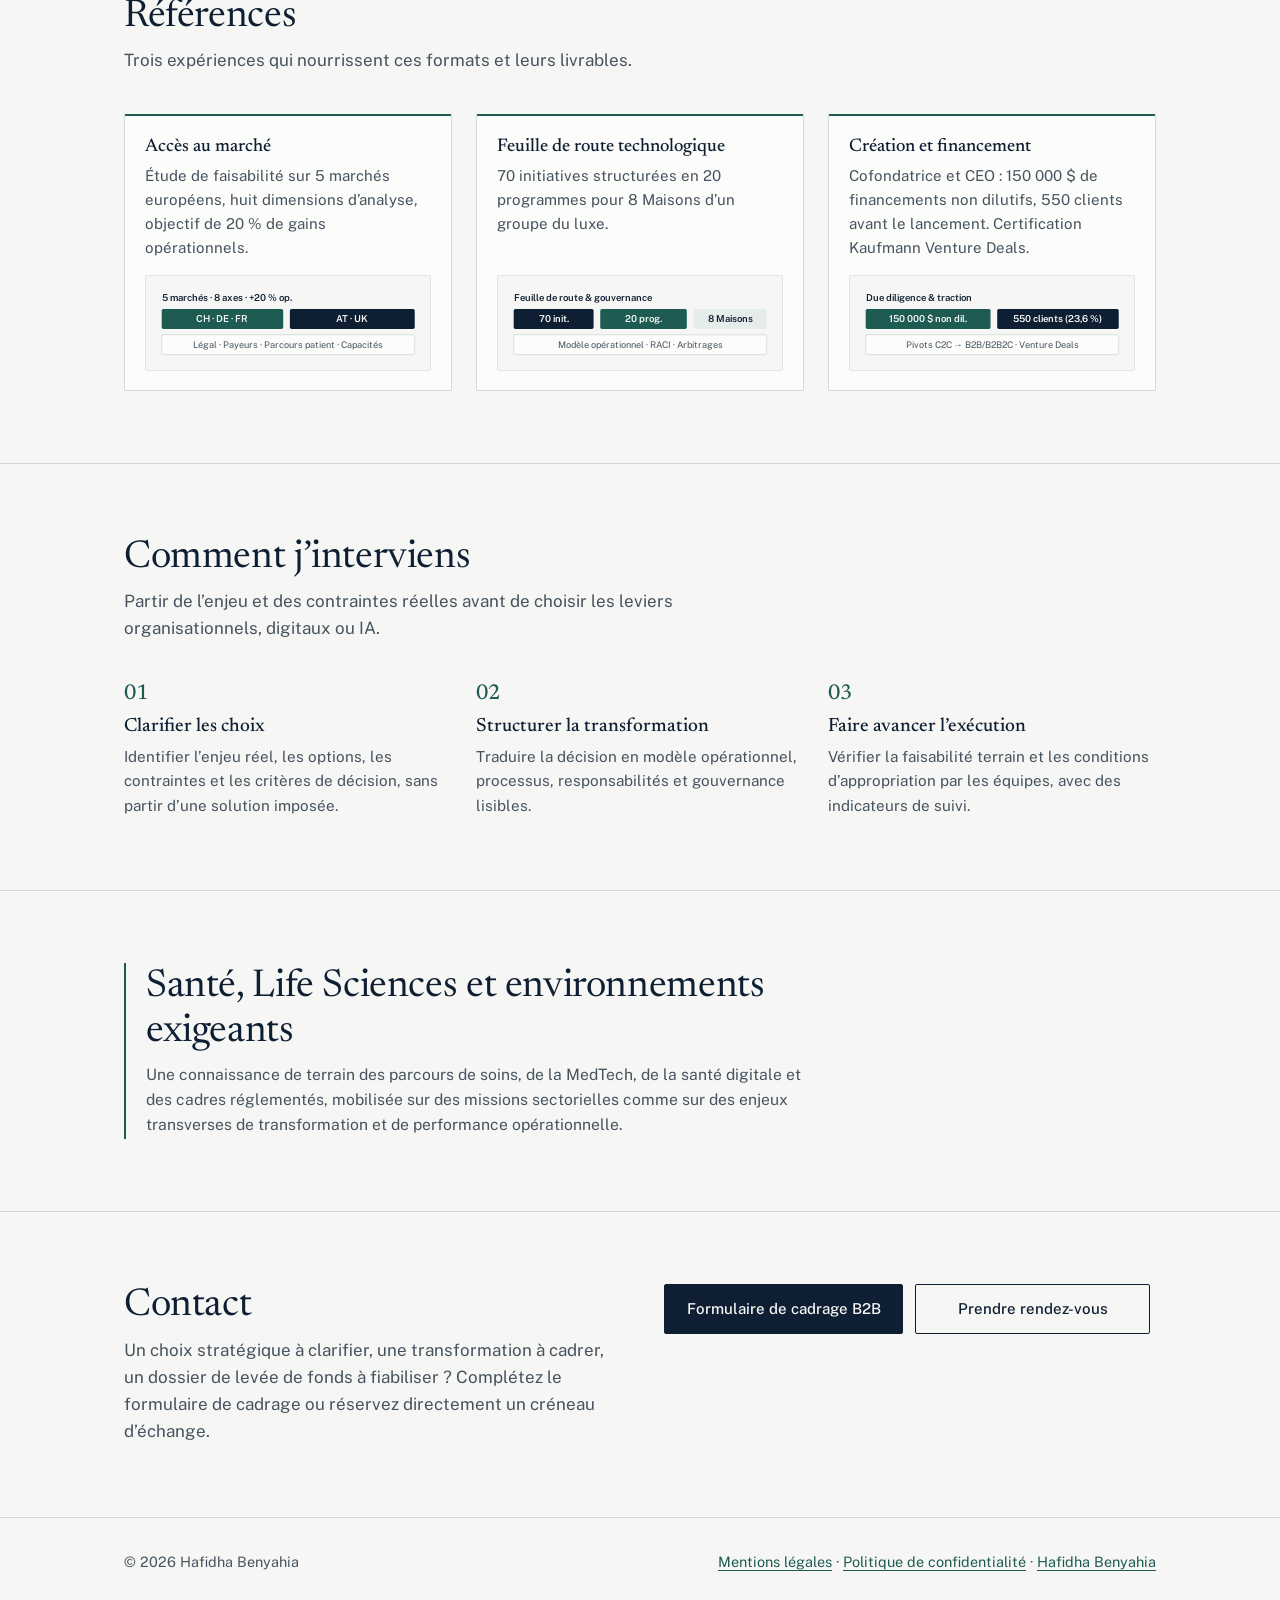
<file: conseil.html>
<!DOCTYPE html>
<html lang="fr">
<head>
<meta charset="utf-8">
<meta name="viewport" content="width=device-width, initial-scale=1">
<title>Hafidha Benyahia — Conseil stratégique, croissance &amp; transformation</title>
<meta name="description" content="Conseil B2B en stratégie, accès au marché, transformation, modèles opérationnels et préparation à la due diligence pour levée de fonds. Ancrage suisse, interventions internationales.">
<link rel="canonical" href="https://hafidha-ben.github.io/conseil.html">
<link rel="alternate" hreflang="fr" href="https://hafidha-ben.github.io/conseil.html">
<link rel="alternate" hreflang="en" href="https://hafidha-ben.github.io/en/conseil.html">
<meta property="og:title" content="Hafidha Benyahia — Conseil stratégique, croissance &amp; transformation">
<meta property="og:description" content="Diagnostic stratégique, cadrage croissance et transformation, Strategic Advisory. Ancrage suisse.">
<meta property="og:image" content="https://hafidha-ben.github.io/og-conseil-en.png">
<meta property="og:image:width" content="1200">
<meta property="og:image:height" content="630">
<meta property="og:url" content="https://hafidha-ben.github.io/conseil.html">
<meta property="og:type" content="website">
<link rel="preconnect" href="https://fonts.googleapis.com">
<link rel="preconnect" href="https://fonts.gstatic.com" crossorigin>
<link href="https://fonts.googleapis.com/css2?family=Newsreader:ital,opsz,wght@0,6..72,400;0,6..72,500;1,6..72,400&amp;family=Public+Sans:wght@400;500;600&amp;display=swap" rel="stylesheet">
<link rel="stylesheet" href="styles.css?v=24">
<script type="application/ld+json">{"@context":"https://schema.org","@type":"ProfessionalService","name":"Hafidha Benyahia — Conseil stratégique, croissance & transformation","url":"https://hafidha-ben.github.io/conseil.html","areaServed":["CH","International"],"knowsAbout":["Stratégie","Accès au marché","Transformation","Modèle opérationnel","Due diligence pour levée de fonds","Santé","Life Sciences"],"founder":{"@type":"Person","name":"Hafidha Benyahia","sameAs":"https://www.linkedin.com/in/hafidhabenyahia"}}</script>
</head>
<body id="top">
<a class="skip" href="#main">Aller au contenu</a>
<header><div class="wrap">
<a class="brand" href="#top">Hafidha Benyahia</a>
<nav class="desktop-nav" aria-label="Navigation principale">
<a class="advisory" href="index.html#realisations">Réalisations</a><a href="#formats">Formats</a><a href="#preuves">Références</a><a href="#approche">Approche</a><a href="#contact">Contact</a><span class="lang" aria-current="true" lang="fr">FR</span><a href="en/conseil.html" hreflang="en" lang="en">EN</a>
</nav>
<div class="mobile-quick-links" aria-label="Navigation principale">
<a class="quick-nav-btn is-active-target" href="index.html">Profil</a><a class="quick-nav-btn" href="#top">Conseil B2B</a>
</div>
<details class="mobile-menu">
<summary aria-label="Menu"><span>Menu</span><span class="menu-bars" aria-hidden="true"></span></summary>
<nav class="mobile-nav-panel" onclick="this.parentElement.removeAttribute('open')" aria-label="Navigation principale">
<a href="#formats">Formats</a><a href="#preuves">Références</a><a href="#approche">Approche</a><a href="#contact">Contact</a><span class="lang" aria-current="true" lang="fr">FR</span><a href="en/conseil.html" hreflang="en" lang="en">EN</a>
</nav>
</details>
</div></header>
<main id="main">
<div class="advisory-hero"><div class="wrap">
<p class="role">Conseil stratégique, croissance &amp; transformation · B2B</p>
<h1>Clarifier les choix. Structurer la transformation. Faire avancer l’exécution.</h1>
<p class="lead">J’accompagne dirigeants, fondateurs et équipes de direction sur leurs enjeux de développement et de transformation : accès au marché, modèles opérationnels, optimisation de processus, préparation à la due diligence pour une levée de fonds et leviers digitaux ou IA au service de l’exécution.</p>
<p class="sub">Tous secteurs, avec un ancrage fort en santé et Life Sciences. Basée en Suisse, interventions en Suisse et à l’international.</p>
<div class="cta"><a class="btn" href="https://forms.gle/DEh6WNCA3u7aWnNG6" target="_blank" rel="noopener noreferrer">Remplir le formulaire de cadrage</a><a href="https://calendar.app.google/f3LcfBA3sCh7hRLeA" target="_blank" rel="noopener noreferrer">Réserver un créneau (Google Agenda)</a></div>
</div></div>

<section id="formats"><div class="wrap">
<aside class="advisory-note"><strong>Cadre d’intervention</strong>Dialogue direct avec les décideurs, alliant recul stratégique et traduction concrète entre stratégie, métiers, organisation et technologie.</aside>
<h2>Formats d’intervention</h2>
<p class="intro">Trois formats selon votre point de départ et le niveau d’engagement souhaité.</p>
<div class="offers-grid">
  <article class="offer-card">
    <div>
      <div class="offer-tag">Format 01</div>
      <h3>Diagnostic stratégique</h3>
      <p>Un éclairage objectif sur un choix stratégique, un processus qui s’essouffle ou un dossier de levée de fonds à fiabiliser.</p>
      <details class="offer-scope-details mobile-offers-toggle">
        <summary>Offres</summary>
        <ul class="offer-list">
          <li>Analyse de la situation, des options et des risques</li>
        <li>Audit de dossier et préparation à la due diligence pour une levée de fonds</li>
        <li>Note de synthèse et recommandations actionnables</li>
        </ul>
      </details>
      <details class="offer-scope-details">
        <summary>Hors périmètre</summary>
        <p>Ni intermédiation financière ou recherche d’investisseurs au succès, ni audit logiciel ou intégration technique.</p>
      </details>
    </div>
    <div class="offer-meta">Format court · Décision rapide</div>
  </article>

  <article class="offer-card featured">
    <div>
      <div class="offer-tag">Format 02</div>
      <h3>Cadrage croissance &amp; transformation</h3>
      <p>Structuration d’une stratégie d’accès au marché, d’une feuille de route ou d’un modèle opérationnel cible.</p>
      <details class="offer-scope-details mobile-offers-toggle">
        <summary>Offres</summary>
        <ul class="offer-list">
          <li>Étude de faisabilité et d’accès au marché (juridique, commercial, financier, parcours client)</li>
        <li>Modèle opérationnel cible et priorisation des initiatives</li>
        <li>Plan de déploiement, adoption et indicateurs de suivi</li>
        </ul>
      </details>
      <details class="offer-scope-details">
        <summary>Hors périmètre</summary>
        <p>Ni développement logiciel ou intégration IA clé en main, ni gestion opérationnelle quotidienne à la place des équipes.</p>
      </details>
    </div>
    <div class="offer-meta">Mandat dédié · Feuille de route et livrables</div>
  </article>

  <article class="offer-card">
    <div>
      <div class="offer-tag">Format 03</div>
      <h3>Strategic Advisory</h3>
      <p>Une interlocutrice régulière pour dirigeants, fondateurs ou comités, afin de garder décisions et exécution alignées.</p>
      <details class="offer-scope-details mobile-offers-toggle">
        <summary>Offres</summary>
        <ul class="offer-list">
          <li>Revue régulière des priorités, des modèles opérationnels et des arbitrages</li>
        <li>Regard critique sur plans, offres ou partenariats, y compris liés à l’IA</li>
        <li>Participation à un comité consultatif ou à un jury de sélection</li>
        </ul>
      </details>
      <details class="offer-scope-details">
        <summary>Hors périmètre</summary>
        <p>Conseil et gouvernance uniquement ; pas de maîtrise d’œuvre technique ni d’intermédiation financière.</p>
      </details>
    </div>
    <div class="offer-meta">Cadence mensuelle ou ponctuelle</div>
  </article>
</div>
</div></section>

<section id="preuves"><div class="wrap">
<h2>Références</h2>
<p class="intro">Trois expériences qui nourrissent ces formats et leurs livrables.</p>
<div class="proof-grid">
  <div class="proof-card">
    <div>
      <h3>Accès au marché</h3>
      <p>Étude de faisabilité sur 5 marchés européens, huit dimensions d’analyse, objectif de 20 % de gains opérationnels.</p>
    </div>
    <div class="proof-visual"><svg viewBox="0 0 320 92" role="img" aria-label="Aperçu livrable : 5 marchés européens, 8 axes et +20 % de gains opérationnels">
  <text x="8" y="20" font-family="Public Sans, sans-serif" font-size="11.5" font-weight="600" fill="#0F1F33">5 marchés · 8 axes · +20 % op.</text>
  <rect x="8" y="30" width="146" height="24" rx="2" fill="#1E5B52"/>
  <text x="81" y="46" text-anchor="middle" font-family="Public Sans, sans-serif" font-size="11.5" font-weight="600" fill="#FCFDFB">CH · DE · FR</text>
  <rect x="162" y="30" width="150" height="24" rx="2" fill="#0F1F33"/>
  <text x="237" y="46" text-anchor="middle" font-family="Public Sans, sans-serif" font-size="11.5" font-weight="600" fill="#FCFDFB">AT · UK</text>
  <rect x="8" y="61" width="304" height="24" rx="2" fill="#FCFDFB" stroke="#D3D9D6"/>
  <text x="160" y="77" text-anchor="middle" font-family="Public Sans, sans-serif" font-size="11" fill="#46535F">Légal · Payeurs · Parcours patient · Capacités</text>
</svg></div>
  </div>
  <div class="proof-card">
    <div>
      <h3>Feuille de route technologique</h3>
      <p>70 initiatives structurées en 20 programmes pour 8 Maisons d’un groupe du luxe.</p>
    </div>
    <div class="proof-visual"><svg viewBox="0 0 320 92" role="img" aria-label="Aperçu livrable : 70 initiatives consolidées en 20 programmes sur 8 Maisons">
  <text x="8" y="20" font-family="Public Sans, sans-serif" font-size="11.5" font-weight="600" fill="#0F1F33">Feuille de route &amp; gouvernance</text>
  <rect x="8" y="30" width="96" height="24" rx="2" fill="#0F1F33"/>
  <text x="56" y="46" text-anchor="middle" font-family="Public Sans, sans-serif" font-size="11.5" font-weight="600" fill="#FCFDFB">70 init.</text>
  <rect x="112" y="30" width="104" height="24" rx="2" fill="#1E5B52"/>
  <text x="164" y="46" text-anchor="middle" font-family="Public Sans, sans-serif" font-size="11.5" font-weight="600" fill="#FCFDFB">20 prog.</text>
  <rect x="224" y="30" width="88" height="24" rx="2" fill="#E6ECE9"/>
  <text x="268" y="46" text-anchor="middle" font-family="Public Sans, sans-serif" font-size="11.5" font-weight="600" fill="#0F1F33">8 Maisons</text>
  <rect x="8" y="61" width="304" height="24" rx="2" fill="#FCFDFB" stroke="#D3D9D6"/>
  <text x="160" y="77" text-anchor="middle" font-family="Public Sans, sans-serif" font-size="11" fill="#46535F">Modèle opérationnel · RACI · Arbitrages</text>
</svg></div>
  </div>
  <div class="proof-card">
    <div>
      <h3>Création et financement</h3>
      <p>Cofondatrice et CEO : 150 000 $ de financements non dilutifs, 550 clients avant le lancement. Certification Kaufmann Venture Deals.</p>
    </div>
    <div class="proof-visual"><svg viewBox="0 0 320 92" role="img" aria-label="Aperçu livrable : 150 000 dollars non dilutifs et 550 clients (23,6 %)">
  <text x="8" y="20" font-family="Public Sans, sans-serif" font-size="11.5" font-weight="600" fill="#0F1F33">Due diligence &amp; traction</text>
  <rect x="8" y="30" width="150" height="24" rx="2" fill="#1E5B52"/>
  <text x="83" y="46" text-anchor="middle" font-family="Public Sans, sans-serif" font-size="11.5" font-weight="600" fill="#FCFDFB">150 000 $ non dil.</text>
  <rect x="166" y="30" width="146" height="24" rx="2" fill="#0F1F33"/>
  <text x="239" y="46" text-anchor="middle" font-family="Public Sans, sans-serif" font-size="11.5" font-weight="600" fill="#FCFDFB">550 clients (23,6 %)</text>
  <rect x="8" y="61" width="304" height="24" rx="2" fill="#FCFDFB" stroke="#D3D9D6"/>
  <text x="160" y="77" text-anchor="middle" font-family="Public Sans, sans-serif" font-size="11" fill="#46535F">Pivots C2C → B2B/B2B2C · Venture Deals</text>
</svg></div>
  </div>
</div>
</div></section>

<section id="approche"><div class="wrap">
<h2>Comment j’interviens</h2>
<p class="intro">Partir de l’enjeu et des contraintes réelles avant de choisir les leviers organisationnels, digitaux ou IA.</p>
<div class="steps-grid"><div><div class="step-num">01</div><h3>Clarifier les choix</h3><p>Identifier l’enjeu réel, les options, les contraintes et les critères de décision, sans partir d’une solution imposée.</p></div><div><div class="step-num">02</div><h3>Structurer la transformation</h3><p>Traduire la décision en modèle opérationnel, processus, responsabilités et gouvernance lisibles.</p></div><div><div class="step-num">03</div><h3>Faire avancer l’exécution</h3><p>Vérifier la faisabilité terrain et les conditions d’appropriation par les équipes, avec des indicateurs de suivi.</p></div></div>
</div></section>

<section id="sante"><div class="wrap">
<div class="sector-box"><h2>Santé, Life Sciences et environnements exigeants</h2>
<p>Une connaissance de terrain des parcours de soins, de la MedTech, de la santé digitale et des cadres réglementés, mobilisée sur des missions sectorielles comme sur des enjeux transverses de transformation et de performance opérationnelle.</p></div>
</div></section>

<section id="contact"><div class="wrap">
<div><h2>Contact</h2><p class="intro" style="margin-bottom:0">Un choix stratégique à clarifier, une transformation à cadrer, un dossier de levée de fonds à fiabiliser ? Complétez le formulaire de cadrage ou réservez directement un créneau d’échange.</p></div>
<div class="contact-actions">
  <div class="contact-cta-group">
    <a class="primary-action" href="https://forms.gle/DEh6WNCA3u7aWnNG6" target="_blank" rel="noopener noreferrer">Formulaire de cadrage B2B</a>
    <a href="https://calendar.app.google/f3LcfBA3sCh7hRLeA" target="_blank" rel="noopener noreferrer">Prendre rendez-vous</a>
  </div>
</div></div></section>
</main>
<footer><div class="wrap"><span>© 2026 Hafidha Benyahia</span><span><a href="mentions-legales.html">Mentions légales</a> · <a href="confidentialite.html">Politique de confidentialité</a> · <a href="index.html">Hafidha Benyahia</a></span></div></footer>
<script data-goatcounter="https://hafidha-ben.goatcounter.com/count" async src="//gc.zgo.at/count.js"></script>
</body>
</html>
</file>
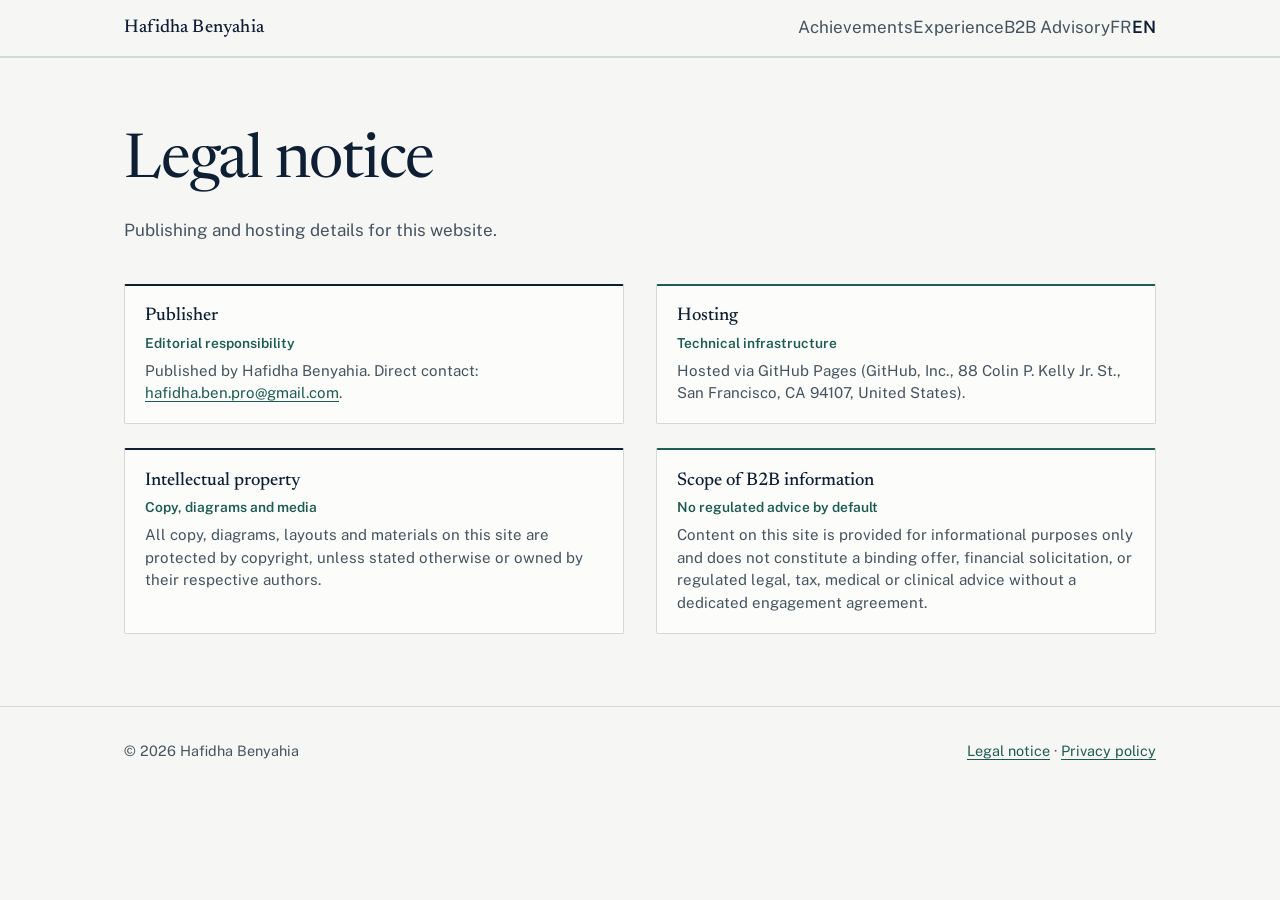
<file: legal-notice.html>
<!DOCTYPE html>
<html lang="en">
<head>
<meta charset="utf-8">
<meta name="viewport" content="width=device-width, initial-scale=1">
<title>Legal notice — Hafidha Benyahia</title>
<meta name="description" content="Legal notice for Hafidha Benyahia’s website (strategy & transformation leadership, B2B advisory).">
<link rel="canonical" href="https://hafidha-ben.github.io/en/legal-notice.html">
<link rel="alternate" hreflang="fr" href="https://hafidha-ben.github.io/mentions-legales.html">
<link rel="alternate" hreflang="en" href="https://hafidha-ben.github.io/en/legal-notice.html">
<link rel="preconnect" href="https://fonts.googleapis.com">
<link rel="preconnect" href="https://fonts.gstatic.com" crossorigin>
<link href="https://fonts.googleapis.com/css2?family=Newsreader:ital,opsz,wght@0,6..72,400;0,6..72,500;1,6..72,400&amp;family=Public+Sans:wght@400;500;600&amp;display=swap" rel="stylesheet">
<link rel="stylesheet" href="../styles.css">
</head>
<body id="top">
<a class="skip" href="#main">Skip to content</a>
<header><div class="wrap">
<a class="brand" href="index.html">Hafidha Benyahia</a>
<nav aria-label="Main navigation">
<a href="index.html#achievements">Achievements</a><a href="index.html#experience">Experience</a><a href="conseil.html">B2B Advisory</a><a href="../mentions-legales.html" hreflang="fr" lang="fr">FR</a><span class="lang" aria-current="true" lang="en">EN</span>
</nav></div></header>
<main id="main"><section><div class="wrap">
<h1>Legal notice</h1>
<p class="intro">Publishing and hosting details for this website.</p>
<div class="creds">
  <article class="cred-card">
    <h3>Publisher</h3>
    <p class="cred-school">Editorial responsibility</p>
    <p>Published by Hafidha Benyahia. Direct contact: <a href="#" class="js-mail" data-mail="aGFmaWRoYS5iZW4ucHJvQGdtYWlsLmNvbQ==">hafidha.ben.pro@gmail.com</a>.</p>
  </article>
  <article class="cred-card">
    <h3>Hosting</h3>
    <p class="cred-school">Technical infrastructure</p>
    <p>Hosted via GitHub Pages (GitHub, Inc., 88 Colin P. Kelly Jr. St., San Francisco, CA 94107, United States).</p>
  </article>
  <article class="cred-card">
    <h3>Intellectual property</h3>
    <p class="cred-school">Copy, diagrams and media</p>
    <p>All copy, diagrams, layouts and materials on this site are protected by copyright, unless stated otherwise or owned by their respective authors.</p>
  </article>
  <article class="cred-card">
    <h3>Scope of B2B information</h3>
    <p class="cred-school">No regulated advice by default</p>
    <p>Content on this site is provided for informational purposes only and does not constitute a binding offer, financial solicitation, or regulated legal, tax, medical or clinical advice without a dedicated engagement agreement.</p>
  </article>
</div>
</div></section></main>
<footer><div class="wrap"><span>© 2026 Hafidha Benyahia</span><span><a href="legal-notice.html">Legal notice</a> · <a href="privacy.html">Privacy policy</a></span></div></footer>
<script>
document.querySelectorAll('.js-mail').forEach(el => {
  el.addEventListener('click', e => {
    e.preventDefault();
    const addr = atob(el.getAttribute('data-mail'));
    window.location.href = 'mailto:' + addr;
  });
});
</script>
<script data-goatcounter="https://hafidha-ben.goatcounter.com/count" async src="//gc.zgo.at/count.js"></script>
</body>
</html>
</file>
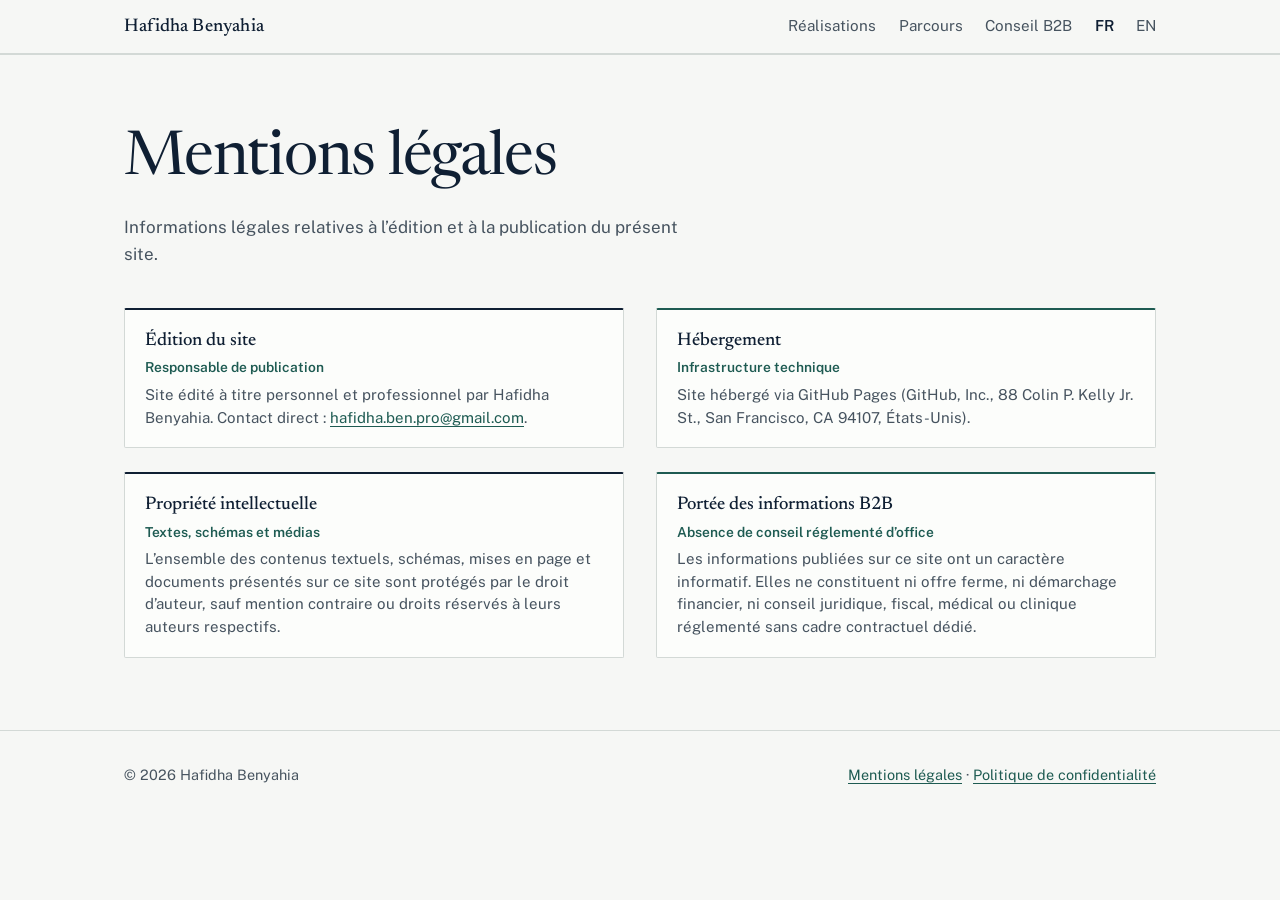
<file: mentions-legales.html>
<!DOCTYPE html>
<html lang="fr">
<head>
<meta charset="utf-8">
<meta name="viewport" content="width=device-width, initial-scale=1">
<title>Mentions légales — Hafidha Benyahia</title>
<meta name="description" content="Mentions légales du site d’Hafidha Benyahia (leadership en stratégie & transformation, conseil B2B).">
<link rel="canonical" href="https://hafidha-ben.github.io/mentions-legales.html">
<link rel="alternate" hreflang="fr" href="https://hafidha-ben.github.io/mentions-legales.html">
<link rel="alternate" hreflang="en" href="https://hafidha-ben.github.io/en/legal-notice.html">
<link rel="preconnect" href="https://fonts.googleapis.com">
<link rel="preconnect" href="https://fonts.gstatic.com" crossorigin>
<link href="https://fonts.googleapis.com/css2?family=Newsreader:ital,opsz,wght@0,6..72,400;0,6..72,500;1,6..72,400&amp;family=Public+Sans:wght@400;500;600&amp;display=swap" rel="stylesheet">
<link rel="stylesheet" href="styles.css?v=24">
</head>
<body id="top">
<a class="skip" href="#main">Aller au contenu</a>
<header><div class="wrap">
<a class="brand" href="index.html">Hafidha Benyahia</a>
<nav class="desktop-nav" aria-label="Navigation principale">
<a href="index.html#realisations">Réalisations</a><a href="index.html#parcours">Parcours</a><a href="conseil.html">Conseil B2B</a><span class="lang" aria-current="true" lang="fr">FR</span><a href="en/legal-notice.html" hreflang="en" lang="en">EN</a>
</nav>
<div class="mobile-quick-links" aria-label="Navigation principale">
<a class="quick-nav-btn" href="index.html">Profil</a><a class="quick-nav-btn is-active-target" href="conseil.html">Conseil B2B</a>
</div>
<details class="mobile-menu">
<summary aria-label="Menu"><span>Menu</span><span class="menu-bars" aria-hidden="true"></span></summary>
<nav class="mobile-nav-panel" onclick="this.parentElement.removeAttribute('open')" aria-label="Navigation principale">
<a href="index.html#realisations">Réalisations</a><a href="index.html#parcours">Parcours</a><span class="lang" aria-current="true" lang="fr">FR</span><a href="en/legal-notice.html" hreflang="en" lang="en">EN</a>
</nav>
</details>
</div></header>
<main id="main"><section><div class="wrap">
<h1>Mentions légales</h1>
<p class="intro">Informations légales relatives à l’édition et à la publication du présent site.</p>
<div class="creds">
  <article class="cred-card">
    <h3>Édition du site</h3>
    <p class="cred-school">Responsable de publication</p>
    <p>Site édité à titre personnel et professionnel par Hafidha Benyahia. Contact direct : <a href="#" class="js-mail" data-mail="aGFmaWRoYS5iZW4ucHJvQGdtYWlsLmNvbQ==">hafidha.ben.pro@gmail.com</a>.</p>
  </article>
  <article class="cred-card">
    <h3>Hébergement</h3>
    <p class="cred-school">Infrastructure technique</p>
    <p>Site hébergé via GitHub Pages (GitHub, Inc., 88 Colin P. Kelly Jr. St., San Francisco, CA 94107, États-Unis).</p>
  </article>
  <article class="cred-card">
    <h3>Propriété intellectuelle</h3>
    <p class="cred-school">Textes, schémas et médias</p>
    <p>L’ensemble des contenus textuels, schémas, mises en page et documents présentés sur ce site sont protégés par le droit d’auteur, sauf mention contraire ou droits réservés à leurs auteurs respectifs.</p>
  </article>
  <article class="cred-card">
    <h3>Portée des informations B2B</h3>
    <p class="cred-school">Absence de conseil réglementé d’office</p>
    <p>Les informations publiées sur ce site ont un caractère informatif. Elles ne constituent ni offre ferme, ni démarchage financier, ni conseil juridique, fiscal, médical ou clinique réglementé sans cadre contractuel dédié.</p>
  </article>
</div>
</div></section></main>
<footer><div class="wrap"><span>© 2026 Hafidha Benyahia</span><span><a href="mentions-legales.html">Mentions légales</a> · <a href="confidentialite.html">Politique de confidentialité</a></span></div></footer>
<script>
document.querySelectorAll('.js-mail').forEach(el => {
  el.addEventListener('click', e => {
    e.preventDefault();
    const addr = atob(el.getAttribute('data-mail'));
    window.location.href = 'mailto:' + addr;
  });
});
</script>
<script data-goatcounter="https://hafidha-ben.goatcounter.com/count" async src="//gc.zgo.at/count.js"></script>
</body>
</html>
</file>
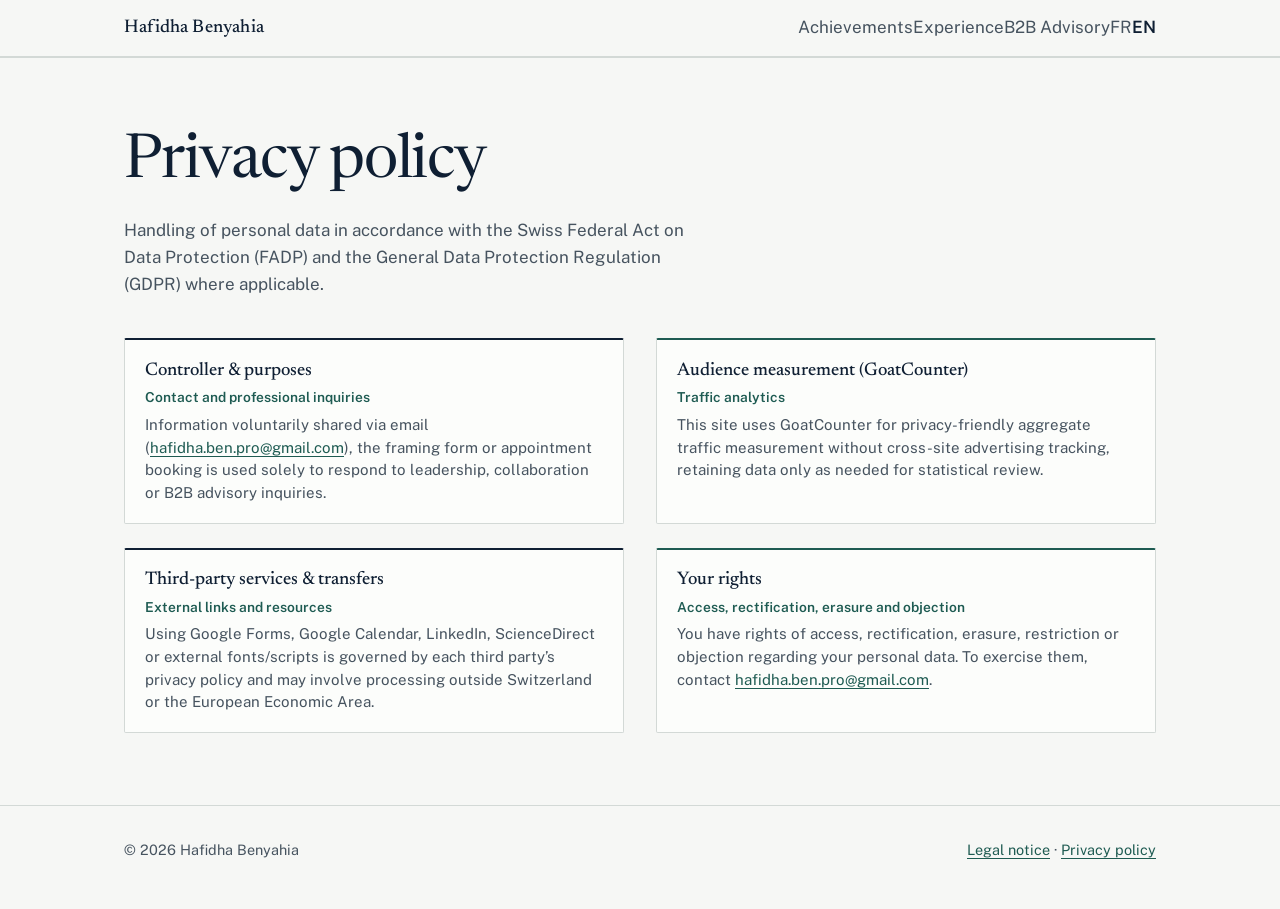
<file: privacy.html>
<!DOCTYPE html>
<html lang="en">
<head>
<meta charset="utf-8">
<meta name="viewport" content="width=device-width, initial-scale=1">
<title>Privacy policy — Hafidha Benyahia</title>
<meta name="description" content="Privacy policy and data protection information (Swiss FADP / GDPR) for Hafidha Benyahia’s website.">
<link rel="canonical" href="https://hafidha-ben.github.io/en/privacy.html">
<link rel="alternate" hreflang="fr" href="https://hafidha-ben.github.io/confidentialite.html">
<link rel="alternate" hreflang="en" href="https://hafidha-ben.github.io/en/privacy.html">
<link rel="preconnect" href="https://fonts.googleapis.com">
<link rel="preconnect" href="https://fonts.gstatic.com" crossorigin>
<link href="https://fonts.googleapis.com/css2?family=Newsreader:ital,opsz,wght@0,6..72,400;0,6..72,500;1,6..72,400&amp;family=Public+Sans:wght@400;500;600&amp;display=swap" rel="stylesheet">
<link rel="stylesheet" href="../styles.css">
</head>
<body id="top">
<a class="skip" href="#main">Skip to content</a>
<header><div class="wrap">
<a class="brand" href="index.html">Hafidha Benyahia</a>
<nav aria-label="Main navigation">
<a href="index.html#achievements">Achievements</a><a href="index.html#experience">Experience</a><a href="conseil.html">B2B Advisory</a><a href="../confidentialite.html" hreflang="fr" lang="fr">FR</a><span class="lang" aria-current="true" lang="en">EN</span>
</nav></div></header>
<main id="main"><section><div class="wrap">
<h1>Privacy policy</h1>
<p class="intro">Handling of personal data in accordance with the Swiss Federal Act on Data Protection (FADP) and the General Data Protection Regulation (GDPR) where applicable.</p>
<div class="creds">
  <article class="cred-card">
    <h3>Controller &amp; purposes</h3>
    <p class="cred-school">Contact and professional inquiries</p>
    <p>Information voluntarily shared via email (<a href="#" class="js-mail" data-mail="aGFmaWRoYS5iZW4ucHJvQGdtYWlsLmNvbQ==">hafidha.ben.pro@gmail.com</a>), the framing form or appointment booking is used solely to respond to leadership, collaboration or B2B advisory inquiries.</p>
  </article>
  <article class="cred-card">
    <h3>Audience measurement (GoatCounter)</h3>
    <p class="cred-school">Traffic analytics</p>
    <p>This site uses GoatCounter for privacy-friendly aggregate traffic measurement without cross-site advertising tracking, retaining data only as needed for statistical review.</p>
  </article>
  <article class="cred-card">
    <h3>Third-party services &amp; transfers</h3>
    <p class="cred-school">External links and resources</p>
    <p>Using Google Forms, Google Calendar, LinkedIn, ScienceDirect or external fonts/scripts is governed by each third party’s privacy policy and may involve processing outside Switzerland or the European Economic Area.</p>
  </article>
  <article class="cred-card">
    <h3>Your rights</h3>
    <p class="cred-school">Access, rectification, erasure and objection</p>
    <p>You have rights of access, rectification, erasure, restriction or objection regarding your personal data. To exercise them, contact <a href="#" class="js-mail" data-mail="aGFmaWRoYS5iZW4ucHJvQGdtYWlsLmNvbQ==">hafidha.ben.pro@gmail.com</a>.</p>
  </article>
</div>
</div></section></main>
<footer><div class="wrap"><span>© 2026 Hafidha Benyahia</span><span><a href="legal-notice.html">Legal notice</a> · <a href="privacy.html">Privacy policy</a></span></div></footer>
<script>
document.querySelectorAll('.js-mail').forEach(el => {
  el.addEventListener('click', e => {
    e.preventDefault();
    const addr = atob(el.getAttribute('data-mail'));
    window.location.href = 'mailto:' + addr;
  });
});
</script>
<script data-goatcounter="https://hafidha-ben.goatcounter.com/count" async src="//gc.zgo.at/count.js"></script>
</body>
</html>
</file>
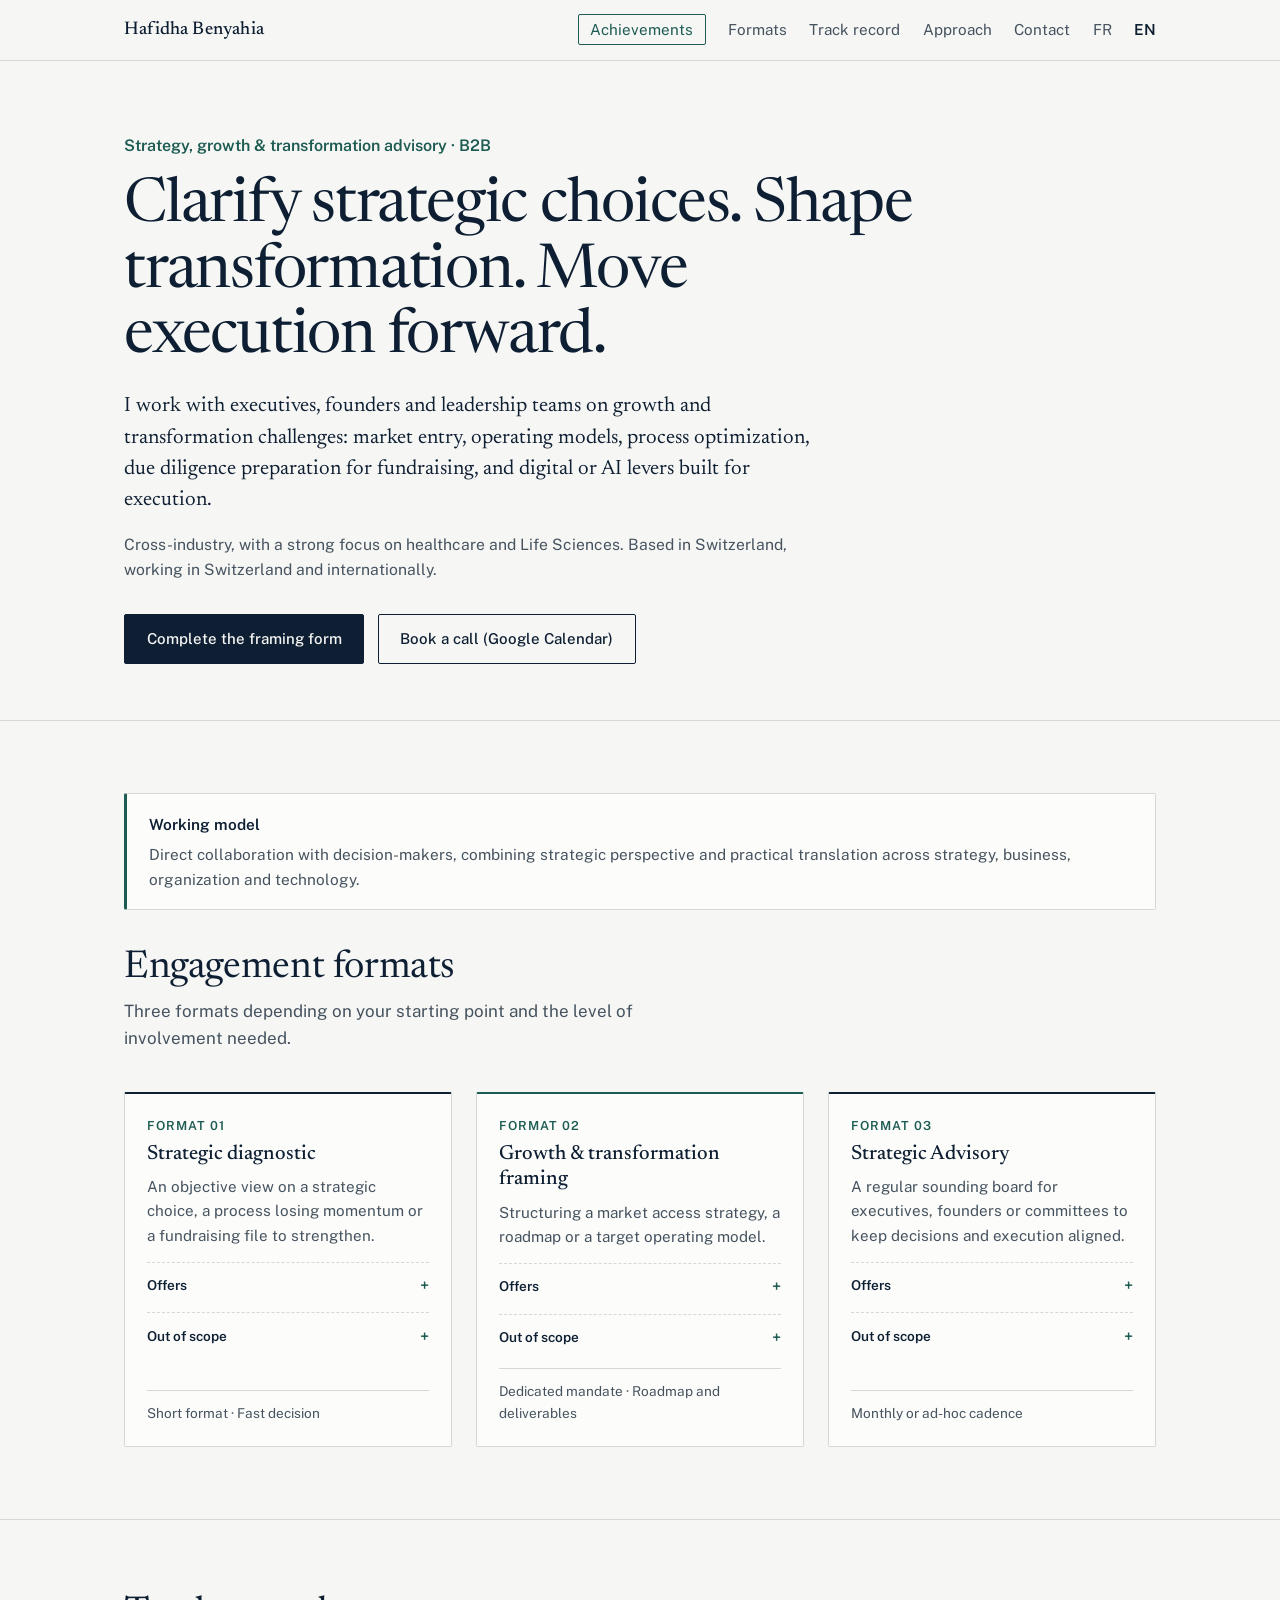
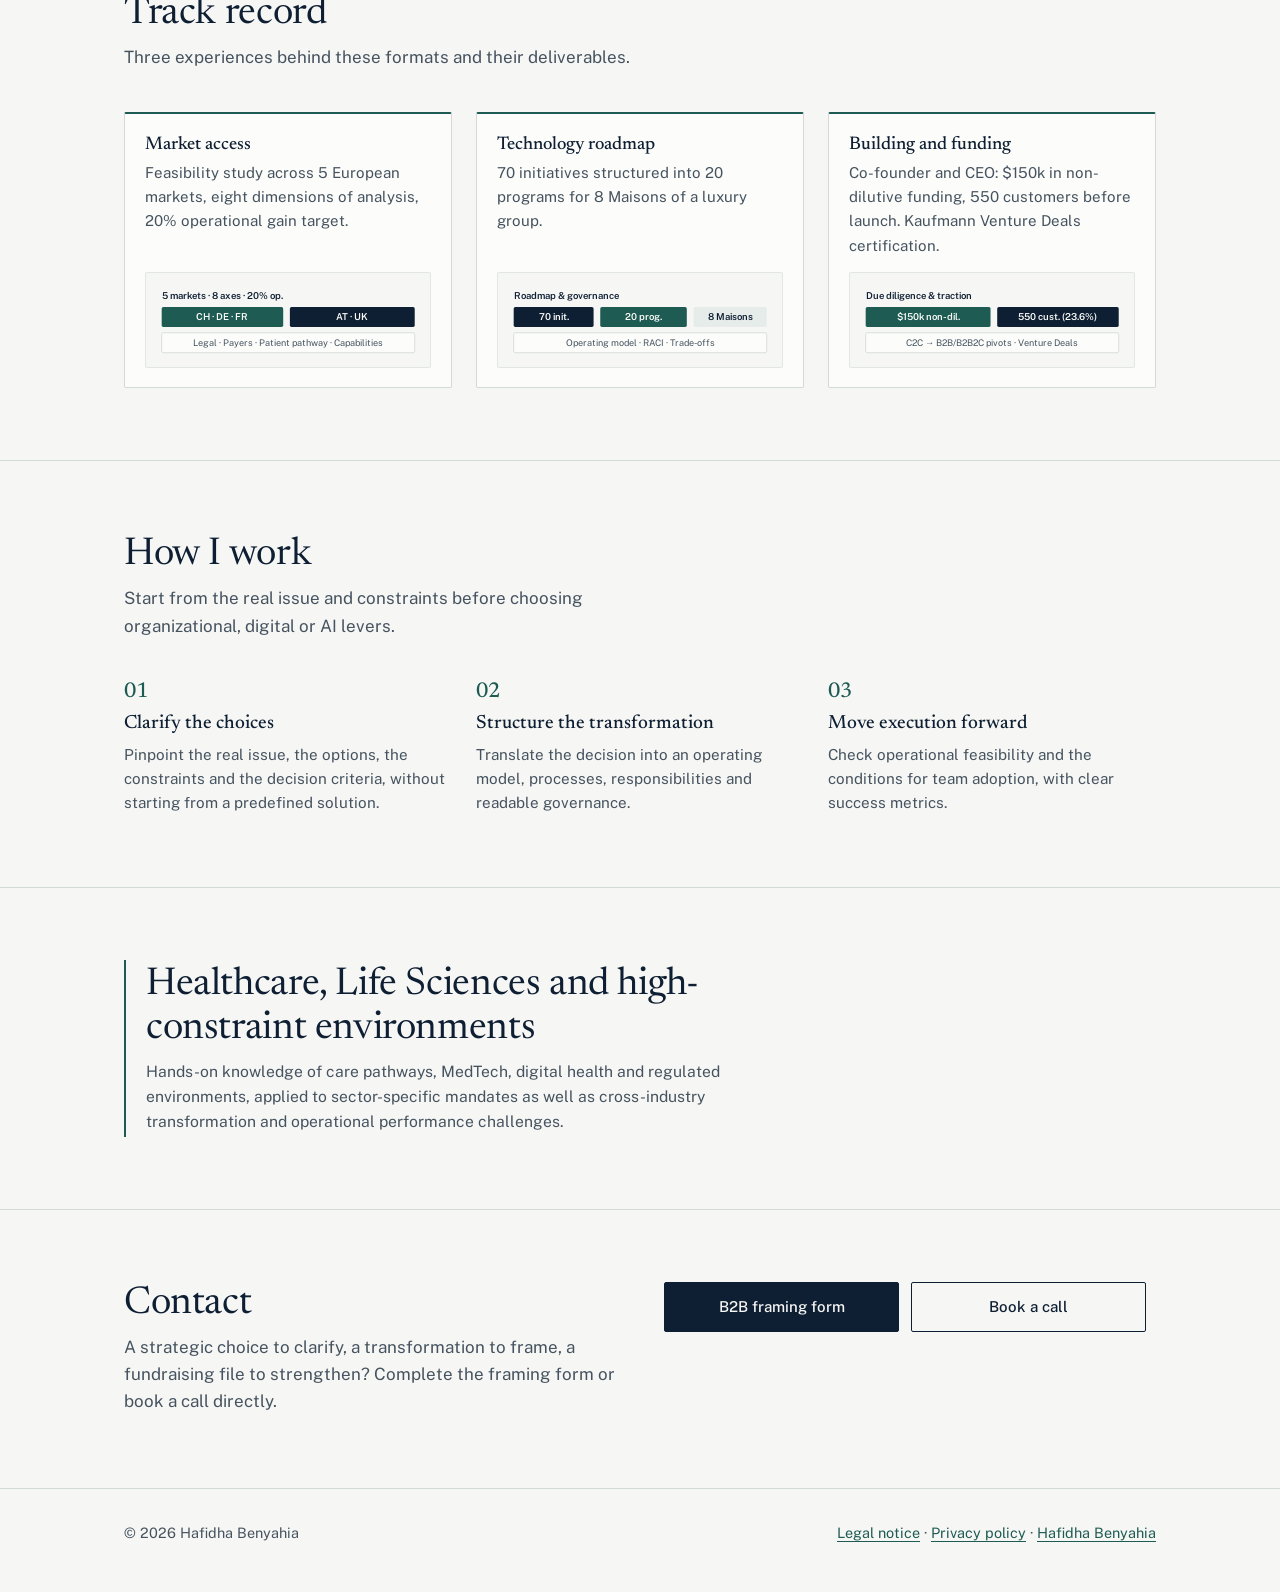
<file: en/conseil.html>
<!DOCTYPE html>
<html lang="en">
<head>
<meta charset="utf-8">
<meta name="viewport" content="width=device-width, initial-scale=1">
<title>Hafidha Benyahia — Strategy, growth &amp; transformation advisory</title>
<meta name="description" content="B2B advisory in strategy, market access, transformation, operating models and due diligence preparation for fundraising. Swiss anchor, international mandates.">
<link rel="canonical" href="https://hafidha-ben.github.io/en/conseil.html">
<link rel="alternate" hreflang="fr" href="https://hafidha-ben.github.io/conseil.html">
<link rel="alternate" hreflang="en" href="https://hafidha-ben.github.io/en/conseil.html">
<meta property="og:title" content="Hafidha Benyahia — Strategy, growth &amp; transformation advisory">
<meta property="og:description" content="Strategic diagnostic, growth and transformation framing, Strategic Advisory. Swiss anchor.">
<meta property="og:image" content="https://hafidha-ben.github.io/og-conseil-en.png">
<meta property="og:image:width" content="1200">
<meta property="og:image:height" content="630">
<meta property="og:url" content="https://hafidha-ben.github.io/en/conseil.html">
<meta property="og:type" content="website">
<link rel="preconnect" href="https://fonts.googleapis.com">
<link rel="preconnect" href="https://fonts.gstatic.com" crossorigin>
<link href="https://fonts.googleapis.com/css2?family=Newsreader:ital,opsz,wght@0,6..72,400;0,6..72,500;1,6..72,400&amp;family=Public+Sans:wght@400;500;600&amp;display=swap" rel="stylesheet">
<link rel="stylesheet" href="../styles.css?v=24">
<script type="application/ld+json">{"@context":"https://schema.org","@type":"ProfessionalService","name":"Hafidha Benyahia — Strategy, growth & transformation advisory","url":"https://hafidha-ben.github.io/en/conseil.html","areaServed":["CH","International"],"knowsAbout":["Strategy","Market access","Transformation","Operating model","Due diligence for fundraising","Healthcare","Life Sciences"],"founder":{"@type":"Person","name":"Hafidha Benyahia","sameAs":"https://www.linkedin.com/in/hafidhabenyahia"}}</script>
</head>
<body id="top">
<a class="skip" href="#main">Skip to content</a>
<header><div class="wrap">
<a class="brand" href="#top">Hafidha Benyahia</a>
<nav class="desktop-nav" aria-label="Main navigation">
<a class="advisory" href="../#achievements">Achievements</a><a href="#formats">Formats</a><a href="#preuves">Track record</a><a href="#approche">Approach</a><a href="#contact">Contact</a><a href="../conseil.html" hreflang="fr" lang="fr">FR</a><span class="lang" aria-current="true" lang="en">EN</span>
</nav>
<div class="mobile-quick-links" aria-label="Main navigation">
<a class="quick-nav-btn is-active-target" href="../">Profile</a><a class="quick-nav-btn" href="#top">B2B Advisory</a>
</div>
<details class="mobile-menu">
<summary aria-label="Menu"><span>Menu</span><span class="menu-bars" aria-hidden="true"></span></summary>
<nav class="mobile-nav-panel" onclick="this.parentElement.removeAttribute('open')" aria-label="Main navigation">
<a href="#formats">Formats</a><a href="#preuves">Track record</a><a href="#approche">Approach</a><a href="#contact">Contact</a><a href="../conseil.html" hreflang="fr" lang="fr">FR</a><span class="lang" aria-current="true" lang="en">EN</span>
</nav>
</details>
</div></header>
<main id="main">
<div class="advisory-hero"><div class="wrap">
<p class="role">Strategy, growth &amp; transformation advisory · B2B</p>
<h1>Clarify strategic choices. Shape transformation. Move execution forward.</h1>
<p class="lead">I work with executives, founders and leadership teams on growth and transformation challenges: market entry, operating models, process optimization, due diligence preparation for fundraising, and digital or AI levers built for execution.</p>
<p class="sub">Cross-industry, with a strong focus on healthcare and Life Sciences. Based in Switzerland, working in Switzerland and internationally.</p>
<div class="cta"><a class="btn" href="https://forms.gle/XEesk9soAdAEuN8o9" target="_blank" rel="noopener noreferrer">Complete the framing form</a><a href="https://calendar.app.google/f3LcfBA3sCh7hRLeA" target="_blank" rel="noopener noreferrer">Book a call (Google Calendar)</a></div>
</div></div>

<section id="formats"><div class="wrap">
<aside class="advisory-note"><strong>Working model</strong>Direct collaboration with decision-makers, combining strategic perspective and practical translation across strategy, business, organization and technology.</aside>
<h2>Engagement formats</h2>
<p class="intro">Three formats depending on your starting point and the level of involvement needed.</p>
<div class="offers-grid">
  <article class="offer-card">
    <div>
      <div class="offer-tag">Format 01</div>
      <h3>Strategic diagnostic</h3>
      <p>An objective view on a strategic choice, a process losing momentum or a fundraising file to strengthen.</p>
      <details class="offer-scope-details mobile-offers-toggle">
        <summary>Offers</summary>
        <ul class="offer-list">
          <li>Analysis of the situation, options and risks</li>
        <li>Fundraising file audit and due diligence preparation</li>
        <li>Summary note and actionable recommendations</li>
        </ul>
      </details>
      <details class="offer-scope-details">
        <summary>Out of scope</summary>
        <p>No financial intermediation or success-fee fundraising advisory, nor software audit or technical integration.</p>
      </details>
    </div>
    <div class="offer-meta">Short format · Fast decision</div>
  </article>

  <article class="offer-card featured">
    <div>
      <div class="offer-tag">Format 02</div>
      <h3>Growth &amp; transformation framing</h3>
      <p>Structuring a market access strategy, a roadmap or a target operating model.</p>
      <details class="offer-scope-details mobile-offers-toggle">
        <summary>Offers</summary>
        <ul class="offer-list">
          <li>Feasibility and market access study (legal, commercial, financial, customer journey)</li>
        <li>Target operating model and initiative prioritization</li>
        <li>Rollout plan, adoption and success metrics</li>
        </ul>
      </details>
      <details class="offer-scope-details">
        <summary>Out of scope</summary>
        <p>No turnkey software development or AI integration, nor day-to-day operational management in place of internal teams.</p>
      </details>
    </div>
    <div class="offer-meta">Dedicated mandate · Roadmap and deliverables</div>
  </article>

  <article class="offer-card">
    <div>
      <div class="offer-tag">Format 03</div>
      <h3>Strategic Advisory</h3>
      <p>A regular sounding board for executives, founders or committees to keep decisions and execution aligned.</p>
      <details class="offer-scope-details mobile-offers-toggle">
        <summary>Offers</summary>
        <ul class="offer-list">
          <li>Ongoing review of priorities, operating models and trade-offs</li>
        <li>Critical review of plans, offers or partnerships, including AI-related</li>
        <li>Advisory board or selection jury participation</li>
        </ul>
      </details>
      <details class="offer-scope-details">
        <summary>Out of scope</summary>
        <p>Advisory and governance only; no technical build delivery or financial intermediation.</p>
      </details>
    </div>
    <div class="offer-meta">Monthly or ad-hoc cadence</div>
  </article>
</div>
</div></section>

<section id="preuves"><div class="wrap">
<h2>Track record</h2>
<p class="intro">Three experiences behind these formats and their deliverables.</p>
<div class="proof-grid">
  <div class="proof-card">
    <div>
      <h3>Market access</h3>
      <p>Feasibility study across 5 European markets, eight dimensions of analysis, 20% operational gain target.</p>
    </div>
    <div class="proof-visual"><svg viewBox="0 0 320 92" role="img" aria-label="Deliverable preview: 5 European markets, 8 axes and 20% operational gain target">
  <text x="8" y="20" font-family="Public Sans, sans-serif" font-size="11.5" font-weight="600" fill="#0F1F33">5 markets · 8 axes · 20% op.</text>
  <rect x="8" y="30" width="146" height="24" rx="2" fill="#1E5B52"/>
  <text x="81" y="46" text-anchor="middle" font-family="Public Sans, sans-serif" font-size="11.5" font-weight="600" fill="#FCFDFB">CH · DE · FR</text>
  <rect x="162" y="30" width="150" height="24" rx="2" fill="#0F1F33"/>
  <text x="237" y="46" text-anchor="middle" font-family="Public Sans, sans-serif" font-size="11.5" font-weight="600" fill="#FCFDFB">AT · UK</text>
  <rect x="8" y="61" width="304" height="24" rx="2" fill="#FCFDFB" stroke="#D3D9D6"/>
  <text x="160" y="77" text-anchor="middle" font-family="Public Sans, sans-serif" font-size="11" fill="#46535F">Legal · Payers · Patient pathway · Capabilities</text>
</svg></div>
  </div>
  <div class="proof-card">
    <div>
      <h3>Technology roadmap</h3>
      <p>70 initiatives structured into 20 programs for 8 Maisons of a luxury group.</p>
    </div>
    <div class="proof-visual"><svg viewBox="0 0 320 92" role="img" aria-label="Deliverable preview: 70 initiatives consolidated into 20 programs across 8 Maisons">
  <text x="8" y="20" font-family="Public Sans, sans-serif" font-size="11.5" font-weight="600" fill="#0F1F33">Roadmap &amp; governance</text>
  <rect x="8" y="30" width="96" height="24" rx="2" fill="#0F1F33"/>
  <text x="56" y="46" text-anchor="middle" font-family="Public Sans, sans-serif" font-size="11.5" font-weight="600" fill="#FCFDFB">70 init.</text>
  <rect x="112" y="30" width="104" height="24" rx="2" fill="#1E5B52"/>
  <text x="164" y="46" text-anchor="middle" font-family="Public Sans, sans-serif" font-size="11.5" font-weight="600" fill="#FCFDFB">20 prog.</text>
  <rect x="224" y="30" width="88" height="24" rx="2" fill="#E6ECE9"/>
  <text x="268" y="46" text-anchor="middle" font-family="Public Sans, sans-serif" font-size="11.5" font-weight="600" fill="#0F1F33">8 Maisons</text>
  <rect x="8" y="61" width="304" height="24" rx="2" fill="#FCFDFB" stroke="#D3D9D6"/>
  <text x="160" y="77" text-anchor="middle" font-family="Public Sans, sans-serif" font-size="11" fill="#46535F">Operating model · RACI · Trade-offs</text>
</svg></div>
  </div>
  <div class="proof-card">
    <div>
      <h3>Building and funding</h3>
      <p>Co-founder and CEO: $150k in non-dilutive funding, 550 customers before launch. Kaufmann Venture Deals certification.</p>
    </div>
    <div class="proof-visual"><svg viewBox="0 0 320 92" role="img" aria-label="Deliverable preview: $150k non-dilutive funding and 550 customers (23.6%)">
  <text x="8" y="20" font-family="Public Sans, sans-serif" font-size="11.5" font-weight="600" fill="#0F1F33">Due diligence &amp; traction</text>
  <rect x="8" y="30" width="150" height="24" rx="2" fill="#1E5B52"/>
  <text x="83" y="46" text-anchor="middle" font-family="Public Sans, sans-serif" font-size="11.5" font-weight="600" fill="#FCFDFB">$150k non-dil.</text>
  <rect x="166" y="30" width="146" height="24" rx="2" fill="#0F1F33"/>
  <text x="239" y="46" text-anchor="middle" font-family="Public Sans, sans-serif" font-size="11.5" font-weight="600" fill="#FCFDFB">550 cust. (23.6%)</text>
  <rect x="8" y="61" width="304" height="24" rx="2" fill="#FCFDFB" stroke="#D3D9D6"/>
  <text x="160" y="77" text-anchor="middle" font-family="Public Sans, sans-serif" font-size="11" fill="#46535F">C2C → B2B/B2B2C pivots · Venture Deals</text>
</svg></div>
  </div>
</div>
</div></section>

<section id="approche"><div class="wrap">
<h2>How I work</h2>
<p class="intro">Start from the real issue and constraints before choosing organizational, digital or AI levers.</p>
<div class="steps-grid"><div><div class="step-num">01</div><h3>Clarify the choices</h3><p>Pinpoint the real issue, the options, the constraints and the decision criteria, without starting from a predefined solution.</p></div><div><div class="step-num">02</div><h3>Structure the transformation</h3><p>Translate the decision into an operating model, processes, responsibilities and readable governance.</p></div><div><div class="step-num">03</div><h3>Move execution forward</h3><p>Check operational feasibility and the conditions for team adoption, with clear success metrics.</p></div></div>
</div></section>

<section id="sante"><div class="wrap">
<div class="sector-box"><h2>Healthcare, Life Sciences and high-constraint environments</h2>
<p>Hands-on knowledge of care pathways, MedTech, digital health and regulated environments, applied to sector-specific mandates as well as cross-industry transformation and operational performance challenges.</p></div>
</div></section>

<section id="contact"><div class="wrap">
<div><h2>Contact</h2><p class="intro" style="margin-bottom:0">A strategic choice to clarify, a transformation to frame, a fundraising file to strengthen? Complete the framing form or book a call directly.</p></div>
<div class="contact-actions">
  <div class="contact-cta-group">
    <a class="primary-action" href="https://forms.gle/XEesk9soAdAEuN8o9" target="_blank" rel="noopener noreferrer">B2B framing form</a>
    <a href="https://calendar.app.google/f3LcfBA3sCh7hRLeA" target="_blank" rel="noopener noreferrer">Book a call</a>
  </div>
</div></div></section>
</main>
<footer><div class="wrap"><span>© 2026 Hafidha Benyahia</span><span><a href="legal-notice.html">Legal notice</a> · <a href="privacy.html">Privacy policy</a> · <a href="index.html">Hafidha Benyahia</a></span></div></footer>
<script data-goatcounter="https://hafidha-ben.goatcounter.com/count" async src="//gc.zgo.at/count.js"></script>
</body>
</html>
</file>
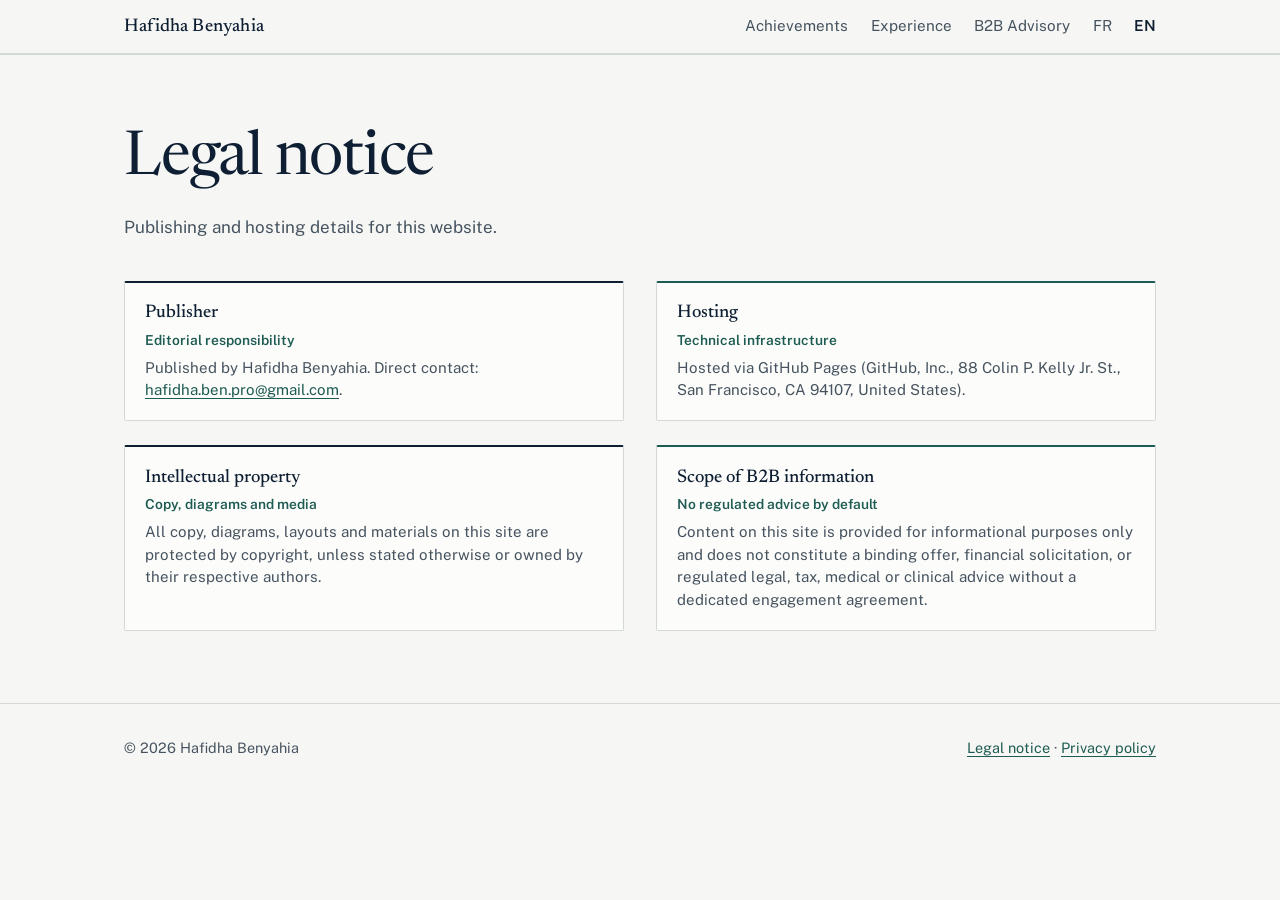
<file: en/legal-notice.html>
<!DOCTYPE html>
<html lang="en">
<head>
<meta charset="utf-8">
<meta name="viewport" content="width=device-width, initial-scale=1">
<title>Legal notice — Hafidha Benyahia</title>
<meta name="description" content="Legal notice for Hafidha Benyahia’s website (strategy & transformation leadership, B2B advisory).">
<link rel="canonical" href="https://hafidha-ben.github.io/en/legal-notice.html">
<link rel="alternate" hreflang="fr" href="https://hafidha-ben.github.io/mentions-legales.html">
<link rel="alternate" hreflang="en" href="https://hafidha-ben.github.io/en/legal-notice.html">
<link rel="preconnect" href="https://fonts.googleapis.com">
<link rel="preconnect" href="https://fonts.gstatic.com" crossorigin>
<link href="https://fonts.googleapis.com/css2?family=Newsreader:ital,opsz,wght@0,6..72,400;0,6..72,500;1,6..72,400&amp;family=Public+Sans:wght@400;500;600&amp;display=swap" rel="stylesheet">
<link rel="stylesheet" href="../styles.css?v=24">
</head>
<body id="top">
<a class="skip" href="#main">Skip to content</a>
<header><div class="wrap">
<a class="brand" href="../">Hafidha Benyahia</a>
<nav class="desktop-nav" aria-label="Main navigation">
<a href="../#achievements">Achievements</a><a href="../#experience">Experience</a><a href="../conseil.html">B2B Advisory</a><a href="../mentions-legales.html" hreflang="fr" lang="fr">FR</a><span class="lang" aria-current="true" lang="en">EN</span>
</nav>
<div class="mobile-quick-links" aria-label="Main navigation">
<a class="quick-nav-btn" href="../">Profile</a><a class="quick-nav-btn is-active-target" href="../conseil.html">B2B Advisory</a>
</div>
<details class="mobile-menu">
<summary aria-label="Menu"><span>Menu</span><span class="menu-bars" aria-hidden="true"></span></summary>
<nav class="mobile-nav-panel" onclick="this.parentElement.removeAttribute('open')" aria-label="Main navigation">
<a href="../#achievements">Achievements</a><a href="../#experience">Experience</a><a href="../mentions-legales.html" hreflang="fr" lang="fr">FR</a><span class="lang" aria-current="true" lang="en">EN</span>
</nav>
</details>
</div></header>
<main id="main"><section><div class="wrap">
<h1>Legal notice</h1>
<p class="intro">Publishing and hosting details for this website.</p>
<div class="creds">
  <article class="cred-card">
    <h3>Publisher</h3>
    <p class="cred-school">Editorial responsibility</p>
    <p>Published by Hafidha Benyahia. Direct contact: <a href="#" class="js-mail" data-mail="aGFmaWRoYS5iZW4ucHJvQGdtYWlsLmNvbQ==">hafidha.ben.pro@gmail.com</a>.</p>
  </article>
  <article class="cred-card">
    <h3>Hosting</h3>
    <p class="cred-school">Technical infrastructure</p>
    <p>Hosted via GitHub Pages (GitHub, Inc., 88 Colin P. Kelly Jr. St., San Francisco, CA 94107, United States).</p>
  </article>
  <article class="cred-card">
    <h3>Intellectual property</h3>
    <p class="cred-school">Copy, diagrams and media</p>
    <p>All copy, diagrams, layouts and materials on this site are protected by copyright, unless stated otherwise or owned by their respective authors.</p>
  </article>
  <article class="cred-card">
    <h3>Scope of B2B information</h3>
    <p class="cred-school">No regulated advice by default</p>
    <p>Content on this site is provided for informational purposes only and does not constitute a binding offer, financial solicitation, or regulated legal, tax, medical or clinical advice without a dedicated engagement agreement.</p>
  </article>
</div>
</div></section></main>
<footer><div class="wrap"><span>© 2026 Hafidha Benyahia</span><span><a href="legal-notice.html">Legal notice</a> · <a href="privacy.html">Privacy policy</a></span></div></footer>
<script>
document.querySelectorAll('.js-mail').forEach(el => {
  el.addEventListener('click', e => {
    e.preventDefault();
    const addr = atob(el.getAttribute('data-mail'));
    window.location.href = 'mailto:' + addr;
  });
});
</script>
<script data-goatcounter="https://hafidha-ben.goatcounter.com/count" async src="//gc.zgo.at/count.js"></script>
</body>
</html>
</file>
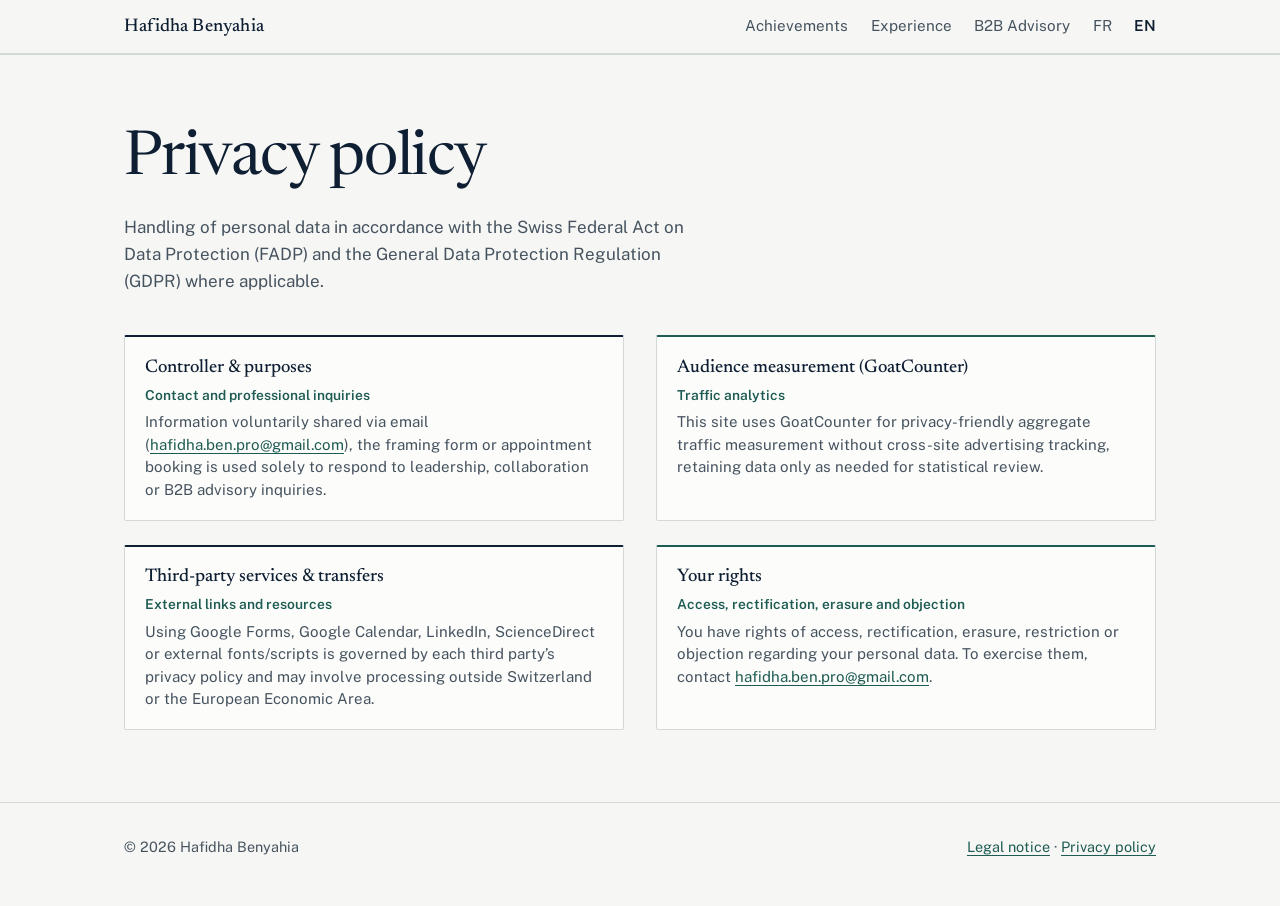
<file: en/privacy.html>
<!DOCTYPE html>
<html lang="en">
<head>
<meta charset="utf-8">
<meta name="viewport" content="width=device-width, initial-scale=1">
<title>Privacy policy — Hafidha Benyahia</title>
<meta name="description" content="Privacy policy and data protection information (Swiss FADP / GDPR) for Hafidha Benyahia’s website.">
<link rel="canonical" href="https://hafidha-ben.github.io/en/privacy.html">
<link rel="alternate" hreflang="fr" href="https://hafidha-ben.github.io/confidentialite.html">
<link rel="alternate" hreflang="en" href="https://hafidha-ben.github.io/en/privacy.html">
<link rel="preconnect" href="https://fonts.googleapis.com">
<link rel="preconnect" href="https://fonts.gstatic.com" crossorigin>
<link href="https://fonts.googleapis.com/css2?family=Newsreader:ital,opsz,wght@0,6..72,400;0,6..72,500;1,6..72,400&amp;family=Public+Sans:wght@400;500;600&amp;display=swap" rel="stylesheet">
<link rel="stylesheet" href="../styles.css?v=24">
</head>
<body id="top">
<a class="skip" href="#main">Skip to content</a>
<header><div class="wrap">
<a class="brand" href="../">Hafidha Benyahia</a>
<nav class="desktop-nav" aria-label="Main navigation">
<a href="../#achievements">Achievements</a><a href="../#experience">Experience</a><a href="../conseil.html">B2B Advisory</a><a href="../confidentialite.html" hreflang="fr" lang="fr">FR</a><span class="lang" aria-current="true" lang="en">EN</span>
</nav>
<div class="mobile-quick-links" aria-label="Main navigation">
<a class="quick-nav-btn" href="../">Profile</a><a class="quick-nav-btn is-active-target" href="../conseil.html">B2B Advisory</a>
</div>
<details class="mobile-menu">
<summary aria-label="Menu"><span>Menu</span><span class="menu-bars" aria-hidden="true"></span></summary>
<nav class="mobile-nav-panel" onclick="this.parentElement.removeAttribute('open')" aria-label="Main navigation">
<a href="../#achievements">Achievements</a><a href="../#experience">Experience</a><a href="../confidentialite.html" hreflang="fr" lang="fr">FR</a><span class="lang" aria-current="true" lang="en">EN</span>
</nav>
</details>
</div></header>
<main id="main"><section><div class="wrap">
<h1>Privacy policy</h1>
<p class="intro">Handling of personal data in accordance with the Swiss Federal Act on Data Protection (FADP) and the General Data Protection Regulation (GDPR) where applicable.</p>
<div class="creds">
  <article class="cred-card">
    <h3>Controller &amp; purposes</h3>
    <p class="cred-school">Contact and professional inquiries</p>
    <p>Information voluntarily shared via email (<a href="#" class="js-mail" data-mail="aGFmaWRoYS5iZW4ucHJvQGdtYWlsLmNvbQ==">hafidha.ben.pro@gmail.com</a>), the framing form or appointment booking is used solely to respond to leadership, collaboration or B2B advisory inquiries.</p>
  </article>
  <article class="cred-card">
    <h3>Audience measurement (GoatCounter)</h3>
    <p class="cred-school">Traffic analytics</p>
    <p>This site uses GoatCounter for privacy-friendly aggregate traffic measurement without cross-site advertising tracking, retaining data only as needed for statistical review.</p>
  </article>
  <article class="cred-card">
    <h3>Third-party services &amp; transfers</h3>
    <p class="cred-school">External links and resources</p>
    <p>Using Google Forms, Google Calendar, LinkedIn, ScienceDirect or external fonts/scripts is governed by each third party’s privacy policy and may involve processing outside Switzerland or the European Economic Area.</p>
  </article>
  <article class="cred-card">
    <h3>Your rights</h3>
    <p class="cred-school">Access, rectification, erasure and objection</p>
    <p>You have rights of access, rectification, erasure, restriction or objection regarding your personal data. To exercise them, contact <a href="#" class="js-mail" data-mail="aGFmaWRoYS5iZW4ucHJvQGdtYWlsLmNvbQ==">hafidha.ben.pro@gmail.com</a>.</p>
  </article>
</div>
</div></section></main>
<footer><div class="wrap"><span>© 2026 Hafidha Benyahia</span><span><a href="legal-notice.html">Legal notice</a> · <a href="privacy.html">Privacy policy</a></span></div></footer>
<script>
document.querySelectorAll('.js-mail').forEach(el => {
  el.addEventListener('click', e => {
    e.preventDefault();
    const addr = atob(el.getAttribute('data-mail'));
    window.location.href = 'mailto:' + addr;
  });
});
</script>
<script data-goatcounter="https://hafidha-ben.goatcounter.com/count" async src="//gc.zgo.at/count.js"></script>
</body>
</html>
</file>
<file: styles.css>
/* Hafidha Benyahia — Stylesheet */
:root {
  --paper: #F6F7F5;
  --surface: #FCFDFB;
  --ink: #0F1F33;
  --muted: #46535F;
  --rule: #D3D9D6;
  --accent: #1E5B52;
  --serif: "Newsreader", Georgia, "Times New Roman", serif;
  --sans: "Public Sans", system-ui, -apple-system, "Segoe UI", Arial, sans-serif;
}

*, *::before, *::after {
  box-sizing: border-box;
}

html {
  scroll-behavior: smooth;
  scroll-padding-top: 5rem;
}

body {
  margin: 0;
  background: var(--paper);
  color: var(--ink);
  font: 400 1.0625rem/1.6 var(--sans);
  -webkit-font-smoothing: antialiased;
}

a {
  color: var(--accent);
  text-underline-offset: .2em;
  text-decoration-thickness: 1px;
}

a:hover {
  color: var(--ink);
}

:focus-visible {
  outline: 2px solid var(--accent);
  outline-offset: 3px;
}

.wrap {
  max-width: 1080px;
  margin: 0 auto;
  padding: 0 1.5rem;
}

header {
  position: sticky;
  top: 0;
  z-index: 20;
  background: rgba(246, 247, 245, .94);
  backdrop-filter: blur(6px);
  border-bottom: 1px solid var(--rule);
}

header .wrap {
  display: flex;
  align-items: center;
  justify-content: space-between;
  gap: 1rem;
  flex-wrap: wrap;
  padding-top: .9rem;
  padding-bottom: .9rem;
}

.brand {
  font: 500 1.15rem var(--serif);
  color: var(--ink);
  text-decoration: none;
  letter-spacing: .01em;
}

nav.desktop-nav {
  display: flex;
  gap: 1.4rem;
  flex-wrap: wrap;
  font-size: .95rem;
  align-items: center;
}

.mobile-menu,
.mobile-quick-links {
  display: none;
}

nav a {
  color: var(--muted);
  text-decoration: none;
}

nav a:hover {
  color: var(--ink);
  text-decoration: underline;
}

nav a.advisory {
  color: var(--accent);
  border: 1px solid var(--accent);
  padding: .15rem .7rem;
  border-radius: 2px;
}

nav a.advisory:hover {
  background: var(--accent);
  color: #fff;
  text-decoration: none;
}

nav .lang {
  color: var(--ink);
  font-weight: 600;
}

.skip {
  position: absolute;
  left: -999px;
  top: 0;
}

.skip:focus {
  left: 1rem;
  top: 1rem;
  background: var(--ink);
  color: var(--paper);
  padding: .5rem 1rem;
  z-index: 30;
}

/* Hero avec image de fond et texte qui défile par-dessus (desktop & mobile) */
.hero-cover {
  position: relative;
  min-height: 74vh;
  display: flex;
  align-items: flex-end;
  padding: 5rem 0 3.5rem;
  background-color: #0F1F33;
  background-image:
    linear-gradient(90deg, #0F1F33 0%, #0F1F33 46%, rgba(15, 31, 51, 0.90) 56%, rgba(15, 31, 51, 0.64) 68%, rgba(15, 31, 51, 0.30) 80%, rgba(15, 31, 51, 0.0) 94%),
    linear-gradient(180deg, rgba(15, 31, 51, 0.55) 0%, rgba(15, 31, 51, 0.0) 24%),
    url("Photo%20portrait%20Hafidha%20Benyahia.jpg");
  background-size: 100% 100%, 100% 100%, auto 100%;
  background-position: 0 0, 0 0, 100% 10%;
  background-repeat: no-repeat, no-repeat, no-repeat;
  background-attachment: scroll, scroll, scroll;
  color: #F6F7F5;
}

.hero-cover.en-bg {
  background-image:
    linear-gradient(90deg, #0F1F33 0%, #0F1F33 46%, rgba(15, 31, 51, 0.90) 56%, rgba(15, 31, 51, 0.64) 68%, rgba(15, 31, 51, 0.30) 80%, rgba(15, 31, 51, 0.0) 94%),
    linear-gradient(180deg, rgba(15, 31, 51, 0.55) 0%, rgba(15, 31, 51, 0.0) 24%),
    url("../Photo%20portrait%20Hafidha%20Benyahia.jpg");
}

.hero-cover .wrap {
  width: 100%;
  position: relative;
  z-index: 2;
}

.hero-cover .role {
  margin: 0 0 .8rem;
  font-weight: 600;
  color: #D3D9D6;
  font-size: .95rem;
  letter-spacing: .04em;
  text-transform: uppercase;
}

.hero-cover h1 {
  font: 400 clamp(2.4rem, 5.2vw, 4.15rem)/1.05 var(--serif);
  letter-spacing: -.02em;
  margin: 0 0 1.2rem;
  max-width: 18ch;
  color: #FCFDFB;
}

.hero-cover .lead {
  font: 400 1.28rem/1.5 var(--serif);
  max-width: 44ch;
  margin: 0 0 .85rem;
  color: #F6F7F5;
}

.hero-cover .sub {
  color: #D3D9D6;
  font-size: .96rem;
  margin: 0 0 1.85rem;
  max-width: 52ch;
}

.hero-cover .cta a {
  border-color: rgba(252, 253, 251, 0.72);
  color: #FCFDFB;
  background: rgba(15, 31, 51, 0.35);
}

.hero-cover .cta a.btn {
  background: #FCFDFB;
  color: #0F1F33;
  border-color: #FCFDFB;
}

.hero-cover .cta a:hover,
.hero-cover .cta a.btn:hover {
  background: var(--accent);
  border-color: var(--accent);
  color: #FCFDFB;
}

.hero-cover .facts {
  border-top-color: rgba(211, 217, 214, 0.28);
}

.hero-cover .facts li {
  color: #D3D9D6;
}

.hero-cover .facts strong {
  color: #FCFDFB;
}


.mobile-hero-portrait {
  display: none;
}

/* Panneau de contenu qui remonte par-dessus l'image au défilement */
.content-sheet {
  position: relative;
  z-index: 5;
  background: var(--paper);
  box-shadow: 0 -18px 42px rgba(15, 31, 51, 0.22);
}

.role {
  margin: 0 0 1rem;
  font-weight: 600;
  color: var(--accent);
  font-size: 1rem;
}

h1 {
  font: 400 clamp(2.3rem, 4.8vw, 3.9rem)/1.06 var(--serif);
  letter-spacing: -.02em;
  margin: 0 0 1.35rem;
}

.lead {
  font: 400 1.3rem/1.5 var(--serif);
  max-width: 38ch;
  margin: 0 0 1rem;
}

.sub {
  color: var(--muted);
  font-size: .98rem;
  margin: 0 0 2rem;
  max-width: 48ch;
}

.cta {
  display: flex;
  gap: .85rem;
  align-items: stretch;
  flex-wrap: wrap;
}

.cta a,
.cta .btn,
.btn,
.contact-cta-group a {
  display: inline-flex;
  align-items: center;
  justify-content: center;
  min-width: 235px;
  min-height: 46px;
  padding: .75rem 1.35rem;
  text-align: center;
  text-decoration: none;
  font-weight: 500;
  font-size: .94rem;
  border-radius: 2px;
  border: 1px solid var(--ink);
  background: transparent;
  color: var(--ink);
  box-sizing: border-box;
  transition: background-color .18s ease, color .18s ease, border-color .18s ease;
}

.cta a.btn,
.btn,
.contact-cta-group a.primary-action {
  background: var(--ink);
  color: var(--paper);
  border-color: var(--ink);
}

.cta a:hover,
.cta a.btn:hover,
.btn:hover,
.contact-cta-group a:hover {
  background: var(--accent);
  border-color: var(--accent);
  color: #fff;
}

.facts {
  list-style: none;
  margin: 3.25rem 0 0;
  padding: 1.5rem 0 0;
  border-top: 1px solid var(--rule);
  display: grid;
  grid-template-columns: repeat(4, 1fr);
  gap: 2rem;
}

.facts li {
  font-size: .94rem;
  color: var(--muted);
  line-height: 1.45;
}

.facts strong {
  display: block;
  font: 400 1.7rem/1.2 var(--serif);
  color: var(--ink);
  margin-bottom: .2rem;
}

section {
  padding: 4.5rem 0;
  border-top: 1px solid var(--rule);
}

.content-sheet > section:first-child {
  border-top: 0;
}

h2 {
  font: 400 clamp(1.8rem, 3.4vw, 2.4rem)/1.15 var(--serif);
  letter-spacing: -.01em;
  margin: 0 0 .5rem;
}

.intro {
  color: var(--muted);
  max-width: 56ch;
  margin: 0 0 2.5rem;
}

/* Vignettes Réalisations : KPI + Titre + Contexte + Mini-schéma métier + Détails au clic */
.vignette-grid {
  display: grid;
  grid-template-columns: repeat(3, 1fr);
  gap: 1.25rem;
}

.vignette-card {
  background: var(--surface);
  border: 1px solid var(--rule);
  border-top: 2px solid var(--ink);
  border-radius: 2px;
  padding: 1.25rem 1.3rem 1.15rem;
  display: flex;
  flex-direction: column;
  justify-content: space-between;
  gap: .85rem;
}

.vignette-card:nth-child(even) {
  border-top-color: var(--accent);
}

.vignette-top {
  display: flex;
  flex-direction: column;
  gap: .35rem;
}

.vignette-kpi {
  font: 600 .8rem/1.3 var(--sans);
  color: var(--accent);
  letter-spacing: .02em;
}

.vignette-card h3 {
  font: 500 1.2rem/1.25 var(--serif);
  margin: 0;
  color: var(--ink);
}

.vignette-meta {
  font-size: .84rem;
  color: var(--muted);
  margin: 0;
}

.vignette-context {
  font-size: .9rem;
  line-height: 1.48;
  color: var(--muted);
  margin: .2rem 0 0;
}

.vignette-context strong {
  color: var(--ink);
  font-weight: 500;
}

.vignette-visual {
  background: var(--paper);
  border: 1px solid #E3E7E4;
  border-radius: 2px;
  padding: .6rem .75rem;
}

.vignette-visual svg {
  display: block;
  width: 100%;
  height: auto;
}

.vignette-more {
  border-top: 1px solid var(--rule);
  padding-top: .65rem;
  font-size: .88rem;
}

.vignette-more summary {
  list-style: none;
  cursor: pointer;
  color: var(--accent);
  font-size: .8rem;
  font-weight: 600;
  letter-spacing: .02em;
  display: inline-flex;
  justify-content: center;
  align-items: center;
  gap: .4rem;
  min-width: 170px;
  height: 30px;
  padding: .15rem .65rem;
  border: 1px solid rgba(30, 91, 82, 0.35);
  background: rgba(30, 91, 82, 0.06);
  border-radius: 2px;
  white-space: nowrap;
}

.vignette-more[open] summary {
  background: var(--accent);
  color: #FCFDFB;
  border-color: var(--accent);
}

.vignette-more summary::-webkit-details-marker {
  display: none;
}

.vignette-more summary::after {
  content: "+";
  font-size: 1.05rem;
}

.vignette-more[open] summary::after {
  content: "−";
}

.vignette-more p {
  margin: .55rem 0 0;
  color: var(--muted);
  line-height: 1.5;
}

/* Parcours harmonisé : rôle + accroche permanente + détails dépliables au clic */
.timeline {
  list-style: none;
  margin: 0;
  padding: 0;
}

.timeline > li {
  padding: 1.15rem 0;
  border-top: 1px solid var(--rule);
}

.timeline > li:first-child {
  border-top: 0;
  padding-top: 0;
}

.exp-entry > summary {
  list-style: none;
  cursor: pointer;
  display: flex;
  flex-direction: column;
  gap: .25rem;
  padding: .25rem .4rem;
  margin: -.25rem -.4rem;
  border-radius: 2px;
  transition: background-color .15s ease;
}

.exp-entry > summary:hover {
  background: rgba(30, 91, 82, 0.05);
}

.exp-entry > summary::-webkit-details-marker {
  display: none;
}



.exp-entry h3 {
  font: 500 1.2rem/1.25 var(--serif);
  margin: 0;
  color: var(--ink);
}

.exp-head-row {
  display: flex;
  justify-content: space-between;
  align-items: flex-start;
  flex-wrap: nowrap;
  gap: .75rem;
  width: 100%;
}

.exp-entry h3 {
  display: block;
  flex: 1 1 auto;
}

.exp-head-row::after {
  content: "Détails +";
  display: inline-flex;
  align-items: center;
  justify-content: center;
  flex: 0 0 auto;
  min-width: 96px;
  height: 28px;
  font-family: var(--sans);
  font-size: .76rem;
  font-weight: 600;
  letter-spacing: .02em;
  color: var(--accent);
  border: 1px solid rgba(30, 91, 82, 0.35);
  background: rgba(30, 91, 82, 0.06);
  padding: .15rem .55rem;
  border-radius: 2px;
  white-space: nowrap;
}

.exp-entry[open] .exp-head-row::after {
  content: "Réduire −";
  background: var(--accent);
  color: #FCFDFB;
  border-color: var(--accent);
}

html[lang="en"] .exp-head-row::after {
  content: "Details +";
}

html[lang="en"] .exp-entry[open] .exp-head-row::after {
  content: "Hide −";
}

.exp-tagline {
  margin: 0;
  color: var(--muted);
  font-size: .96rem;
}

.exp-body {
  margin-top: .7rem;
  padding-top: .7rem;
  border-top: 1px dashed var(--rule);
  color: var(--muted);
  font-size: .94rem;
}

.exp-meta {
  font-size: .86rem;
  font-weight: 600;
  color: var(--accent);
  margin: 0 0 .35rem;
}

.exp-body p {
  margin: 0;
  line-height: 1.55;
}

/* Formation et distinctions harmonisées */
.creds {
  display: grid;
  grid-template-columns: repeat(2, 1fr);
  gap: 1.5rem 2rem;
}

.cred-card {
  background: var(--surface);
  border: 1px solid var(--rule);
  border-top: 2px solid var(--ink);
  border-radius: 2px;
  padding: 1.15rem 1.25rem;
}

.cred-card:nth-child(even) {
  border-top-color: var(--accent);
}

.cred-card h3 {
  font: 500 1.15rem/1.25 var(--serif);
  margin: 0 0 .3rem;
  color: var(--ink);
}

.cred-school {
  font-size: .86rem;
  font-weight: 600;
  color: var(--accent);
  margin: 0 0 .35rem;
}

.cred-card p:last-child {
  margin: 0;
  color: var(--muted);
  font-size: .94rem;
  line-height: 1.5;
}

/* En dehors du cadre : pictogrammes sobres en filigrane en arrière-plan */
.beyond-title {
  margin: 3rem 0 0;
  font: 500 1.05rem var(--serif);
  color: var(--muted);
}

.beyond {
  list-style: none;
  margin: .75rem 0 0;
  padding: 1.5rem 0 0;
  border-top: 1px solid var(--rule);
  display: grid;
  grid-template-columns: repeat(4, 1fr);
  gap: 1.25rem;
  font-size: .94rem;
  color: var(--muted);
}

.beyond li {
  position: relative;
  overflow: hidden;
  background: var(--surface);
  border: 1px solid var(--rule);
  border-radius: 2px;
  padding: 1rem 1.05rem 1.1rem;
  min-height: 112px;
}

.beyond-content {
  position: relative;
  z-index: 2;
  max-width: 88%;
}

.beyond strong {
  display: block;
  font: 500 1.08rem var(--serif);
  color: var(--ink);
  margin-bottom: .25rem;
}

.beyond-watermark {
  position: absolute;
  right: -4px;
  bottom: -6px;
  width: 66px;
  height: 66px;
  pointer-events: none;
  z-index: 1;
}

.beyond-watermark svg {
  width: 100%;
  height: 100%;
  display: block;
}

#contact .wrap {
  display: grid;
  grid-template-columns: 1fr 1fr;
  gap: 3rem;
  align-items: start;
}

.contact-list {
  list-style: none;
  margin: 0;
  padding: 0;
  font-size: 1.02rem;
}

.contact-list li {
  padding: .55rem 0;
  border-top: 1px solid var(--rule);
}

.contact-list li:first-child {
  border-top: 0;
}

/* Page Conseil B2B */
.advisory-hero {
  padding: 4.5rem 0 3.5rem;
}

.advisory-hero .wrap {
  display: block;
}

.advisory-hero h1 {
  max-width: 22ch;
}

.advisory-hero .lead {
  max-width: 64ch;
}

.advisory-hero .sub {
  max-width: 68ch;
}

.advisory-note {
  background: var(--surface);
  border: 1px solid var(--rule);
  border-left: 3px solid var(--accent);
  border-radius: 2px;
  padding: 1.1rem 1.35rem;
  margin-bottom: 2.25rem;
  color: var(--muted);
  font-size: .96rem;
}

.advisory-note strong {
  display: block;
  color: var(--ink);
  font-weight: 600;
  margin-bottom: .35rem;
}

.proof-grid,
.offers-grid,
.steps-grid {
  display: grid;
  grid-template-columns: repeat(3, 1fr);
  gap: 1.5rem;
}

.proof-card {
  background: var(--surface);
  border: 1px solid var(--rule);
  border-top: 2px solid var(--accent);
  padding: 1.2rem 1.25rem;
  border-radius: 2px;
  display: flex;
  flex-direction: column;
  justify-content: space-between;
  gap: .9rem;
}

.proof-card h3 {
  font: 500 1.15rem/1.25 var(--serif);
  margin: 0 0 .35rem;
}

.proof-card p {
  margin: 0;
  color: var(--muted);
  font-size: .94rem;
}

.proof-visual {
  background: var(--paper);
  border: 1px solid #E3E7E4;
  border-radius: 2px;
  padding: .55rem;
}

.proof-visual svg {
  display: block;
  width: 100%;
  height: auto;
}

.offer-card {
  background: var(--surface);
  border: 1px solid var(--rule);
  border-top: 2px solid var(--ink);
  padding: 1.35rem;
  border-radius: 2px;
  display: flex;
  flex-direction: column;
  justify-content: space-between;
  gap: 1.1rem;
}

.offer-card.featured {
  border-top-color: var(--accent);
}

.offer-tag {
  font-size: .78rem;
  font-weight: 600;
  text-transform: uppercase;
  letter-spacing: .08em;
  color: var(--accent);
  margin-bottom: .35rem;
}

.offer-card h3 {
  font: 500 1.28rem/1.25 var(--serif);
  margin: 0;
}

.offer-card p {
  margin: .5rem 0 0;
  color: var(--muted);
  font-size: .95rem;
}

.offer-list {
  list-style: none;
  margin: .9rem 0 0;
  padding: 0;
  font-size: .92rem;
}

.offer-list li {
  padding: .38rem 0;
  border-top: 1px solid var(--rule);
}

.offer-list li:first-child {
  border-top: 0;
}

.offer-scope-details {
  margin-top: .85rem;
  padding-top: .65rem;
  border-top: 1px dashed var(--rule);
  font-size: .85rem;
  color: var(--muted);
}

.offer-scope-details > summary {
  list-style: none;
  cursor: pointer;
  font-weight: 600;
  color: var(--ink);
  display: flex;
  justify-content: space-between;
  align-items: center;
}

.offer-scope-details > summary::-webkit-details-marker {
  display: none;
}

.offer-scope-details > summary::after {
  content: "+";
  color: var(--accent);
  font-size: 1rem;
}

.offer-scope-details[open] > summary::after {
  content: "−";
}

.offer-scope-details p {
  margin: .45rem 0 0;
  font-size: .84rem;
  color: var(--muted);
  line-height: 1.45;
}

.offer-meta {
  font-size: .85rem;
  color: var(--muted);
  padding-top: .75rem;
  border-top: 1px solid var(--rule);
}

.step-num {
  font: 500 1.35rem/1.2 var(--serif);
  color: var(--accent);
  margin-bottom: .4rem;
}

.steps-grid h3 {
  font: 500 1.2rem/1.25 var(--serif);
  margin: 0;
}

.steps-grid p {
  margin: .4rem 0 0;
  color: var(--muted);
  font-size: .95rem;
}

.sector-box {
  border-left: 2px solid var(--accent);
  padding: .15rem 0 .15rem 1.25rem;
  max-width: 68ch;
}

.sector-box p {
  margin: .4rem 0 0;
  color: var(--muted);
  font-size: .98rem;
}

.contact-actions {
  display: flex;
  flex-direction: column;
  gap: 1.25rem;
}

.contact-cta-group {
  display: flex;
  flex-wrap: wrap;
  gap: .75rem;
}

footer {
  padding: 2rem 0 3rem;
  border-top: 1px solid var(--rule);
  color: var(--muted);
  font-size: .9rem;
}

footer .wrap {
  display: flex;
  justify-content: space-between;
  gap: 1rem;
  flex-wrap: wrap;
}

@media (prefers-reduced-motion: reduce) {
  html { scroll-behavior: auto; }
  .hero-cover { background-attachment: scroll; }
}

@media (max-width: 1020px) {
  .vignette-grid { grid-template-columns: repeat(2, 1fr); }
}

@media (max-width: 820px) {
  body {
    font-size: 1.0625rem;
  }
  header .wrap {
    flex-wrap: wrap;
    row-gap: .5rem;
    column-gap: .65rem;
    padding-top: .6rem;
    padding-bottom: .6rem;
    position: relative;
  }
  .brand {
    font-size: 1.08rem;
    order: 1;
  }
  nav.desktop-nav {
    display: none;
  }
  .mobile-menu {
    display: block;
    margin-left: auto;
    order: 2;
  }
  .mobile-quick-links {
    display: flex;
    align-items: center;
    gap: .55rem;
    width: 100%;
    order: 3;
  }
  .mobile-quick-links a.quick-nav-btn {
    flex: 1 1 0;
    display: inline-flex;
    align-items: center;
    justify-content: center;
    min-height: 34px;
    padding: .28rem .65rem;
    border-radius: 2px;
    font: 500 .86rem/1.1 var(--sans);
    text-decoration: none;
    text-align: center;
    color: var(--ink);
    background: var(--surface);
    border: 1px solid var(--rule);
  }
  .mobile-quick-links a.quick-nav-btn.is-active-target {
    background: var(--accent);
    color: #FCFDFB;
    border-color: var(--accent);
  }
  .mobile-menu > summary {
    list-style: none;
    display: inline-flex;
    align-items: center;
    gap: .5rem;
    padding: .38rem .75rem;
    border: 1px solid var(--rule);
    border-radius: 2px;
    background: var(--surface);
    color: var(--ink);
    font: 500 .88rem/1 var(--sans);
    cursor: pointer;
    user-select: none;
  }
  .mobile-menu > summary::-webkit-details-marker {
    display: none;
  }
  .mobile-menu[open] > summary {
    border-color: var(--ink);
    background: var(--ink);
    color: var(--paper);
  }
  .menu-bars {
    position: relative;
    display: inline-block;
    width: 14px;
    height: 10px;
    border-top: 1.5px solid currentColor;
    border-bottom: 1.5px solid currentColor;
  }
  .menu-bars::after {
    content: "";
    position: absolute;
    left: 0;
    right: 0;
    top: 50%;
    transform: translateY(-50%);
    border-top: 1.5px solid currentColor;
  }
  .mobile-nav-panel {
    position: absolute;
    top: 100%;
    left: 0;
    right: 0;
    display: flex;
    flex-direction: column;
    align-items: stretch;
    gap: 0;
    padding: .5rem 1.25rem .85rem;
    background: var(--paper);
    border-bottom: 1px solid var(--rule);
    box-shadow: 0 12px 28px rgba(15, 31, 51, 0.12);
    font-size: .96rem;
  }
  .mobile-nav-panel a,
  .mobile-nav-panel .lang {
    padding: .62rem 0;
    border-bottom: 1px solid var(--rule);
  }
  .mobile-nav-panel a:last-child,
  .mobile-nav-panel .lang:last-child {
    border-bottom: none;
  }
  .mobile-nav-panel a.advisory {
    margin: .55rem 0;
    padding: .55rem .85rem;
    text-align: center;
    border: 1px solid var(--accent);
  }
  .offer-list.desktop-offer-list {
    display: none;
  }
  .mobile-offers-toggle {
    display: block !important;
    margin-top: .85rem;
    padding-top: .65rem;
    border-top: 1px dashed var(--rule);
    font-size: .85rem;
    color: var(--muted);
  }
  .mobile-offers-toggle > summary {
    list-style: none;
    cursor: pointer;
    font-weight: 600;
    color: var(--ink);
    display: flex;
    justify-content: space-between;
    align-items: center;
  }
  .mobile-offers-toggle > summary::-webkit-details-marker {
    display: none;
  }
  .mobile-offers-toggle > summary::after {
    content: "+";
    color: var(--accent);
    font-size: 1rem;
  }
  .mobile-offers-toggle[open] > summary::after {
    content: "−";
  }
  .mobile-offers-toggle > ul.offer-list {
    margin: .55rem 0 0;
  }
  .mobile-context-toggle {
    margin: 0 0 .5rem;
  }
  .mobile-context-toggle > summary {
    display: inline-flex;
    align-items: center;
    justify-content: center;
    gap: .4rem;
    min-width: 170px;
    height: 30px;
    padding: .15rem .65rem;
    border: 1px solid rgba(30, 91, 82, 0.35);
    background: rgba(30, 91, 82, 0.06);
    color: var(--accent);
    border-radius: 2px;
    font-size: .8rem;
    font-weight: 600;
    line-height: 1;
    white-space: nowrap;
  }
  .mobile-context-toggle[open] > summary {
    background: var(--accent);
    color: #FCFDFB;
    border-color: var(--accent);
  }
  .mobile-context-toggle > summary span {
    display: inline-block;
    color: inherit;
  }
  .mobile-context-toggle > p.vignette-context {
    display: none;
    margin-top: .55rem;
  }
  .mobile-context-toggle[open] > p.vignette-context {
    display: block;
  }
  .wrap {
    padding: 0 1.25rem;
  }
  .hero-cover {
    background-color: #0F1F33;
    background-image: none;
    background-attachment: scroll;
    min-height: auto;
    padding: 2.6rem 0 2.5rem;
  }
  .hero-cover.en-bg {
    background-image: none;
  }
  .mobile-hero-portrait {
    display: block;
    width: 156px;
    height: 156px;
    min-width: 156px;
    min-height: 156px;
    aspect-ratio: 1 / 1;
    flex: 0 0 auto;
    overflow: hidden;
    clip-path: circle(50% at 50% 50%);
    -webkit-clip-path: circle(50% at 50% 50%);
    margin: 1.5rem auto 1.65rem;
    border-radius: 50%;
    border: 1px solid rgba(246, 247, 245, 0.14);
    background-color: #0F1F33;
    background-image: url("Photo%20portrait%20Hafidha%20Benyahia.jpg");
    background-size: cover;
    background-position: 50% 18%;
    background-repeat: no-repeat;
  }
  .mobile-hero-portrait.en-bg {
    background-image: url("../Photo%20portrait%20Hafidha%20Benyahia.jpg");
  }

  .exp-head-row {
    align-items: flex-start;
    flex-wrap: nowrap;
    gap: .6rem;
  }
  .exp-entry h3 {
    flex: 1 1 auto;
    min-width: 0;
    font-size: 1.02rem;
    line-height: 1.3;
  }
  .exp-head-row::after {
    flex: 0 0 92px;
    width: 92px;
    min-width: 92px;
    height: 28px;
    margin-top: .1rem;
    font-size: .74rem;
    padding: 0 .4rem;
  }

  .hero-cover h1 {
    font-size: clamp(2.15rem, 8.2vw, 2.8rem);
    margin: 0 0 1.4rem;
  }
  .hero-cover .lead {
    font-size: 1.12rem;
    line-height: 1.54;
    margin: 0 0 1rem;
  }
  .advisory-hero { padding: 3rem 0 2.5rem; }
  .advisory-hero .wrap, #contact .wrap { grid-template-columns: 1fr; gap: 2rem; }
  .cta a, .cta .btn, .contact-cta-group a { width: 100%; min-width: 0; }
  .facts { grid-template-columns: repeat(2, 1fr); gap: 1.2rem; }
  .vignette-grid, .beyond, .proof-grid, .offers-grid, .steps-grid, .creds {
    grid-template-columns: 1fr;
    gap: 1.25rem;
  }

  /* Frise verticale compacte sur mobile */
  .timeline {
    position: relative;
    padding-left: 1.1rem;
    border-left: 1.5px solid var(--rule);
  }
  .timeline > li {
    position: relative;
    padding: .85rem 0 .85rem .6rem;
    border-top: 0;
    border-bottom: 1px solid var(--rule);
  }
  .timeline > li:last-child {
    border-bottom: 0;
  }
  .timeline > li::before {
    content: "";
    position: absolute;
    left: -1.39rem;
    top: 1.15rem;
    width: 8px;
    height: 8px;
    border-radius: 50%;
    background: var(--accent);
  }

  section { padding: 3.2rem 0; }
}

@media (max-width: 460px) {
  .facts { grid-template-columns: 1fr; }
}


@keyframes panelReveal {
  from {
    opacity: 0;
    transform: translateY(-4px);
  }
  to {
    opacity: 1;
    transform: translateY(0);
  }
}

.exp-entry[open] > p:not(.exp-tagline),
.exp-entry[open] > ul,
.exp-entry[open] > div {
  animation: panelReveal .22s ease-out both;
}

.vignette-more[open] > *:not(summary) {
  animation: panelReveal .2s ease-out both;
}

@media (prefers-reduced-motion: reduce) {
  .exp-entry[open] > p:not(.exp-tagline),
  .exp-entry[open] > ul,
  .exp-entry[open] > div,
  .vignette-more[open] > *:not(summary) {
    animation: none;
  }
}



}

@media (min-width: 821px) {
  .mobile-context-toggle > summary,
  .mobile-offers-toggle {
    display: none;
  }
  .offer-list.desktop-offer-list {
    display: block;
  }
}
</file>
